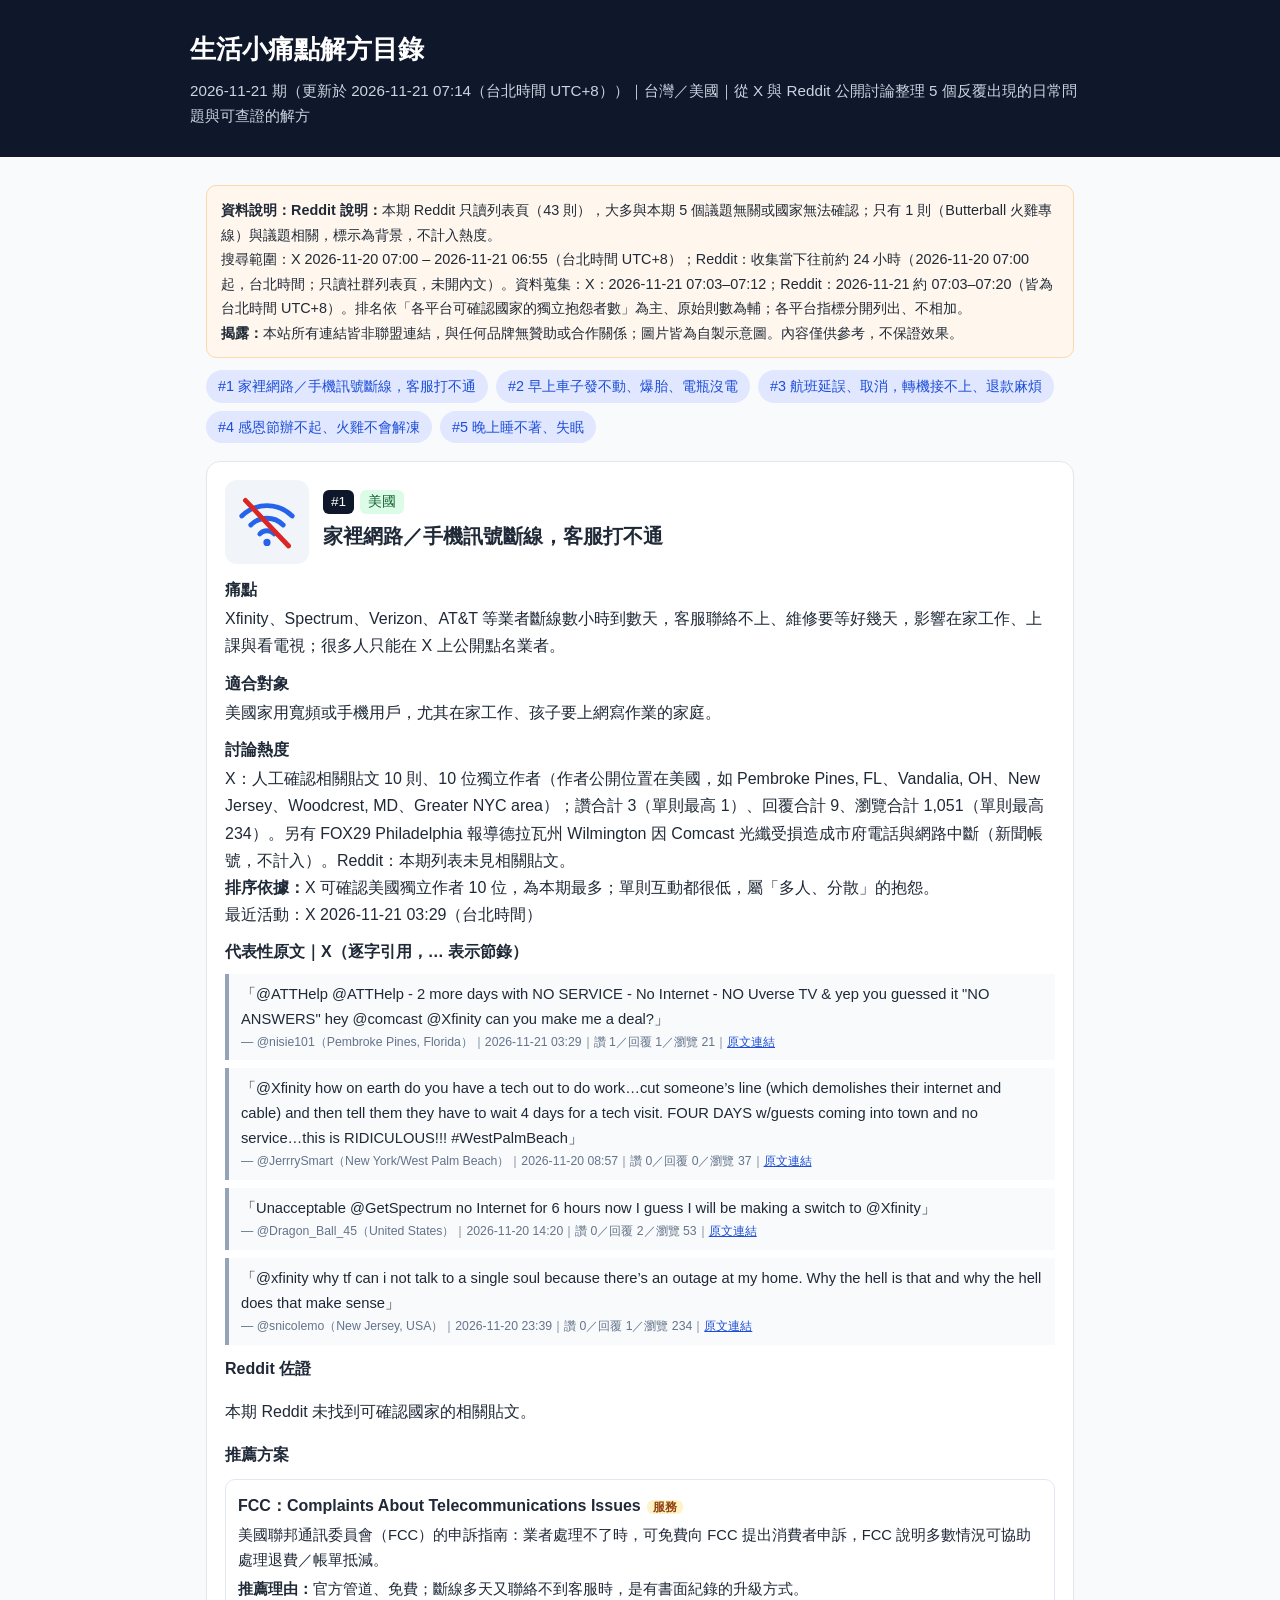
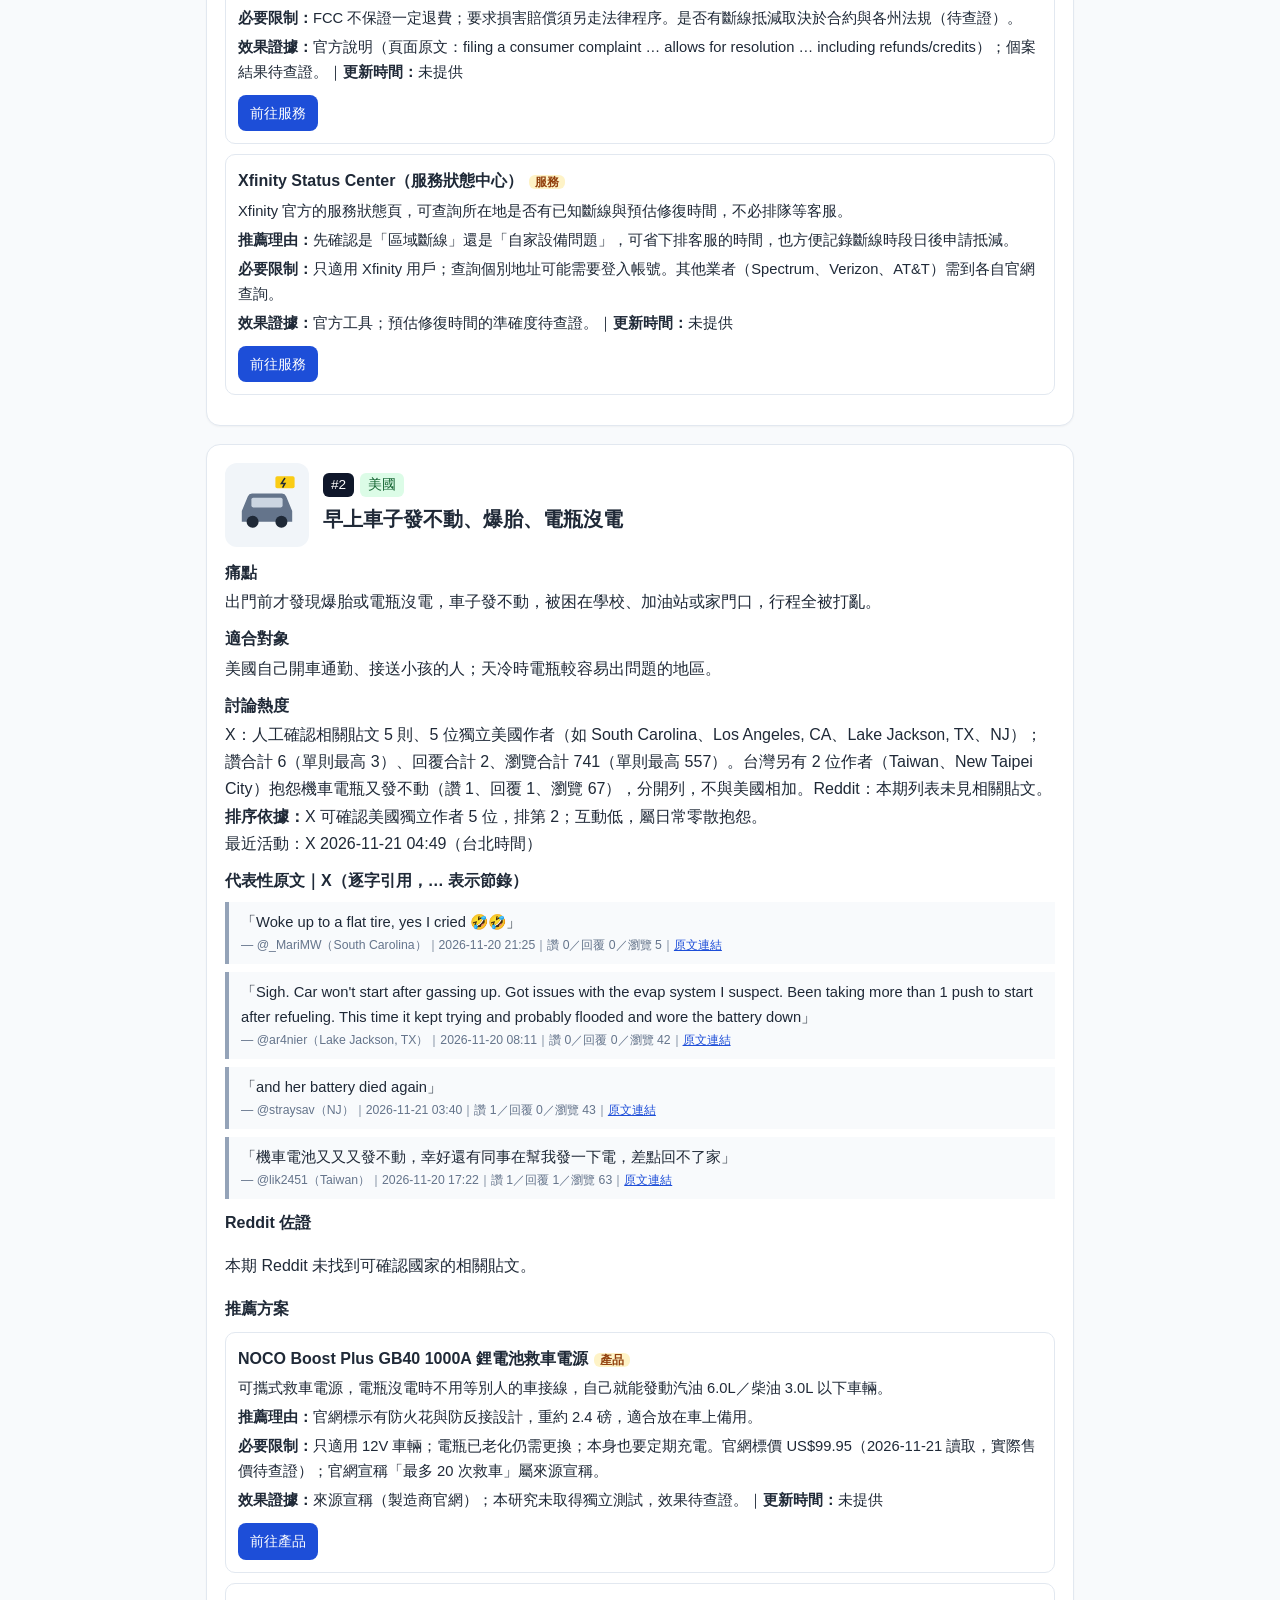
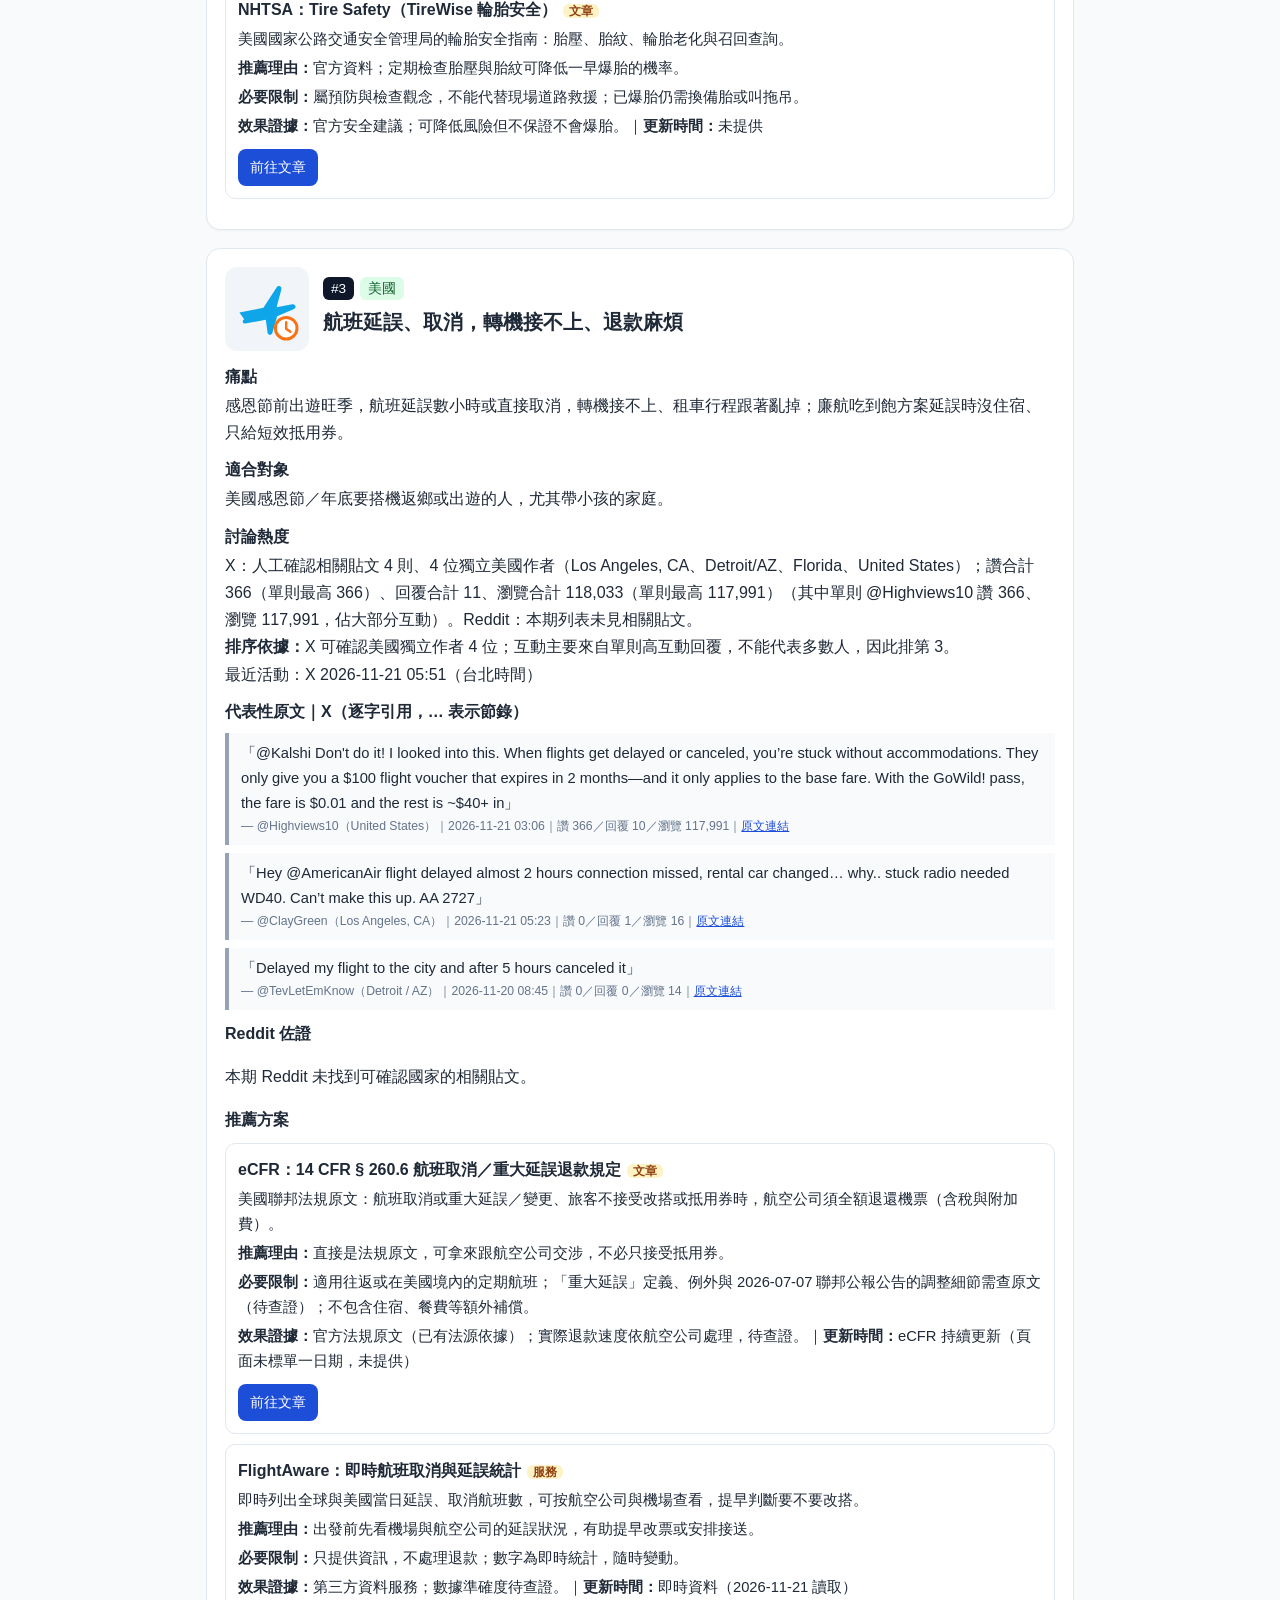
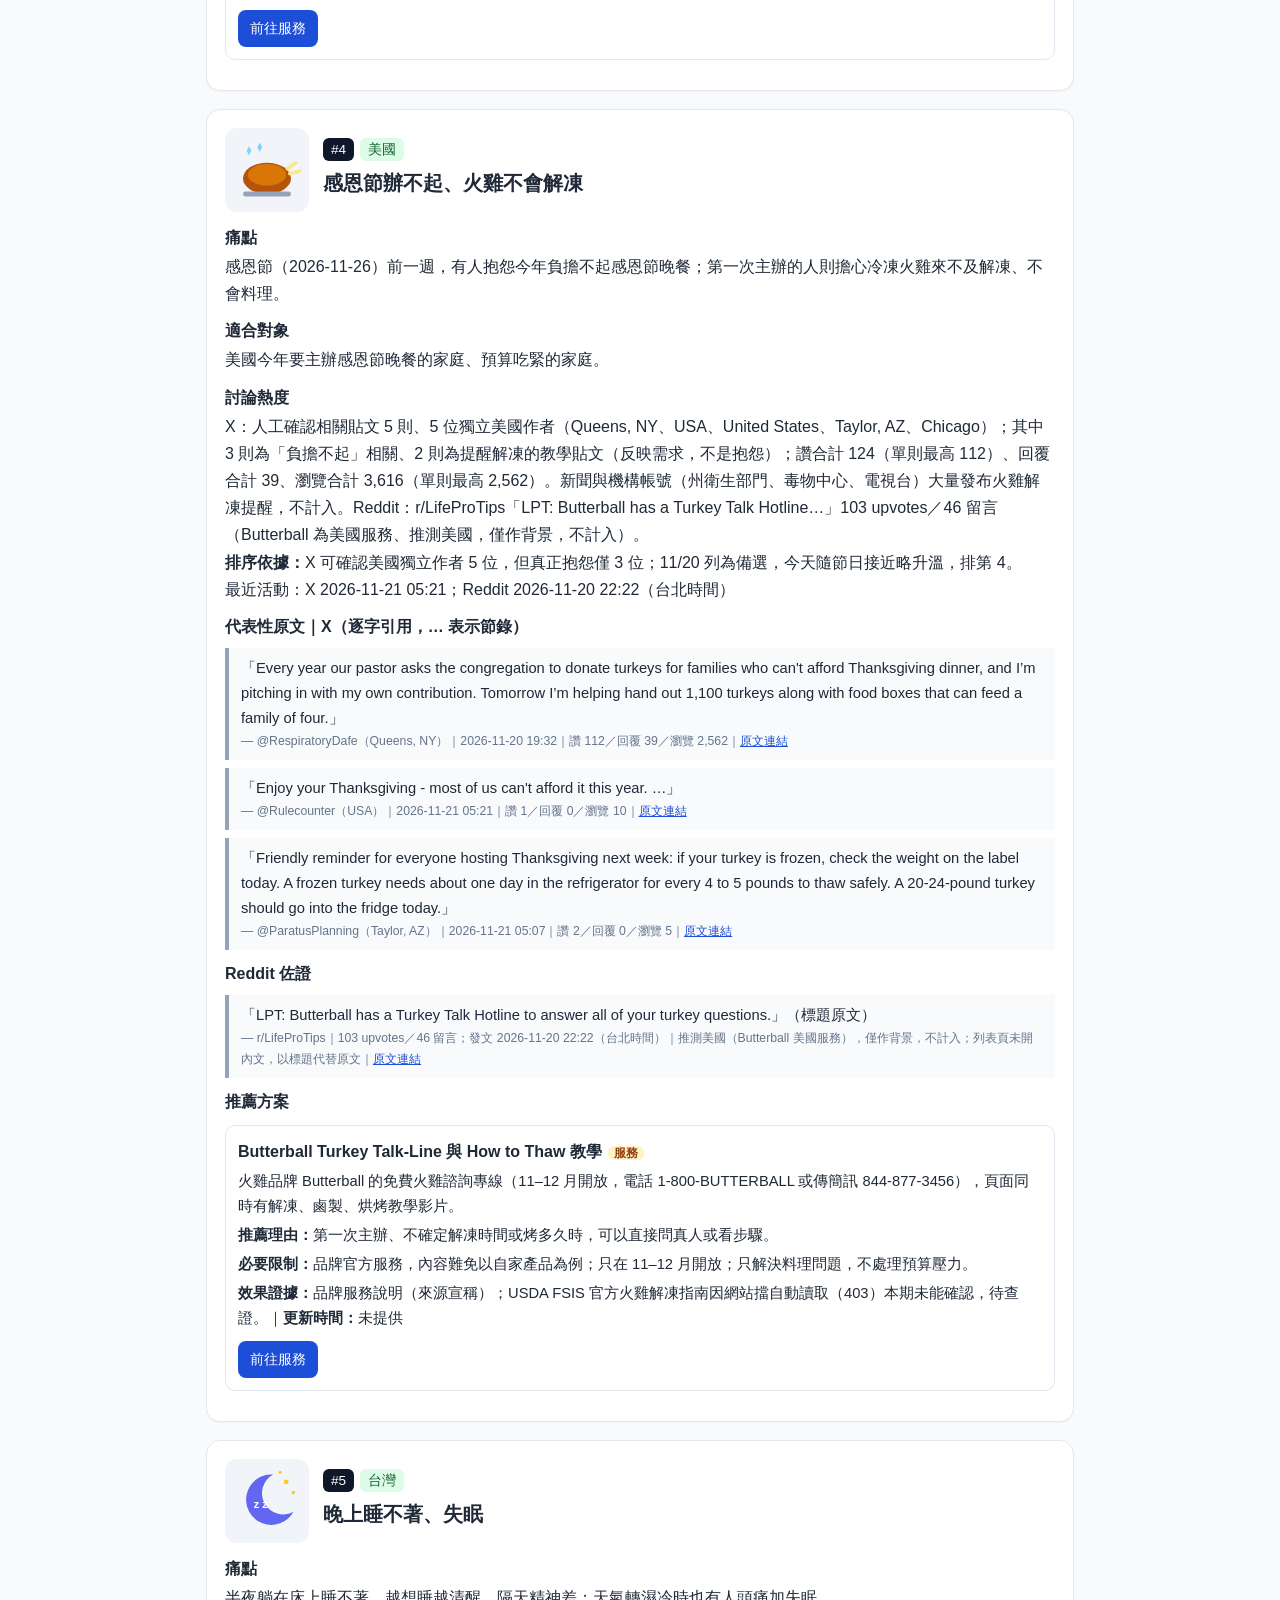
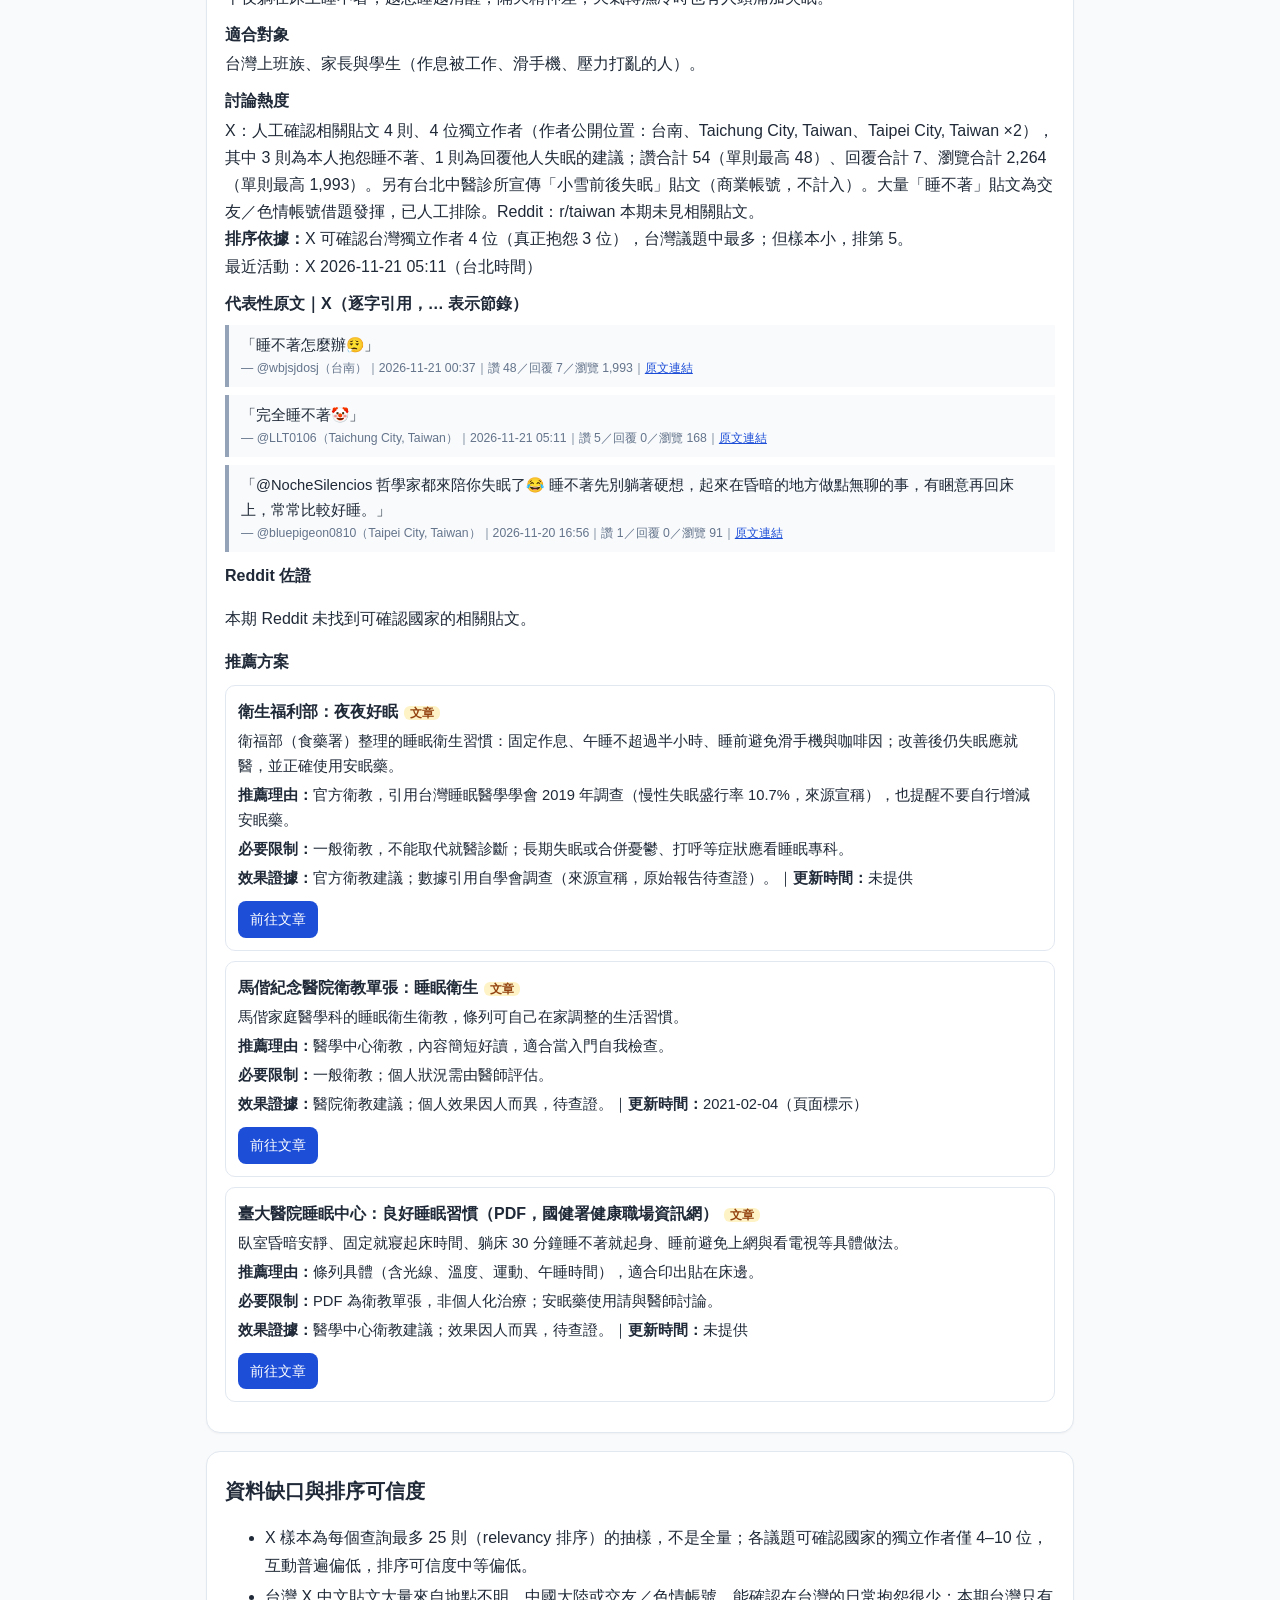
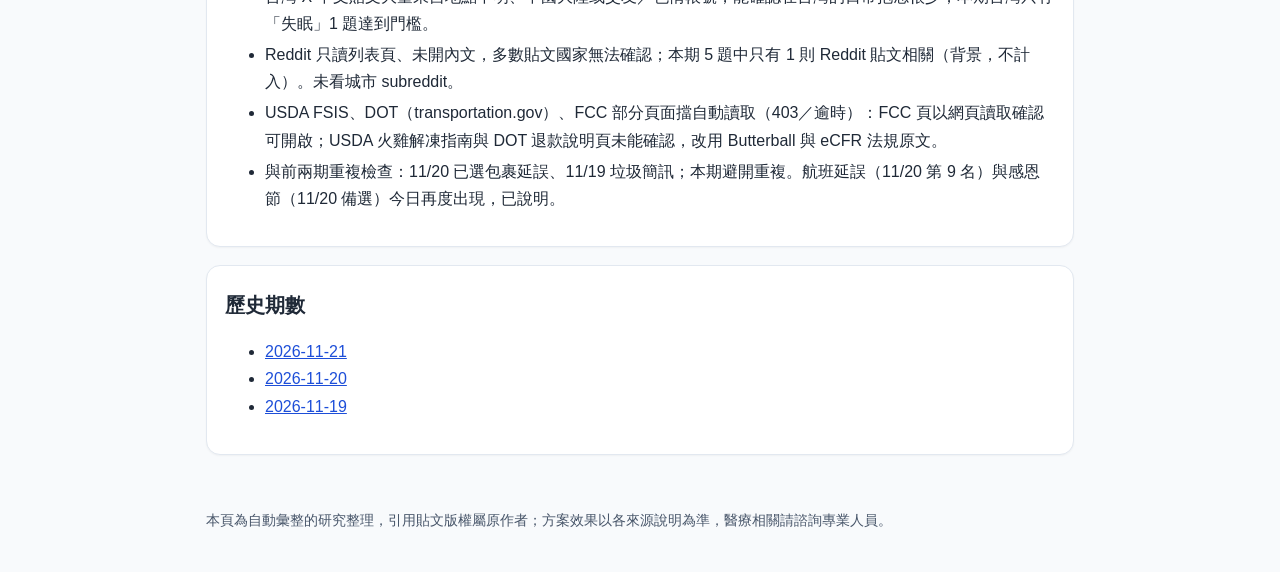
<file: index.html>
<!doctype html><html lang="zh-Hant-TW"><head><meta charset="utf-8"><meta name="viewport" content="width=device-width,initial-scale=1"><title>生活小痛點解方目錄｜2026-11-21</title><meta name="description" content="從 X 討論整理台灣、美國使用者反覆抱怨的生活問題與可查證的解決方案。"><link rel="stylesheet" href="assets/style.css"></head><body>
<header><div class="w"><h1>生活小痛點解方目錄</h1><p>2026-11-21 期（更新於 2026-11-21 07:14（台北時間 UTC+8））｜台灣／美國｜從 X 與 Reddit 公開討論整理 5 個反覆出現的日常問題與可查證的解方</p></div></header><main>
<div class="note"><b>資料說明：</b><b>Reddit 說明：</b>本期 Reddit 只讀列表頁（43 則），大多與本期 5 個議題無關或國家無法確認；只有 1 則（Butterball 火雞專線）與議題相關，標示為背景，不計入熱度。<br>搜尋範圍：X 2026-11-20 07:00 – 2026-11-21 06:55（台北時間 UTC+8）；Reddit：收集當下往前約 24 小時（2026-11-20 07:00 起，台北時間；只讀社群列表頁，未開內文）。資料蒐集：X：2026-11-21 07:03–07:12；Reddit：2026-11-21 約 07:03–07:20（皆為台北時間 UTC+8）。排名依「各平台可確認國家的獨立抱怨者數」為主、原始則數為輔；各平台指標分開列出、不相加。<br><b>揭露：</b>本站所有連結皆非聯盟連結，與任何品牌無贊助或合作關係；圖片皆為自製示意圖。內容僅供參考，不保證效果。</div>
<nav class="toc"><a href="#isp-outage">#1 家裡網路／手機訊號斷線，客服打不通</a><a href="#car-wont-start">#2 早上車子發不動、爆胎、電瓶沒電</a><a href="#flight-delay">#3 航班延誤、取消，轉機接不上、退款麻煩</a><a href="#thanksgiving-turkey">#4 感恩節辦不起、火雞不會解凍</a><a href="#insomnia-tw">#5 晚上睡不著、失眠</a></nav>
<section class="card" id="isp-outage"><div class="head"><svg viewBox="0 0 120 120" role="img" aria-label="網路斷線示意圖"><g fill="none" stroke="#2563eb" stroke-width="8" stroke-linecap="round"><path d="M18 50a60 60 0 0 1 84 0"/><path d="M33 65a38 38 0 0 1 54 0"/><path d="M48 80a16 16 0 0 1 24 0"/></g><circle cx="60" cy="94" r="6" fill="#2563eb"/><line x1="24" y1="24" x2="96" y2="100" stroke="#dc2626" stroke-width="8" stroke-linecap="round"/></svg><div><span class="rank">#1</span><span class="tag">美國</span><h2>家裡網路／手機訊號斷線，客服打不通</h2></div></div><dl>
<dt>痛點</dt><dd>Xfinity、Spectrum、Verizon、AT&amp;T 等業者斷線數小時到數天，客服聯絡不上、維修要等好幾天，影響在家工作、上課與看電視；很多人只能在 X 上公開點名業者。</dd><dt>適合對象</dt><dd>美國家用寬頻或手機用戶，尤其在家工作、孩子要上網寫作業的家庭。</dd><dt>討論熱度</dt><dd>X：人工確認相關貼文 10 則、10 位獨立作者（作者公開位置在美國，如 Pembroke Pines, FL、Vandalia, OH、New Jersey、Woodcrest, MD、Greater NYC area）；讚合計 3（單則最高 1）、回覆合計 9、瀏覽合計 1,051（單則最高 234）。另有 FOX29 Philadelphia 報導德拉瓦州 Wilmington 因 Comcast 光纖受損造成市府電話與網路中斷（新聞帳號，不計入）。Reddit：本期列表未見相關貼文。<br><b>排序依據：</b>X 可確認美國獨立作者 10 位，為本期最多；單則互動都很低，屬「多人、分散」的抱怨。<br>最近活動：X 2026-11-21 03:29（台北時間）</dd><dt>代表性原文｜X（逐字引用，… 表示節錄）</dt><dd>
<blockquote>「@ATTHelp @ATTHelp  - 2 more days with NO SERVICE - No Internet - NO Uverse TV &amp; yep you guessed it &quot;NO ANSWERS&quot; hey @comcast @Xfinity  can you make me a deal?」<small>— @nisie101（Pembroke Pines, Florida）｜2026-11-21 03:29｜讚 1／回覆 1／瀏覽 21｜<a href="https://x.com/nisie101/status/2123861427295305741" target="_blank" rel="noopener">原文連結</a></small></blockquote>
<blockquote>「@Xfinity how on earth do you have a tech out to do work…cut someone’s line (which demolishes their internet and cable) and then tell them they have to wait 4 days for a tech visit.  FOUR DAYS w/guests coming into town and no service…this is RIDICULOUS!!! #WestPalmBeach」<small>— @JerrrySmart（New York/West Palm Beach）｜2026-11-20 08:57｜讚 0／回覆 0／瀏覽 37｜<a href="https://x.com/JerrrySmart/status/2123581357246795895" target="_blank" rel="noopener">原文連結</a></small></blockquote>
<blockquote>「Unacceptable @GetSpectrum no Internet for 6 hours now I guess I will be making  a switch to @Xfinity」<small>— @Dragon_Ball_45（United States）｜2026-11-20 14:20｜讚 0／回覆 2／瀏覽 53｜<a href="https://x.com/Dragon_Ball_45/status/2123662632192241810" target="_blank" rel="noopener">原文連結</a></small></blockquote>
<blockquote>「@xfinity why tf can i not talk to a single soul because there’s an outage at my home. 

Why the hell is that and why the hell does that make sense」<small>— @snicolemo（New Jersey, USA）｜2026-11-20 23:39｜讚 0／回覆 1／瀏覽 234｜<a href="https://x.com/snicolemo/status/2123803445505196128" target="_blank" rel="noopener">原文連結</a></small></blockquote>
</dd><dt>Reddit 佐證</dt><dd>
<p>本期 Reddit 未找到可確認國家的相關貼文。</p>
</dd><dt>推薦方案</dt><dd>
<div class="sol"><h4>FCC：Complaints About Telecommunications Issues<span class="cat">服務</span></h4><p>美國聯邦通訊委員會（FCC）的申訴指南：業者處理不了時，可免費向 FCC 提出消費者申訴，FCC 說明多數情況可協助處理退費／帳單抵減。</p><p><b>推薦理由：</b>官方管道、免費；斷線多天又聯絡不到客服時，是有書面紀錄的升級方式。</p><p><b>必要限制：</b>FCC 不保證一定退費；要求損害賠償須另走法律程序。是否有斷線抵減取決於合約與各州法規（待查證）。</p><p><b>效果證據：</b>官方說明（頁面原文：filing a consumer complaint … allows for resolution … including refunds/credits）；個案結果待查證。｜<b>更新時間：</b>未提供</p><a class="btn" href="https://www.fcc.gov/reports-research/guides/complaints-about-telecommunications-issues" target="_blank" rel="noopener">前往服務</a></div>
<div class="sol"><h4>Xfinity Status Center（服務狀態中心）<span class="cat">服務</span></h4><p>Xfinity 官方的服務狀態頁，可查詢所在地是否有已知斷線與預估修復時間，不必排隊等客服。</p><p><b>推薦理由：</b>先確認是「區域斷線」還是「自家設備問題」，可省下排客服的時間，也方便記錄斷線時段日後申請抵減。</p><p><b>必要限制：</b>只適用 Xfinity 用戶；查詢個別地址可能需要登入帳號。其他業者（Spectrum、Verizon、AT&amp;T）需到各自官網查詢。</p><p><b>效果證據：</b>官方工具；預估修復時間的準確度待查證。｜<b>更新時間：</b>未提供</p><a class="btn" href="https://www.xfinity.com/support/status" target="_blank" rel="noopener">前往服務</a></div>
</dd></dl></section>
<section class="card" id="car-wont-start"><div class="head"><svg viewBox="0 0 120 120" role="img" aria-label="車子發不動示意圖"><path d="M18 70l10-24a8 8 0 0 1 7-5h50a8 8 0 0 1 7 5l10 24v18H18z" fill="#64748b"/><rect x="34" y="48" width="52" height="16" rx="3" fill="#cbd5e1"/><circle cx="36" cy="88" r="10" fill="#1f2937"/><circle cx="84" cy="88" r="10" fill="#1f2937"/><rect x="74" y="12" width="32" height="20" rx="3" fill="#facc15"/><path d="M90 15l-6 9h6l-4 7" fill="none" stroke="#1f2937" stroke-width="2.5"/></svg><div><span class="rank">#2</span><span class="tag">美國</span><h2>早上車子發不動、爆胎、電瓶沒電</h2></div></div><dl>
<dt>痛點</dt><dd>出門前才發現爆胎或電瓶沒電，車子發不動，被困在學校、加油站或家門口，行程全被打亂。</dd><dt>適合對象</dt><dd>美國自己開車通勤、接送小孩的人；天冷時電瓶較容易出問題的地區。</dd><dt>討論熱度</dt><dd>X：人工確認相關貼文 5 則、5 位獨立美國作者（如 South Carolina、Los Angeles, CA、Lake Jackson, TX、NJ）；讚合計 6（單則最高 3）、回覆合計 2、瀏覽合計 741（單則最高 557）。台灣另有 2 位作者（Taiwan、New Taipei City）抱怨機車電瓶又發不動（讚 1、回覆 1、瀏覽 67），分開列，不與美國相加。Reddit：本期列表未見相關貼文。<br><b>排序依據：</b>X 可確認美國獨立作者 5 位，排第 2；互動低，屬日常零散抱怨。<br>最近活動：X 2026-11-21 04:49（台北時間）</dd><dt>代表性原文｜X（逐字引用，… 表示節錄）</dt><dd>
<blockquote>「Woke up to a flat tire, yes I cried 🤣🤣」<small>— @_MariMW（South Carolina）｜2026-11-20 21:25｜讚 0／回覆 0／瀏覽 5｜<a href="https://x.com/_MariMW/status/2123769802720202763" target="_blank" rel="noopener">原文連結</a></small></blockquote>
<blockquote>「Sigh. Car won&#x27;t start after gassing up. Got issues with the evap system I suspect. Been taking more than 1 push to start after refueling. This time it kept trying and probably flooded and wore the battery down」<small>— @ar4nier（Lake Jackson, TX）｜2026-11-20 08:11｜讚 0／回覆 0／瀏覽 42｜<a href="https://x.com/ar4nier/status/2123569862991643129" target="_blank" rel="noopener">原文連結</a></small></blockquote>
<blockquote>「and her battery died again」<small>— @straysav（NJ）｜2026-11-21 03:40｜讚 1／回覆 0／瀏覽 43｜<a href="https://x.com/straysav/status/2123864156852113475" target="_blank" rel="noopener">原文連結</a></small></blockquote>
<blockquote>「機車電池又又又發不動，幸好還有同事在幫我發一下電，差點回不了家」<small>— @lik2451（Taiwan）｜2026-11-20 17:22｜讚 1／回覆 1／瀏覽 63｜<a href="https://x.com/lik2451/status/2123708458499449037" target="_blank" rel="noopener">原文連結</a></small></blockquote>
</dd><dt>Reddit 佐證</dt><dd>
<p>本期 Reddit 未找到可確認國家的相關貼文。</p>
</dd><dt>推薦方案</dt><dd>
<div class="sol"><h4>NOCO Boost Plus GB40 1000A 鋰電池救車電源<span class="cat">產品</span></h4><p>可攜式救車電源，電瓶沒電時不用等別人的車接線，自己就能發動汽油 6.0L／柴油 3.0L 以下車輛。</p><p><b>推薦理由：</b>官網標示有防火花與防反接設計，重約 2.4 磅，適合放在車上備用。</p><p><b>必要限制：</b>只適用 12V 車輛；電瓶已老化仍需更換；本身也要定期充電。官網標價 US$99.95（2026-11-21 讀取，實際售價待查證）；官網宣稱「最多 20 次救車」屬來源宣稱。</p><p><b>效果證據：</b>來源宣稱（製造商官網）；本研究未取得獨立測試，效果待查證。｜<b>更新時間：</b>未提供</p><a class="btn" href="https://no.co/gb40" target="_blank" rel="noopener">前往產品</a></div>
<div class="sol"><h4>NHTSA：Tire Safety（TireWise 輪胎安全）<span class="cat">文章</span></h4><p>美國國家公路交通安全管理局的輪胎安全指南：胎壓、胎紋、輪胎老化與召回查詢。</p><p><b>推薦理由：</b>官方資料；定期檢查胎壓與胎紋可降低一早爆胎的機率。</p><p><b>必要限制：</b>屬預防與檢查觀念，不能代替現場道路救援；已爆胎仍需換備胎或叫拖吊。</p><p><b>效果證據：</b>官方安全建議；可降低風險但不保證不會爆胎。｜<b>更新時間：</b>未提供</p><a class="btn" href="https://www.nhtsa.gov/equipment/tires" target="_blank" rel="noopener">前往文章</a></div>
</dd></dl></section>
<section class="card" id="flight-delay"><div class="head"><svg viewBox="0 0 120 120" role="img" aria-label="航班延誤示意圖"><path d="M14 66l40-8 22-34c3-4 9-2 8 3l-8 30 26-5c5-1 8 5 3 8l-28 12-8 28c-1 4-7 4-8 0l-3-22-34 6c-5 1-6-5-2-7z" fill="#0ea5e9"/><circle cx="92" cy="92" r="18" fill="#fff" stroke="#f97316" stroke-width="5"/><path d="M92 82v11l7 5" fill="none" stroke="#f97316" stroke-width="4" stroke-linecap="round"/></svg><div><span class="rank">#3</span><span class="tag">美國</span><h2>航班延誤、取消，轉機接不上、退款麻煩</h2></div></div><dl>
<dt>痛點</dt><dd>感恩節前出遊旺季，航班延誤數小時或直接取消，轉機接不上、租車行程跟著亂掉；廉航吃到飽方案延誤時沒住宿、只給短效抵用券。</dd><dt>適合對象</dt><dd>美國感恩節／年底要搭機返鄉或出遊的人，尤其帶小孩的家庭。</dd><dt>討論熱度</dt><dd>X：人工確認相關貼文 4 則、4 位獨立美國作者（Los Angeles, CA、Detroit/AZ、Florida、United States）；讚合計 366（單則最高 366）、回覆合計 11、瀏覽合計 118,033（單則最高 117,991）（其中單則 @Highviews10 讚 366、瀏覽 117,991，佔大部分互動）。Reddit：本期列表未見相關貼文。<br><b>排序依據：</b>X 可確認美國獨立作者 4 位；互動主要來自單則高互動回覆，不能代表多數人，因此排第 3。<br>最近活動：X 2026-11-21 05:51（台北時間）</dd><dt>代表性原文｜X（逐字引用，… 表示節錄）</dt><dd>
<blockquote>「@Kalshi Don&#x27;t do it! I looked into this. When flights get delayed or canceled, you’re stuck without accommodations. They only give you a $100 flight voucher that expires in 2 months—and it only applies to the base fare. With the GoWild! pass, the fare is $0.01 and the rest is ~$40+ in」<small>— @Highviews10（United States）｜2026-11-21 03:06｜讚 366／回覆 10／瀏覽 117,991｜<a href="https://x.com/Highviews10/status/2123855643366818243" target="_blank" rel="noopener">原文連結</a></small></blockquote>
<blockquote>「Hey @AmericanAir flight delayed almost 2 hours connection missed, rental car changed… why.. stuck radio needed WD40. Can’t make this up. AA 2727」<small>— @ClayGreen（Los Angeles, CA）｜2026-11-21 05:23｜讚 0／回覆 1／瀏覽 16｜<a href="https://x.com/ClayGreen/status/2123890077462102249" target="_blank" rel="noopener">原文連結</a></small></blockquote>
<blockquote>「Delayed my flight to the city and after 5 hours canceled it」<small>— @TevLetEmKnow（Detroit / AZ）｜2026-11-20 08:45｜讚 0／回覆 0／瀏覽 14｜<a href="https://x.com/TevLetEmKnow/status/2123578491866415604" target="_blank" rel="noopener">原文連結</a></small></blockquote>
</dd><dt>Reddit 佐證</dt><dd>
<p>本期 Reddit 未找到可確認國家的相關貼文。</p>
</dd><dt>推薦方案</dt><dd>
<div class="sol"><h4>eCFR：14 CFR § 260.6 航班取消／重大延誤退款規定<span class="cat">文章</span></h4><p>美國聯邦法規原文：航班取消或重大延誤／變更、旅客不接受改搭或抵用券時，航空公司須全額退還機票（含稅與附加費）。</p><p><b>推薦理由：</b>直接是法規原文，可拿來跟航空公司交涉，不必只接受抵用券。</p><p><b>必要限制：</b>適用往返或在美國境內的定期航班；「重大延誤」定義、例外與 2026-07-07 聯邦公報公告的調整細節需查原文（待查證）；不包含住宿、餐費等額外補償。</p><p><b>效果證據：</b>官方法規原文（已有法源依據）；實際退款速度依航空公司處理，待查證。｜<b>更新時間：</b>eCFR 持續更新（頁面未標單一日期，未提供）</p><a class="btn" href="https://www.ecfr.gov/current/title-14/chapter-II/subchapter-A/part-260/section-260.6" target="_blank" rel="noopener">前往文章</a></div>
<div class="sol"><h4>FlightAware：即時航班取消與延誤統計<span class="cat">服務</span></h4><p>即時列出全球與美國當日延誤、取消航班數，可按航空公司與機場查看，提早判斷要不要改搭。</p><p><b>推薦理由：</b>出發前先看機場與航空公司的延誤狀況，有助提早改票或安排接送。</p><p><b>必要限制：</b>只提供資訊，不處理退款；數字為即時統計，隨時變動。</p><p><b>效果證據：</b>第三方資料服務；數據準確度待查證。｜<b>更新時間：</b>即時資料（2026-11-21 讀取）</p><a class="btn" href="https://www.flightaware.com/live/cancelled" target="_blank" rel="noopener">前往服務</a></div>
</dd></dl></section>
<section class="card" id="thanksgiving-turkey"><div class="head"><svg viewBox="0 0 120 120" role="img" aria-label="感恩節火雞示意圖"><ellipse cx="60" cy="74" rx="40" ry="26" fill="#b45309"/><ellipse cx="60" cy="68" rx="32" ry="18" fill="#d97706"/><rect x="20" y="96" width="80" height="8" rx="4" fill="#94a3b8"/><path d="M94 58l14-10M98 66l16-4" stroke="#fde68a" stroke-width="6" stroke-linecap="round"/><g fill="#7dd3fc"><path d="M30 20l4 8-4 8-4-8z"/><path d="M48 14l4 8-4 8-4-8z"/></g></svg><div><span class="rank">#4</span><span class="tag">美國</span><h2>感恩節辦不起、火雞不會解凍</h2></div></div><dl>
<dt>痛點</dt><dd>感恩節（2026-11-26）前一週，有人抱怨今年負擔不起感恩節晚餐；第一次主辦的人則擔心冷凍火雞來不及解凍、不會料理。</dd><dt>適合對象</dt><dd>美國今年要主辦感恩節晚餐的家庭、預算吃緊的家庭。</dd><dt>討論熱度</dt><dd>X：人工確認相關貼文 5 則、5 位獨立美國作者（Queens, NY、USA、United States、Taylor, AZ、Chicago）；其中 3 則為「負擔不起」相關、2 則為提醒解凍的教學貼文（反映需求，不是抱怨）；讚合計 124（單則最高 112）、回覆合計 39、瀏覽合計 3,616（單則最高 2,562）。新聞與機構帳號（州衛生部門、毒物中心、電視台）大量發布火雞解凍提醒，不計入。Reddit：r/LifeProTips「LPT: Butterball has a Turkey Talk Hotline…」103 upvotes／46 留言（Butterball 為美國服務、推測美國，僅作背景，不計入）。<br><b>排序依據：</b>X 可確認美國獨立作者 5 位，但真正抱怨僅 3 位；11/20 列為備選，今天隨節日接近略升溫，排第 4。<br>最近活動：X 2026-11-21 05:21；Reddit 2026-11-20 22:22（台北時間）</dd><dt>代表性原文｜X（逐字引用，… 表示節錄）</dt><dd>
<blockquote>「Every year our pastor asks the congregation to donate turkeys for families who can&#x27;t afford Thanksgiving dinner, and I’m pitching in with my own contribution. Tomorrow I’m helping hand out 1,100 turkeys along with food boxes that can feed a family of four.」<small>— @RespiratoryDafe（Queens, NY）｜2026-11-20 19:32｜讚 112／回覆 39／瀏覽 2,562｜<a href="https://x.com/RespiratoryDafe/status/2123741252545900858" target="_blank" rel="noopener">原文連結</a></small></blockquote>
<blockquote>「Enjoy your Thanksgiving - most of us can&#x27;t afford it this year. …」<small>— @Rulecounter（USA）｜2026-11-21 05:21｜讚 1／回覆 0／瀏覽 10｜<a href="https://x.com/Rulecounter/status/2123889449721626772" target="_blank" rel="noopener">原文連結</a></small></blockquote>
<blockquote>「Friendly reminder for everyone hosting Thanksgiving next week: if your turkey is frozen, check the weight on the label today.

A frozen turkey needs about one day in the refrigerator for every 4 to 5 pounds to thaw safely. A 20-24-pound turkey should go into the fridge today.」<small>— @ParatusPlanning（Taylor, AZ）｜2026-11-21 05:07｜讚 2／回覆 0／瀏覽 5｜<a href="https://x.com/ParatusPlanning/status/2123885937788965010" target="_blank" rel="noopener">原文連結</a></small></blockquote>
</dd><dt>Reddit 佐證</dt><dd>
<blockquote>「LPT: Butterball has a Turkey Talk Hotline to answer all of your turkey questions.」（標題原文）<small>— r/LifeProTips｜103 upvotes／46 留言；發文 2026-11-20 22:22（台北時間）｜推測美國（Butterball 美國服務），僅作背景，不計入；列表頁未開內文，以標題代替原文｜<a href="https://www.reddit.com/r/LifeProTips/comments/1y14pq9/" target="_blank" rel="noopener">原文連結</a></small></blockquote>
</dd><dt>推薦方案</dt><dd>
<div class="sol"><h4>Butterball Turkey Talk-Line 與 How to Thaw 教學<span class="cat">服務</span></h4><p>火雞品牌 Butterball 的免費火雞諮詢專線（11–12 月開放，電話 1-800-BUTTERBALL 或傳簡訊 844-877-3456），頁面同時有解凍、鹵製、烘烤教學影片。</p><p><b>推薦理由：</b>第一次主辦、不確定解凍時間或烤多久時，可以直接問真人或看步驟。</p><p><b>必要限制：</b>品牌官方服務，內容難免以自家產品為例；只在 11–12 月開放；只解決料理問題，不處理預算壓力。</p><p><b>效果證據：</b>品牌服務說明（來源宣稱）；USDA FSIS 官方火雞解凍指南因網站擋自動讀取（403）本期未能確認，待查證。｜<b>更新時間：</b>未提供</p><a class="btn" href="https://www.butterball.com/turkey-talk-line" target="_blank" rel="noopener">前往服務</a></div>
</dd></dl></section>
<section class="card" id="insomnia-tw"><div class="head"><svg viewBox="0 0 120 120" role="img" aria-label="失眠睡不著示意圖"><path d="M70 16a42 42 0 1 0 34 62A34 34 0 0 1 70 16z" fill="#6366f1"/><g fill="#facc15"><circle cx="92" cy="28" r="4"/><circle cx="104" cy="46" r="3"/><circle cx="82" cy="12" r="2.5"/></g><text x="38" y="72" font-size="18" fill="#fff" font-family="sans-serif" font-weight="700">z z</text></svg><div><span class="rank">#5</span><span class="tag">台灣</span><h2>晚上睡不著、失眠</h2></div></div><dl>
<dt>痛點</dt><dd>半夜躺在床上睡不著，越想睡越清醒，隔天精神差；天氣轉濕冷時也有人頭痛加失眠。</dd><dt>適合對象</dt><dd>台灣上班族、家長與學生（作息被工作、滑手機、壓力打亂的人）。</dd><dt>討論熱度</dt><dd>X：人工確認相關貼文 4 則、4 位獨立作者（作者公開位置：台南、Taichung City, Taiwan、Taipei City, Taiwan ×2），其中 3 則為本人抱怨睡不著、1 則為回覆他人失眠的建議；讚合計 54（單則最高 48）、回覆合計 7、瀏覽合計 2,264（單則最高 1,993）。另有台北中醫診所宣傳「小雪前後失眠」貼文（商業帳號，不計入）。大量「睡不著」貼文為交友／色情帳號借題發揮，已人工排除。Reddit：r/taiwan 本期未見相關貼文。<br><b>排序依據：</b>X 可確認台灣獨立作者 4 位（真正抱怨 3 位），台灣議題中最多；但樣本小，排第 5。<br>最近活動：X 2026-11-21 05:11（台北時間）</dd><dt>代表性原文｜X（逐字引用，… 表示節錄）</dt><dd>
<blockquote>「睡不著怎麼辦😮‍💨」<small>— @wbjsjdosj（台南）｜2026-11-21 00:37｜讚 48／回覆 7／瀏覽 1,993｜<a href="https://x.com/wbjsjdosj/status/2123817907402703086" target="_blank" rel="noopener">原文連結</a></small></blockquote>
<blockquote>「完全睡不著🤡」<small>— @LLT0106（Taichung City, Taiwan）｜2026-11-21 05:11｜讚 5／回覆 0／瀏覽 168｜<a href="https://x.com/LLT0106/status/2123886942878339184" target="_blank" rel="noopener">原文連結</a></small></blockquote>
<blockquote>「@NocheSilencios 哲學家都來陪你失眠了😂 睡不著先別躺著硬想，起來在昏暗的地方做點無聊的事，有睏意再回床上，常常比較好睡。」<small>— @bluepigeon0810（Taipei City, Taiwan）｜2026-11-20 16:56｜讚 1／回覆 0／瀏覽 91｜<a href="https://x.com/bluepigeon0810/status/2123701933986996310" target="_blank" rel="noopener">原文連結</a></small></blockquote>
</dd><dt>Reddit 佐證</dt><dd>
<p>本期 Reddit 未找到可確認國家的相關貼文。</p>
</dd><dt>推薦方案</dt><dd>
<div class="sol"><h4>衛生福利部：夜夜好眠<span class="cat">文章</span></h4><p>衛福部（食藥署）整理的睡眠衛生習慣：固定作息、午睡不超過半小時、睡前避免滑手機與咖啡因；改善後仍失眠應就醫，並正確使用安眠藥。</p><p><b>推薦理由：</b>官方衛教，引用台灣睡眠醫學學會 2019 年調查（慢性失眠盛行率 10.7%，來源宣稱），也提醒不要自行增減安眠藥。</p><p><b>必要限制：</b>一般衛教，不能取代就醫診斷；長期失眠或合併憂鬱、打呼等症狀應看睡眠專科。</p><p><b>效果證據：</b>官方衛教建議；數據引用自學會調查（來源宣稱，原始報告待查證）。｜<b>更新時間：</b>未提供</p><a class="btn" href="https://www.mohw.gov.tw/cp-2704-55275-1.html" target="_blank" rel="noopener">前往文章</a></div>
<div class="sol"><h4>馬偕紀念醫院衛教單張：睡眠衛生<span class="cat">文章</span></h4><p>馬偕家庭醫學科的睡眠衛生衛教，條列可自己在家調整的生活習慣。</p><p><b>推薦理由：</b>醫學中心衛教，內容簡短好讀，適合當入門自我檢查。</p><p><b>必要限制：</b>一般衛教；個人狀況需由醫師評估。</p><p><b>效果證據：</b>醫院衛教建議；個人效果因人而異，待查證。｜<b>更新時間：</b>2021-02-04（頁面標示）</p><a class="btn" href="https://www.mmh.org.tw/know_health_view.php?docid=925" target="_blank" rel="noopener">前往文章</a></div>
<div class="sol"><h4>臺大醫院睡眠中心：良好睡眠習慣（PDF，國健署健康職場資訊網）<span class="cat">文章</span></h4><p>臥室昏暗安靜、固定就寢起床時間、躺床 30 分鐘睡不著就起身、睡前避免上網與看電視等具體做法。</p><p><b>推薦理由：</b>條列具體（含光線、溫度、運動、午睡時間），適合印出貼在床邊。</p><p><b>必要限制：</b>PDF 為衛教單張，非個人化治療；安眠藥使用請與醫師討論。</p><p><b>效果證據：</b>醫學中心衛教建議；效果因人而異，待查證。｜<b>更新時間：</b>未提供</p><a class="btn" href="https://health.hpa.gov.tw/common/Download.ashx?f=b3cc6a06-bd4c-4350-8a86-873b928d28ba.pdf&o=%E8%87%BA%E5%A4%A7%E9%86%AB%E9%99%A2+%E7%9D%A1%E7%9C%A0%E4%B8%AD%E5%BF%83_%E8%89%AF%E5%A5%BD%E7%9D%A1%E7%9C%A0%E7%BF%92%E6%85%A3.pdf" target="_blank" rel="noopener">前往文章</a></div>
</dd></dl></section>
<section class="card"><h2>資料缺口與排序可信度</h2><ul class="gaps"><li>X 樣本為每個查詢最多 25 則（relevancy 排序）的抽樣，不是全量；各議題可確認國家的獨立作者僅 4–10 位，互動普遍偏低，排序可信度中等偏低。</li><li>台灣 X 中文貼文大量來自地點不明、中國大陸或交友／色情帳號，能確認在台灣的日常抱怨很少；本期台灣只有「失眠」1 題達到門檻。</li><li>Reddit 只讀列表頁、未開內文，多數貼文國家無法確認；本期 5 題中只有 1 則 Reddit 貼文相關（背景，不計入）。未看城市 subreddit。</li><li>USDA FSIS、DOT（transportation.gov）、FCC 部分頁面擋自動讀取（403／逾時）：FCC 頁以網頁讀取確認可開啟；USDA 火雞解凍指南與 DOT 退款說明頁未能確認，改用 Butterball 與 eCFR 法規原文。</li><li>與前兩期重複檢查：11/20 已選包裹延誤、11/19 垃圾簡訊；本期避開重複。航班延誤（11/20 第 9 名）與感恩節（11/20 備選）今日再度出現，已說明。</li></ul></section>
<section class="card"><h2>歷史期數</h2><ul><li><a href="issues/2026-11-21.html">2026-11-21</a></li><li><a href="issues/2026-11-20.html">2026-11-20</a></li><li><a href="issues/2026-11-19.html">2026-11-19</a></li></ul></section>
</main><footer>本頁為自動彙整的研究整理，引用貼文版權屬原作者；方案效果以各來源說明為準，醫療相關請諮詢專業人員。</footer></body></html>
</file>
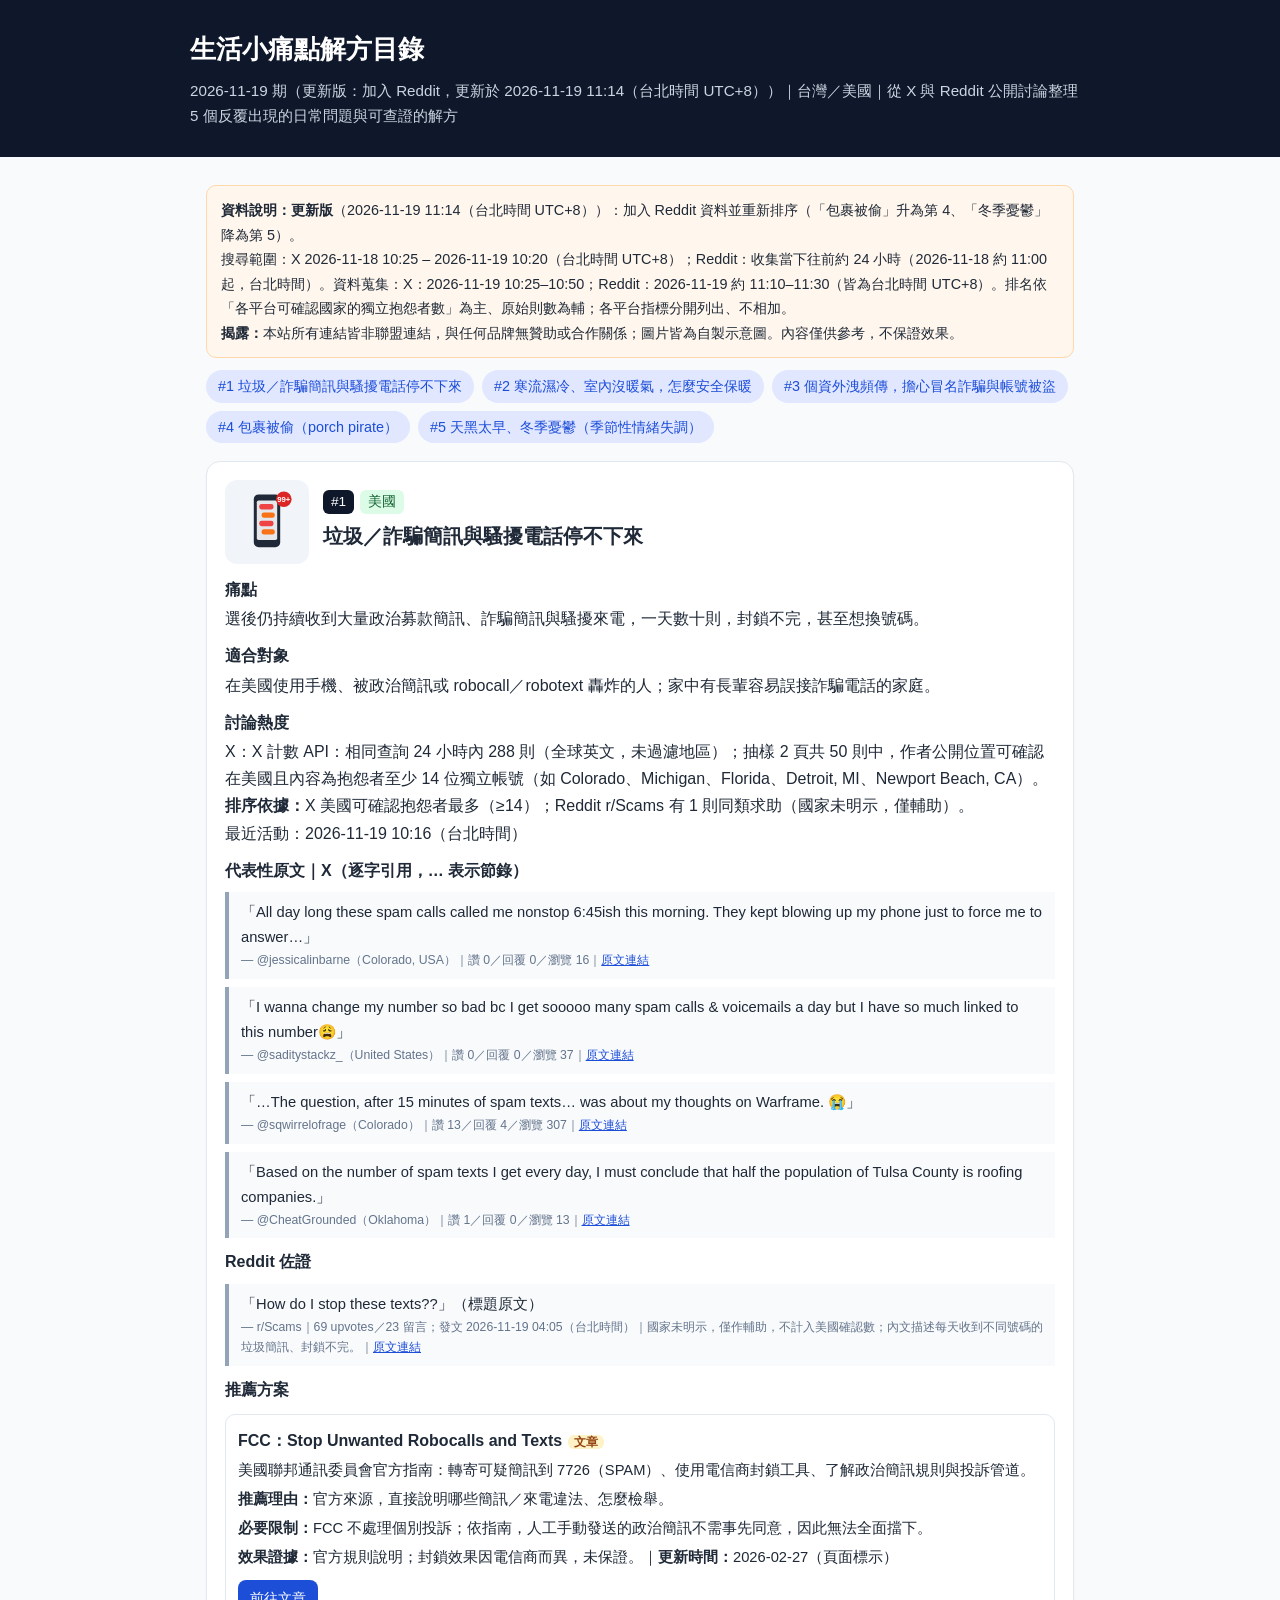
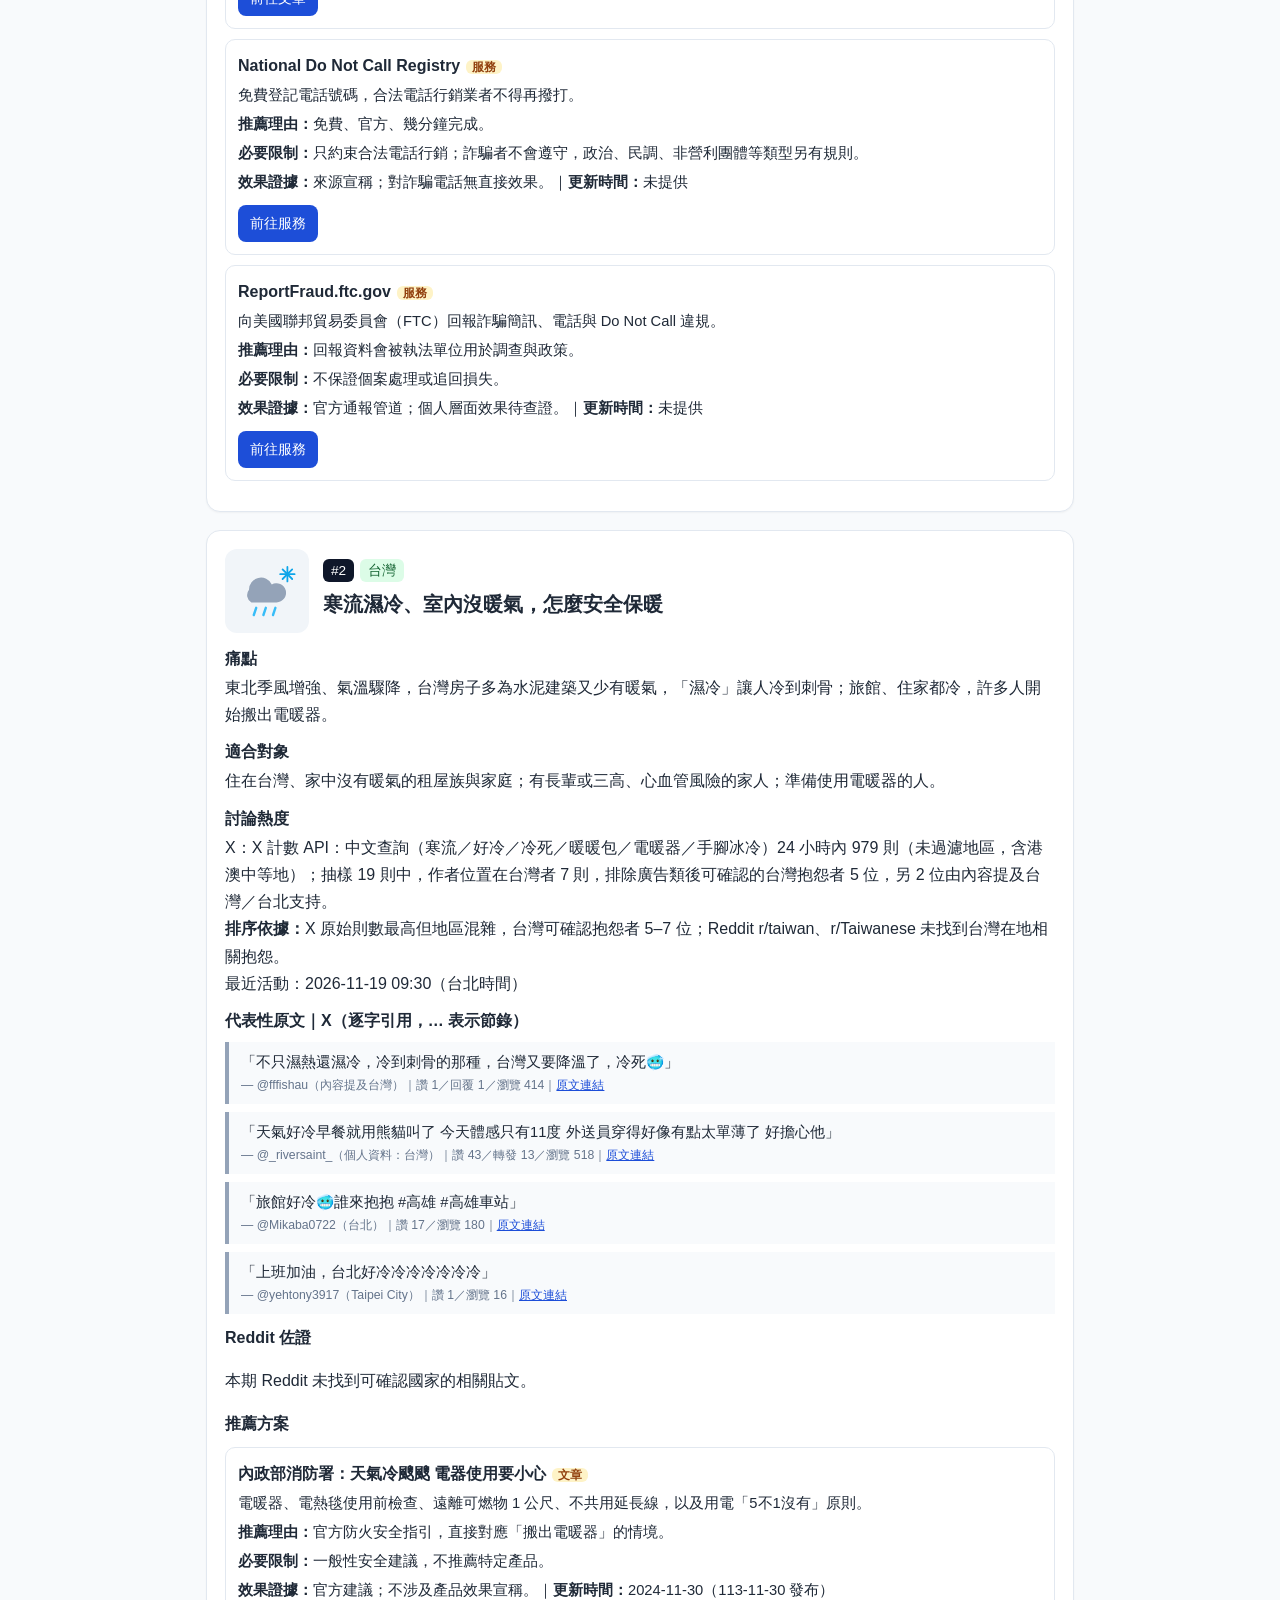
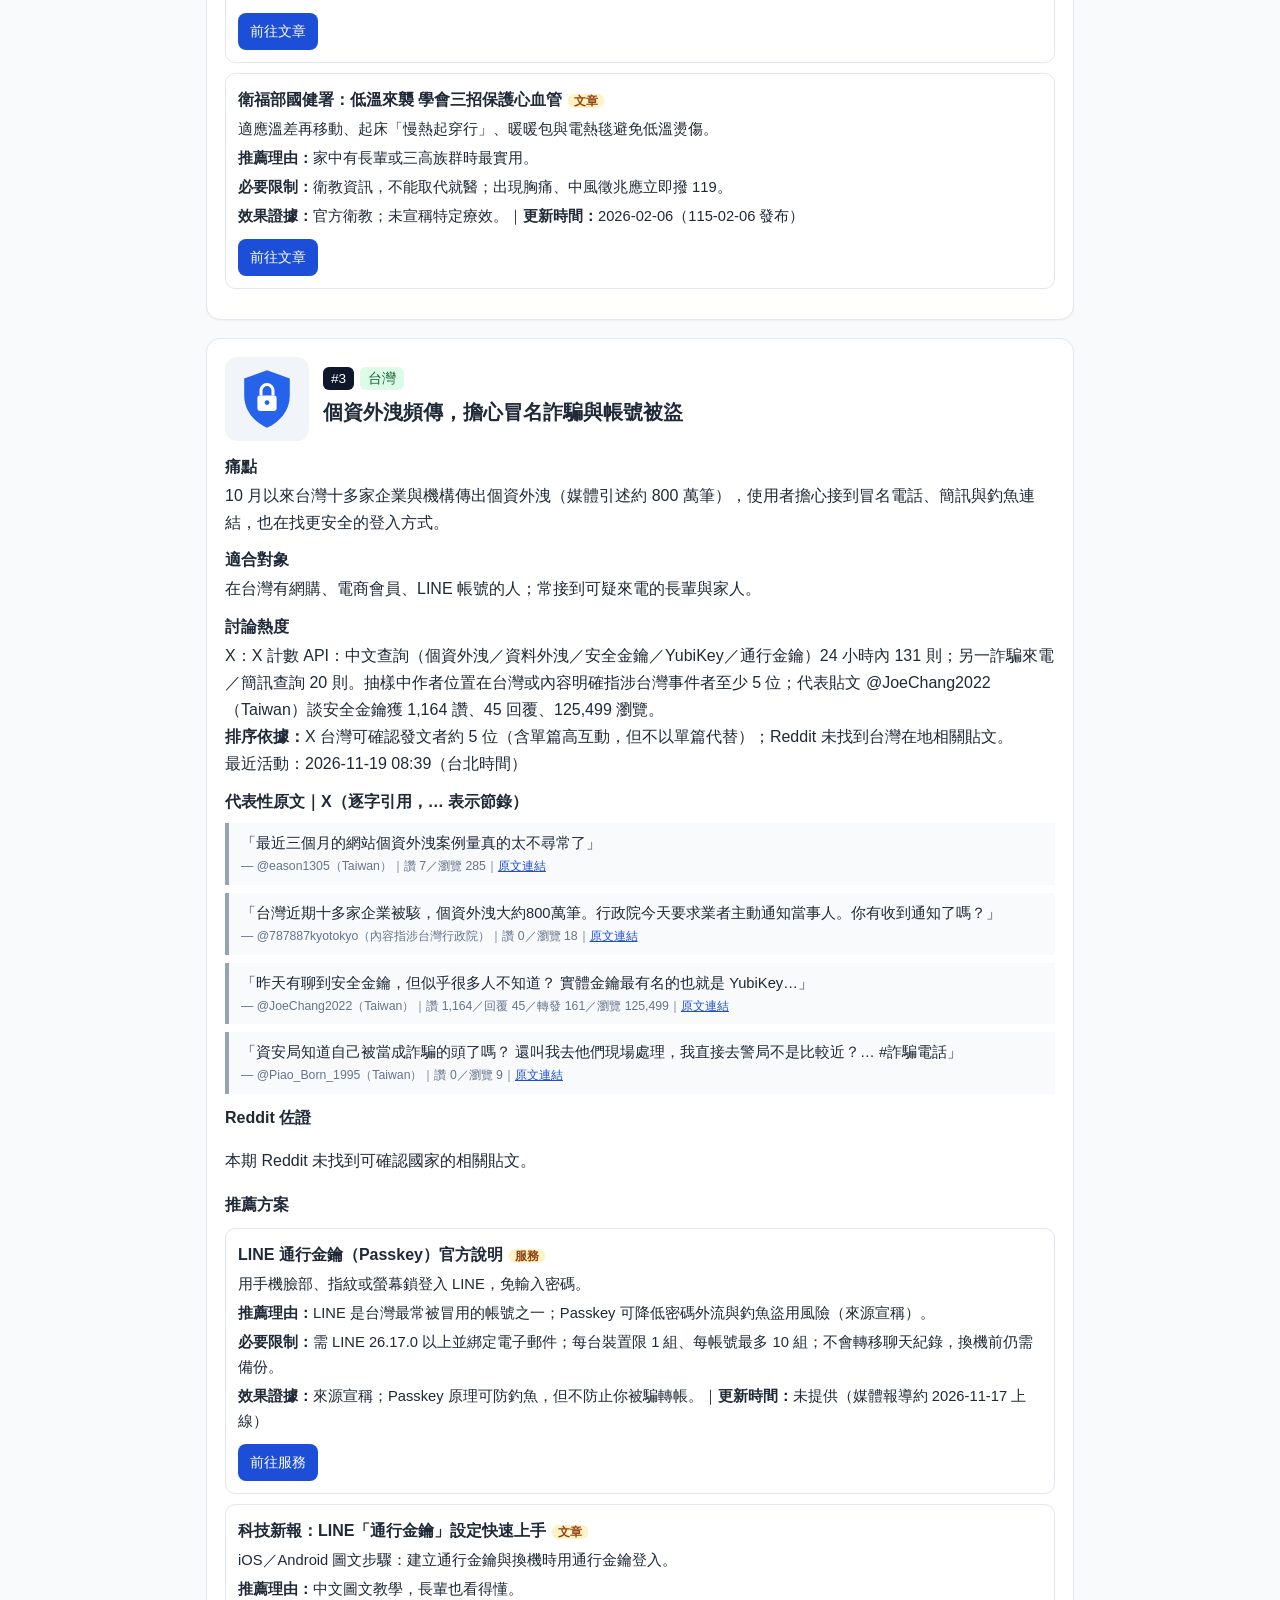
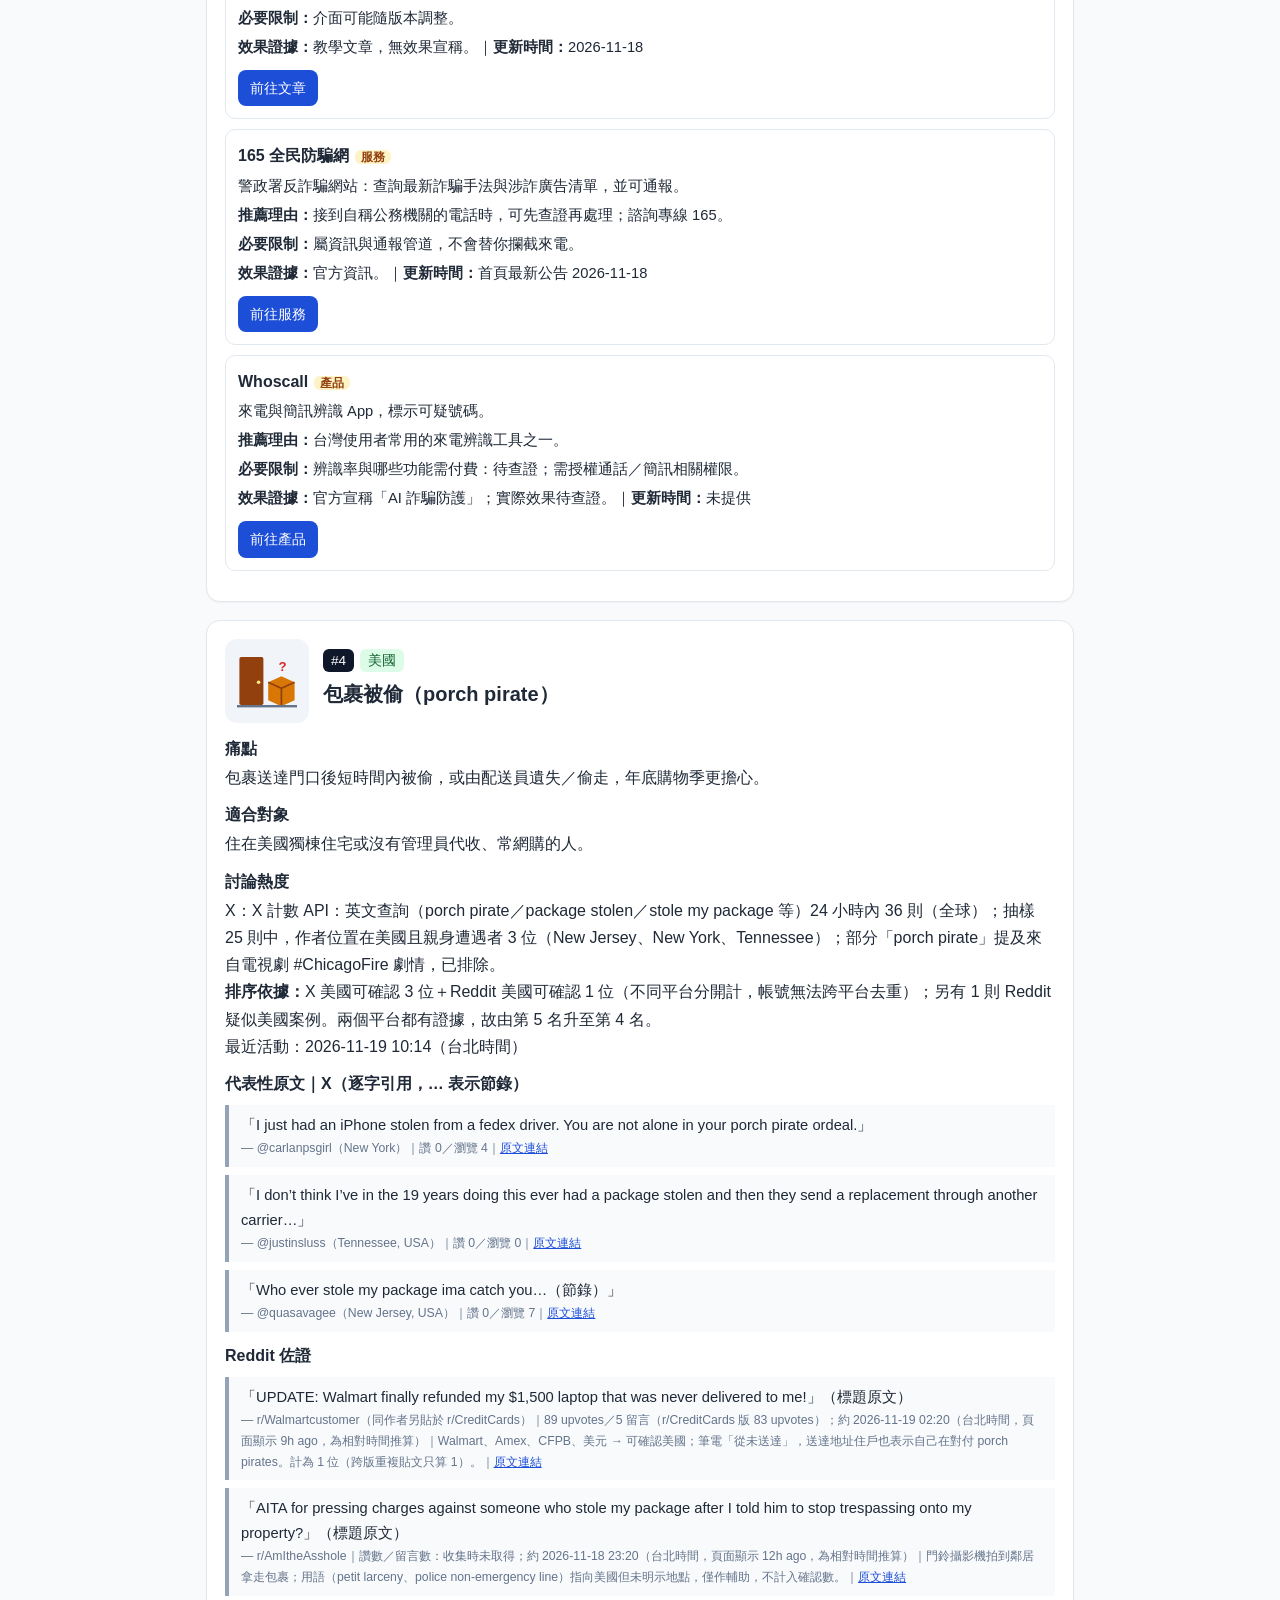
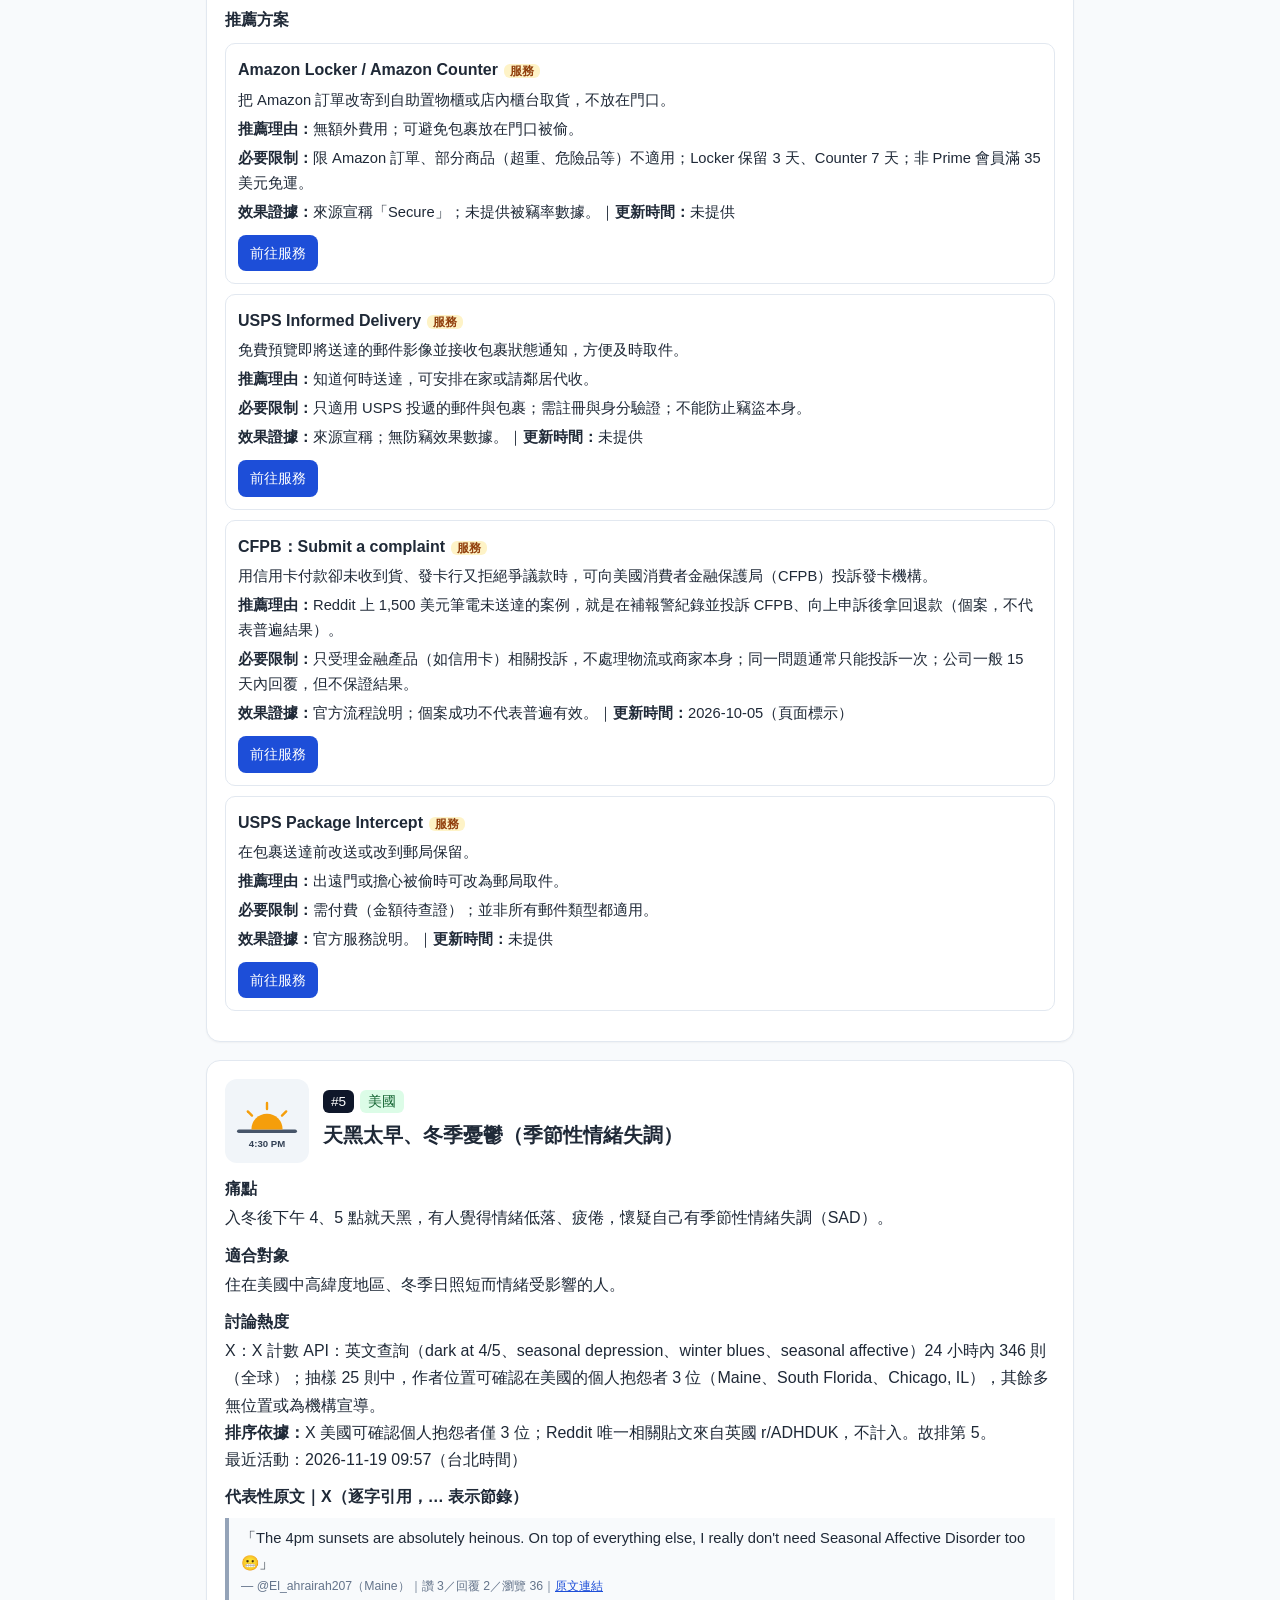
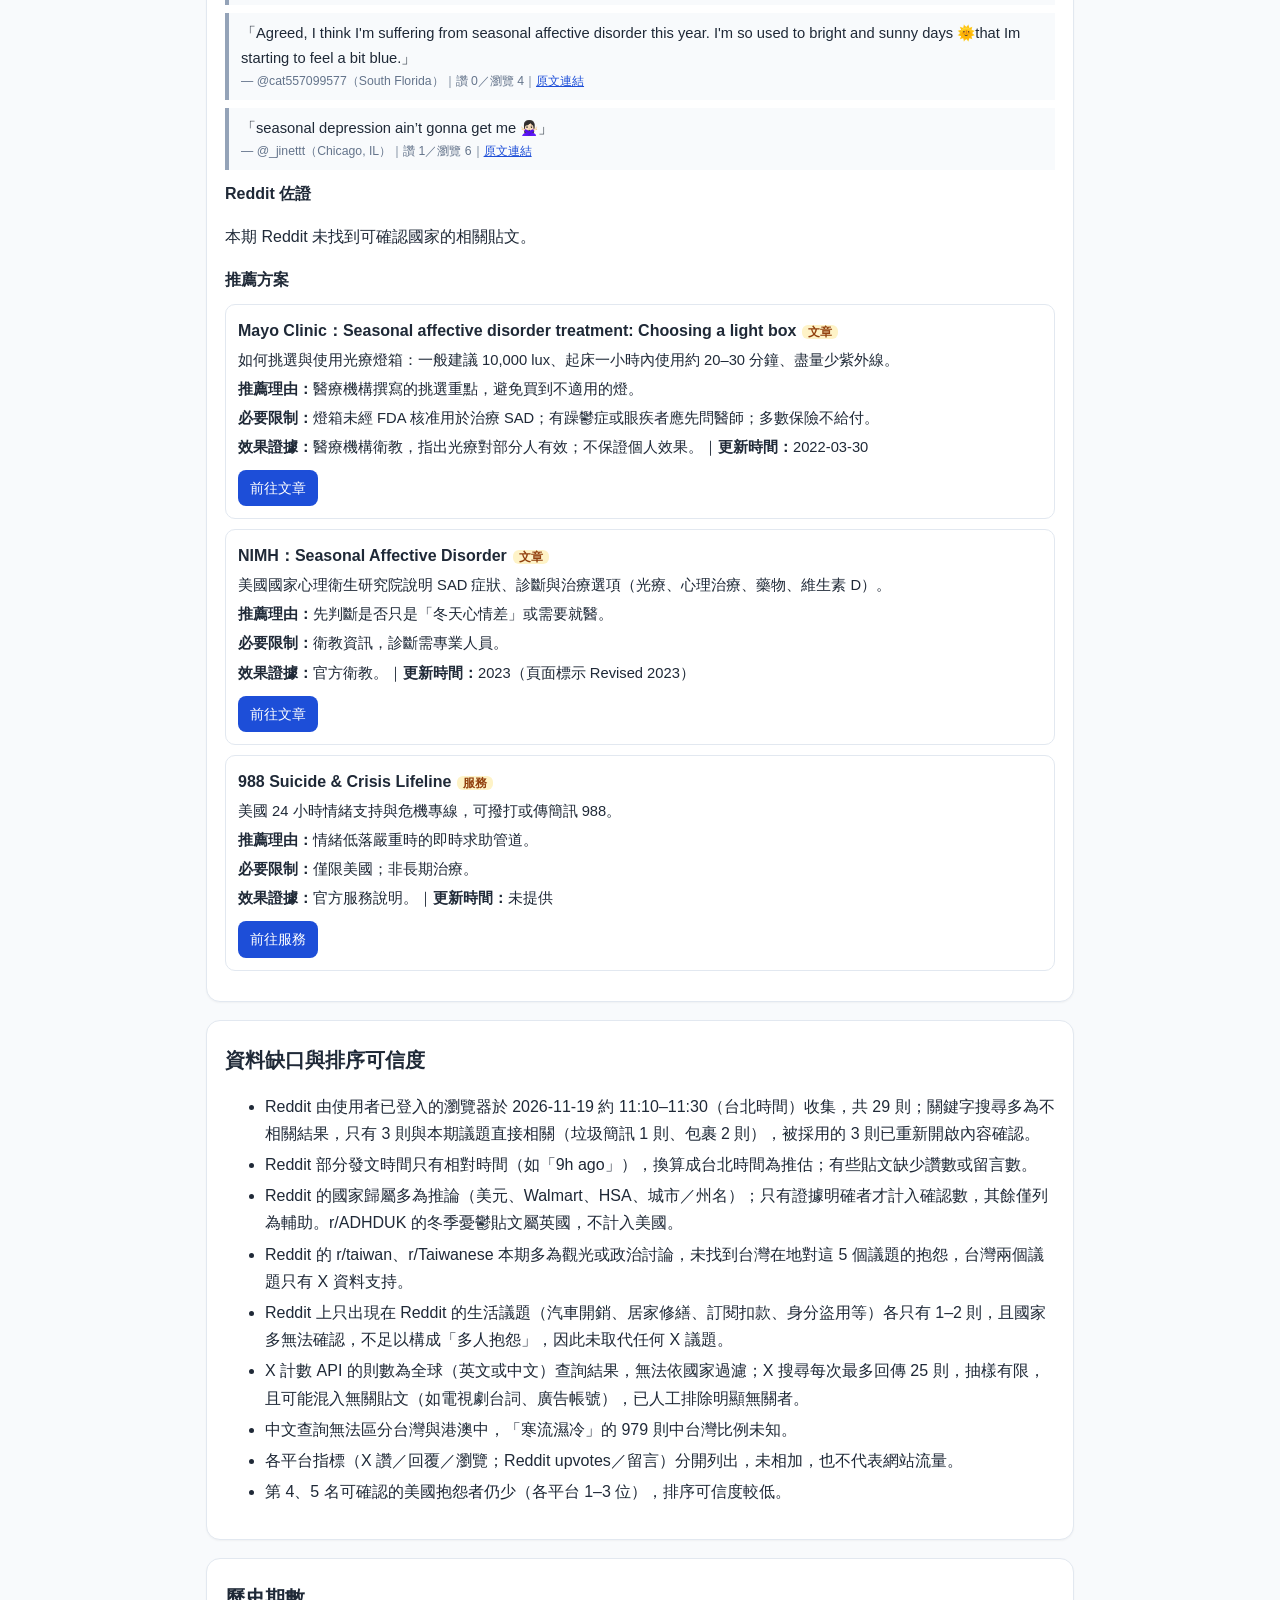
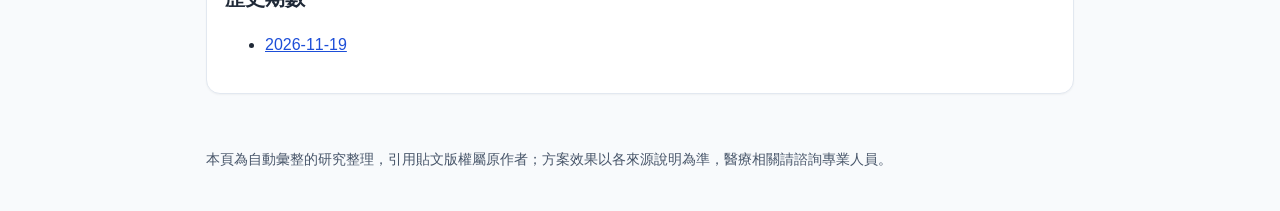
<file: issues/2026-11-19.html>
<!doctype html><html lang="zh-Hant-TW"><head><meta charset="utf-8"><meta name="viewport" content="width=device-width,initial-scale=1"><title>生活小痛點解方目錄｜2026-11-19</title><meta name="description" content="從 X 討論整理台灣、美國使用者反覆抱怨的生活問題與可查證的解決方案。"><link rel="stylesheet" href="../assets/style.css"></head><body>
<header><div class="w"><h1>生活小痛點解方目錄</h1><p>2026-11-19 期（更新版：加入 Reddit，更新於 2026-11-19 11:14（台北時間 UTC+8））｜台灣／美國｜從 X 與 Reddit 公開討論整理 5 個反覆出現的日常問題與可查證的解方</p></div></header><main>
<div class="note"><b>資料說明：</b><b>更新版</b>（2026-11-19 11:14（台北時間 UTC+8））：加入 Reddit 資料並重新排序（「包裹被偷」升為第 4、「冬季憂鬱」降為第 5）。<br>搜尋範圍：X 2026-11-18 10:25 – 2026-11-19 10:20（台北時間 UTC+8）；Reddit：收集當下往前約 24 小時（2026-11-18 約 11:00 起，台北時間）。資料蒐集：X：2026-11-19 10:25–10:50；Reddit：2026-11-19 約 11:10–11:30（皆為台北時間 UTC+8）。排名依「各平台可確認國家的獨立抱怨者數」為主、原始則數為輔；各平台指標分開列出、不相加。<br><b>揭露：</b>本站所有連結皆非聯盟連結，與任何品牌無贊助或合作關係；圖片皆為自製示意圖。內容僅供參考，不保證效果。</div>
<nav class="toc"><a href="#spam">#1 垃圾／詐騙簡訊與騷擾電話停不下來</a><a href="#cold">#2 寒流濕冷、室內沒暖氣，怎麼安全保暖</a><a href="#privacy">#3 個資外洩頻傳，擔心冒名詐騙與帳號被盜</a><a href="#package">#4 包裹被偷（porch pirate）</a><a href="#sad">#5 天黑太早、冬季憂鬱（季節性情緒失調）</a></nav>
<section class="card" id="spam"><div class="head"><svg viewBox="0 0 120 120" role="img" aria-label="手機收到大量簡訊示意圖"><rect x="38" y="14" width="44" height="88" rx="8" fill="#1f2937"/><rect x="43" y="24" width="34" height="66" rx="3" fill="#e5e7eb"/><rect x="47" y="30" width="24" height="9" rx="4" fill="#ef4444"/><rect x="51" y="44" width="22" height="9" rx="4" fill="#f97316"/><rect x="47" y="58" width="24" height="9" rx="4" fill="#ef4444"/><rect x="51" y="72" width="22" height="9" rx="4" fill="#f97316"/><circle cx="88" cy="22" r="13" fill="#dc2626"/><text x="88" y="27" font-size="13" text-anchor="middle" fill="#fff" font-family="sans-serif" font-weight="700">99+</text></svg><div><span class="rank">#1</span><span class="tag">美國</span><h2>垃圾／詐騙簡訊與騷擾電話停不下來</h2></div></div><dl>
<dt>痛點</dt><dd>選後仍持續收到大量政治募款簡訊、詐騙簡訊與騷擾來電，一天數十則，封鎖不完，甚至想換號碼。</dd><dt>適合對象</dt><dd>在美國使用手機、被政治簡訊或 robocall／robotext 轟炸的人；家中有長輩容易誤接詐騙電話的家庭。</dd><dt>討論熱度</dt><dd>X：X 計數 API：相同查詢 24 小時內 288 則（全球英文，未過濾地區）；抽樣 2 頁共 50 則中，作者公開位置可確認在美國且內容為抱怨者至少 14 位獨立帳號（如 Colorado、Michigan、Florida、Detroit, MI、Newport Beach, CA）。<br><b>排序依據：</b>X 美國可確認抱怨者最多（≥14）；Reddit r/Scams 有 1 則同類求助（國家未明示，僅輔助）。<br>最近活動：2026-11-19 10:16（台北時間）</dd><dt>代表性原文｜X（逐字引用，… 表示節錄）</dt><dd>
<blockquote>「All day long these spam calls called me nonstop 6:45ish this morning. They kept blowing up my phone just to force me to answer…」<small>— @jessicalinbarne（Colorado, USA）｜讚 0／回覆 0／瀏覽 16｜<a href="https://x.com/jessicalinbarne/status/2123214141590749269" target="_blank" rel="noopener">原文連結</a></small></blockquote>
<blockquote>「I wanna change my number so bad bc I get sooooo many spam calls &amp; voicemails a day but I have so much linked to this number😩」<small>— @saditystackz_（United States）｜讚 0／回覆 0／瀏覽 37｜<a href="https://x.com/saditystackz_/status/2123210190380253307" target="_blank" rel="noopener">原文連結</a></small></blockquote>
<blockquote>「…The question, after 15 minutes of spam texts… was about my thoughts on Warframe. 😭」<small>— @sqwirrelofrage（Colorado）｜讚 13／回覆 4／瀏覽 307｜<a href="https://x.com/sqwirrelofrage/status/2123141064047632665" target="_blank" rel="noopener">原文連結</a></small></blockquote>
<blockquote>「Based on the number of spam texts I get every day, I must conclude that half the population of Tulsa County is roofing companies.」<small>— @CheatGrounded（Oklahoma）｜讚 1／回覆 0／瀏覽 13｜<a href="https://x.com/CheatGrounded/status/2123092868168335576" target="_blank" rel="noopener">原文連結</a></small></blockquote>
</dd><dt>Reddit 佐證</dt><dd>
<blockquote>「How do I stop these texts??」（標題原文）<small>— r/Scams｜69 upvotes／23 留言；發文 2026-11-19 04:05（台北時間）｜國家未明示，僅作輔助，不計入美國確認數；內文描述每天收到不同號碼的垃圾簡訊、封鎖不完。｜<a href="https://www.reddit.com/r/Scams/comments/1xzpbbs/how_do_i_stop_these_texts/" target="_blank" rel="noopener">原文連結</a></small></blockquote>
</dd><dt>推薦方案</dt><dd>
<div class="sol"><h4>FCC：Stop Unwanted Robocalls and Texts<span class="cat">文章</span></h4><p>美國聯邦通訊委員會官方指南：轉寄可疑簡訊到 7726（SPAM）、使用電信商封鎖工具、了解政治簡訊規則與投訴管道。</p><p><b>推薦理由：</b>官方來源，直接說明哪些簡訊／來電違法、怎麼檢舉。</p><p><b>必要限制：</b>FCC 不處理個別投訴；依指南，人工手動發送的政治簡訊不需事先同意，因此無法全面擋下。</p><p><b>效果證據：</b>官方規則說明；封鎖效果因電信商而異，未保證。｜<b>更新時間：</b>2026-02-27（頁面標示）</p><a class="btn" href="https://www.fcc.gov/consumers/guides/stop-unwanted-robocalls-and-texts" target="_blank" rel="noopener">前往文章</a></div>
<div class="sol"><h4>National Do Not Call Registry<span class="cat">服務</span></h4><p>免費登記電話號碼，合法電話行銷業者不得再撥打。</p><p><b>推薦理由：</b>免費、官方、幾分鐘完成。</p><p><b>必要限制：</b>只約束合法電話行銷；詐騙者不會遵守，政治、民調、非營利團體等類型另有規則。</p><p><b>效果證據：</b>來源宣稱；對詐騙電話無直接效果。｜<b>更新時間：</b>未提供</p><a class="btn" href="https://www.donotcall.gov/" target="_blank" rel="noopener">前往服務</a></div>
<div class="sol"><h4>ReportFraud.ftc.gov<span class="cat">服務</span></h4><p>向美國聯邦貿易委員會（FTC）回報詐騙簡訊、電話與 Do Not Call 違規。</p><p><b>推薦理由：</b>回報資料會被執法單位用於調查與政策。</p><p><b>必要限制：</b>不保證個案處理或追回損失。</p><p><b>效果證據：</b>官方通報管道；個人層面效果待查證。｜<b>更新時間：</b>未提供</p><a class="btn" href="https://reportfraud.ftc.gov/" target="_blank" rel="noopener">前往服務</a></div>
</dd></dl></section>
<section class="card" id="cold"><div class="head"><svg viewBox="0 0 120 120" role="img" aria-label="濕冷天氣示意圖"><path d="M30 58a20 20 0 0 1 38-9 16 16 0 1 1 8 30H34a14 14 0 0 1-4-21z" fill="#94a3b8"/><g stroke="#38bdf8" stroke-width="4" stroke-linecap="round"><line x1="42" y1="88" x2="38" y2="100"/><line x1="58" y1="88" x2="54" y2="100"/><line x1="74" y1="88" x2="70" y2="100"/></g><g stroke="#0ea5e9" stroke-width="3" stroke-linecap="round"><line x1="94" y1="20" x2="94" y2="44"/><line x1="82" y1="32" x2="106" y2="32"/><line x1="86" y1="24" x2="102" y2="40"/><line x1="102" y1="24" x2="86" y2="40"/></g></svg><div><span class="rank">#2</span><span class="tag">台灣</span><h2>寒流濕冷、室內沒暖氣，怎麼安全保暖</h2></div></div><dl>
<dt>痛點</dt><dd>東北季風增強、氣溫驟降，台灣房子多為水泥建築又少有暖氣，「濕冷」讓人冷到刺骨；旅館、住家都冷，許多人開始搬出電暖器。</dd><dt>適合對象</dt><dd>住在台灣、家中沒有暖氣的租屋族與家庭；有長輩或三高、心血管風險的家人；準備使用電暖器的人。</dd><dt>討論熱度</dt><dd>X：X 計數 API：中文查詢（寒流／好冷／冷死／暖暖包／電暖器／手腳冰冷）24 小時內 979 則（未過濾地區，含港澳中等地）；抽樣 19 則中，作者位置在台灣者 7 則，排除廣告類後可確認的台灣抱怨者 5 位，另 2 位由內容提及台灣／台北支持。<br><b>排序依據：</b>X 原始則數最高但地區混雜，台灣可確認抱怨者 5–7 位；Reddit r/taiwan、r/Taiwanese 未找到台灣在地相關抱怨。<br>最近活動：2026-11-19 09:30（台北時間）</dd><dt>代表性原文｜X（逐字引用，… 表示節錄）</dt><dd>
<blockquote>「不只濕熱還濕冷，冷到刺骨的那種，台灣又要降溫了，冷死🥶」<small>— @fffishau（內容提及台灣）｜讚 1／回覆 1／瀏覽 414｜<a href="https://x.com/fffishau/status/2122987041529160060" target="_blank" rel="noopener">原文連結</a></small></blockquote>
<blockquote>「天氣好冷早餐就用熊貓叫了 今天體感只有11度 外送員穿得好像有點太單薄了 好擔心他」<small>— @_riversaint_（個人資料：台灣）｜讚 43／轉發 13／瀏覽 518｜<a href="https://x.com/_riversaint_/status/2123227304361177098" target="_blank" rel="noopener">原文連結</a></small></blockquote>
<blockquote>「旅館好冷🥶誰來抱抱 #高雄 #高雄車站」<small>— @Mikaba0722（台北）｜讚 17／瀏覽 180｜<a href="https://x.com/Mikaba0722/status/2123029471771148718" target="_blank" rel="noopener">原文連結</a></small></blockquote>
<blockquote>「上班加油，台北好冷冷冷冷冷冷冷」<small>— @yehtony3917（Taipei City）｜讚 1／瀏覽 16｜<a href="https://x.com/yehtony3917/status/2123225672529346776" target="_blank" rel="noopener">原文連結</a></small></blockquote>
</dd><dt>Reddit 佐證</dt><dd>
<p>本期 Reddit 未找到可確認國家的相關貼文。</p>
</dd><dt>推薦方案</dt><dd>
<div class="sol"><h4>內政部消防署：天氣冷颼颼 電器使用要小心<span class="cat">文章</span></h4><p>電暖器、電熱毯使用前檢查、遠離可燃物 1 公尺、不共用延長線，以及用電「5不1沒有」原則。</p><p><b>推薦理由：</b>官方防火安全指引，直接對應「搬出電暖器」的情境。</p><p><b>必要限制：</b>一般性安全建議，不推薦特定產品。</p><p><b>效果證據：</b>官方建議；不涉及產品效果宣稱。｜<b>更新時間：</b>2024-11-30（113-11-30 發布）</p><a class="btn" href="https://www.moi.gov.tw/News_Content.aspx?n=2&s=323523" target="_blank" rel="noopener">前往文章</a></div>
<div class="sol"><h4>衛福部國健署：低溫來襲 學會三招保護心血管<span class="cat">文章</span></h4><p>適應溫差再移動、起床「慢熱起穿行」、暖暖包與電熱毯避免低溫燙傷。</p><p><b>推薦理由：</b>家中有長輩或三高族群時最實用。</p><p><b>必要限制：</b>衛教資訊，不能取代就醫；出現胸痛、中風徵兆應立即撥 119。</p><p><b>效果證據：</b>官方衛教；未宣稱特定療效。｜<b>更新時間：</b>2026-02-06（115-02-06 發布）</p><a class="btn" href="https://www.mohw.gov.tw/cp-7396-85368-1.html" target="_blank" rel="noopener">前往文章</a></div>
</dd></dl></section>
<section class="card" id="privacy"><div class="head"><svg viewBox="0 0 120 120" role="img" aria-label="帳號安全示意圖"><path d="M60 12l38 14v28c0 26-17 44-38 54C39 98 22 80 22 54V26z" fill="#2563eb"/><rect x="44" y="54" width="32" height="26" rx="4" fill="#fff"/><path d="M50 54v-8a10 10 0 0 1 20 0v8" fill="none" stroke="#fff" stroke-width="5"/><circle cx="60" cy="66" r="4" fill="#2563eb"/></svg><div><span class="rank">#3</span><span class="tag">台灣</span><h2>個資外洩頻傳，擔心冒名詐騙與帳號被盜</h2></div></div><dl>
<dt>痛點</dt><dd>10 月以來台灣十多家企業與機構傳出個資外洩（媒體引述約 800 萬筆），使用者擔心接到冒名電話、簡訊與釣魚連結，也在找更安全的登入方式。</dd><dt>適合對象</dt><dd>在台灣有網購、電商會員、LINE 帳號的人；常接到可疑來電的長輩與家人。</dd><dt>討論熱度</dt><dd>X：X 計數 API：中文查詢（個資外洩／資料外洩／安全金鑰／YubiKey／通行金鑰）24 小時內 131 則；另一詐騙來電／簡訊查詢 20 則。抽樣中作者位置在台灣或內容明確指涉台灣事件者至少 5 位；代表貼文 @JoeChang2022（Taiwan）談安全金鑰獲 1,164 讚、45 回覆、125,499 瀏覽。<br><b>排序依據：</b>X 台灣可確認發文者約 5 位（含單篇高互動，但不以單篇代替）；Reddit 未找到台灣在地相關貼文。<br>最近活動：2026-11-19 08:39（台北時間）</dd><dt>代表性原文｜X（逐字引用，… 表示節錄）</dt><dd>
<blockquote>「最近三個月的網站個資外洩案例量真的太不尋常了」<small>— @eason1305（Taiwan）｜讚 7／瀏覽 285｜<a href="https://x.com/eason1305/status/2123008826328985823" target="_blank" rel="noopener">原文連結</a></small></blockquote>
<blockquote>「台灣近期十多家企業被駭，個資外洩大約800萬筆。行政院今天要求業者主動通知當事人。你有收到通知了嗎？」<small>— @787887kyotokyo（內容指涉台灣行政院）｜讚 0／瀏覽 18｜<a href="https://x.com/787887kyotokyo/status/2123123494473064543" target="_blank" rel="noopener">原文連結</a></small></blockquote>
<blockquote>「昨天有聊到安全金鑰，但似乎很多人不知道？ 實體金鑰最有名的也就是 YubiKey…」<small>— @JoeChang2022（Taiwan）｜讚 1,164／回覆 45／轉發 161／瀏覽 125,499｜<a href="https://x.com/JoeChang2022/status/2122949650072129883" target="_blank" rel="noopener">原文連結</a></small></blockquote>
<blockquote>「資安局知道自己被當成詐騙的頭了嗎？ 還叫我去他們現場處理，我直接去警局不是比較近？… #詐騙電話」<small>— @Piao_Born_1995（Taiwan）｜讚 0／瀏覽 9｜<a href="https://x.com/Piao_Born_1995/status/2122882151716909269" target="_blank" rel="noopener">原文連結</a></small></blockquote>
</dd><dt>Reddit 佐證</dt><dd>
<p>本期 Reddit 未找到可確認國家的相關貼文。</p>
</dd><dt>推薦方案</dt><dd>
<div class="sol"><h4>LINE 通行金鑰（Passkey）官方說明<span class="cat">服務</span></h4><p>用手機臉部、指紋或螢幕鎖登入 LINE，免輸入密碼。</p><p><b>推薦理由：</b>LINE 是台灣最常被冒用的帳號之一；Passkey 可降低密碼外流與釣魚盜用風險（來源宣稱）。</p><p><b>必要限制：</b>需 LINE 26.17.0 以上並綁定電子郵件；每台裝置限 1 組、每帳號最多 10 組；不會轉移聊天紀錄，換機前仍需備份。</p><p><b>效果證據：</b>來源宣稱；Passkey 原理可防釣魚，但不防止你被騙轉帳。｜<b>更新時間：</b>未提供（媒體報導約 2026-11-17 上線）</p><a class="btn" href="https://help.line.me/line/smartphone/sp?contentId=200002149&lang=zh-Hant" target="_blank" rel="noopener">前往服務</a></div>
<div class="sol"><h4>科技新報：LINE「通行金鑰」設定快速上手<span class="cat">文章</span></h4><p>iOS／Android 圖文步驟：建立通行金鑰與換機時用通行金鑰登入。</p><p><b>推薦理由：</b>中文圖文教學，長輩也看得懂。</p><p><b>必要限制：</b>介面可能隨版本調整。</p><p><b>效果證據：</b>教學文章，無效果宣稱。｜<b>更新時間：</b>2026-11-18</p><a class="btn" href="https://infosecu.technews.tw/2026/11/18/how-to-register-a-passkey-in-the-line-app/" target="_blank" rel="noopener">前往文章</a></div>
<div class="sol"><h4>165 全民防騙網<span class="cat">服務</span></h4><p>警政署反詐騙網站：查詢最新詐騙手法與涉詐廣告清單，並可通報。</p><p><b>推薦理由：</b>接到自稱公務機關的電話時，可先查證再處理；諮詢專線 165。</p><p><b>必要限制：</b>屬資訊與通報管道，不會替你攔截來電。</p><p><b>效果證據：</b>官方資訊。｜<b>更新時間：</b>首頁最新公告 2026-11-18</p><a class="btn" href="https://165.npa.gov.tw/" target="_blank" rel="noopener">前往服務</a></div>
<div class="sol"><h4>Whoscall<span class="cat">產品</span></h4><p>來電與簡訊辨識 App，標示可疑號碼。</p><p><b>推薦理由：</b>台灣使用者常用的來電辨識工具之一。</p><p><b>必要限制：</b>辨識率與哪些功能需付費：待查證；需授權通話／簡訊相關權限。</p><p><b>效果證據：</b>官方宣稱「AI 詐騙防護」；實際效果待查證。｜<b>更新時間：</b>未提供</p><a class="btn" href="https://whoscall.com/zh-hant" target="_blank" rel="noopener">前往產品</a></div>
</dd></dl></section>
<section class="card" id="package"><div class="head"><svg viewBox="0 0 120 120" role="img" aria-label="門口包裹示意圖"><rect x="14" y="20" width="40" height="80" rx="3" fill="#92400e"/><circle cx="46" cy="62" r="3" fill="#fde68a"/><path d="M62 62l22-10 22 10v30l-22 10-22-10z" fill="#d97706"/><path d="M62 62l22 10 22-10M84 72v30" fill="none" stroke="#92400e" stroke-width="3"/><text x="86" y="44" font-size="22" text-anchor="middle" fill="#dc2626" font-family="sans-serif" font-weight="700">?</text><rect x="10" y="100" width="100" height="4" fill="#64748b"/></svg><div><span class="rank">#4</span><span class="tag">美國</span><h2>包裹被偷（porch pirate）</h2></div></div><dl>
<dt>痛點</dt><dd>包裹送達門口後短時間內被偷，或由配送員遺失／偷走，年底購物季更擔心。</dd><dt>適合對象</dt><dd>住在美國獨棟住宅或沒有管理員代收、常網購的人。</dd><dt>討論熱度</dt><dd>X：X 計數 API：英文查詢（porch pirate／package stolen／stole my package 等）24 小時內 36 則（全球）；抽樣 25 則中，作者位置在美國且親身遭遇者 3 位（New Jersey、New York、Tennessee）；部分「porch pirate」提及來自電視劇 #ChicagoFire 劇情，已排除。<br><b>排序依據：</b>X 美國可確認 3 位＋Reddit 美國可確認 1 位（不同平台分開計，帳號無法跨平台去重）；另有 1 則 Reddit 疑似美國案例。兩個平台都有證據，故由第 5 名升至第 4 名。<br>最近活動：2026-11-19 10:14（台北時間）</dd><dt>代表性原文｜X（逐字引用，… 表示節錄）</dt><dd>
<blockquote>「I just had an iPhone stolen from a fedex driver. You are not alone in your porch pirate ordeal.」<small>— @carlanpsgirl（New York）｜讚 0／瀏覽 4｜<a href="https://x.com/carlanpsgirl/status/2123236913557405898" target="_blank" rel="noopener">原文連結</a></small></blockquote>
<blockquote>「I don’t think I’ve in the 19 years doing this ever had a package stolen and then they send a replacement through another carrier…」<small>— @justinsluss（Tennessee, USA）｜讚 0／瀏覽 0｜<a href="https://x.com/justinsluss/status/2123238490125033931" target="_blank" rel="noopener">原文連結</a></small></blockquote>
<blockquote>「Who ever stole my package ima catch you…（節錄）」<small>— @quasavagee（New Jersey, USA）｜讚 0／瀏覽 7｜<a href="https://x.com/quasavagee/status/2123199547321246158" target="_blank" rel="noopener">原文連結</a></small></blockquote>
</dd><dt>Reddit 佐證</dt><dd>
<blockquote>「UPDATE: Walmart finally refunded my $1,500 laptop that was never delivered to me!」（標題原文）<small>— r/Walmartcustomer（同作者另貼於 r/CreditCards）｜89 upvotes／5 留言（r/CreditCards 版 83 upvotes）；約 2026-11-19 02:20（台北時間，頁面顯示 9h ago，為相對時間推算）｜Walmart、Amex、CFPB、美元 → 可確認美國；筆電「從未送達」，送達地址住戶也表示自己在對付 porch pirates。計為 1 位（跨版重複貼文只算 1）。｜<a href="https://www.reddit.com/r/Walmartcustomer/comments/1xzlvs6/update_walmart_finally_refunded_my_1500_laptop/" target="_blank" rel="noopener">原文連結</a></small></blockquote>
<blockquote>「AITA for pressing charges against someone who stole my package after I told him to stop trespassing onto my property?」（標題原文）<small>— r/AmItheAsshole｜讚數／留言數：收集時未取得；約 2026-11-18 23:20（台北時間，頁面顯示 12h ago，為相對時間推算）｜門鈴攝影機拍到鄰居拿走包裹；用語（petit larceny、police non-emergency line）指向美國但未明示地點，僅作輔助，不計入確認數。｜<a href="https://www.reddit.com/r/AmItheAsshole/comments/1xzhrj9/aita_for_pressing_charges_against_someone_who/" target="_blank" rel="noopener">原文連結</a></small></blockquote>
</dd><dt>推薦方案</dt><dd>
<div class="sol"><h4>Amazon Locker / Amazon Counter<span class="cat">服務</span></h4><p>把 Amazon 訂單改寄到自助置物櫃或店內櫃台取貨，不放在門口。</p><p><b>推薦理由：</b>無額外費用；可避免包裹放在門口被偷。</p><p><b>必要限制：</b>限 Amazon 訂單、部分商品（超重、危險品等）不適用；Locker 保留 3 天、Counter 7 天；非 Prime 會員滿 35 美元免運。</p><p><b>效果證據：</b>來源宣稱「Secure」；未提供被竊率數據。｜<b>更新時間：</b>未提供</p><a class="btn" href="https://www.amazon.com/b?node=6442600011" target="_blank" rel="noopener">前往服務</a></div>
<div class="sol"><h4>USPS Informed Delivery<span class="cat">服務</span></h4><p>免費預覽即將送達的郵件影像並接收包裹狀態通知，方便及時取件。</p><p><b>推薦理由：</b>知道何時送達，可安排在家或請鄰居代收。</p><p><b>必要限制：</b>只適用 USPS 投遞的郵件與包裹；需註冊與身分驗證；不能防止竊盜本身。</p><p><b>效果證據：</b>來源宣稱；無防竊效果數據。｜<b>更新時間：</b>未提供</p><a class="btn" href="https://www.usps.com/manage/informed-delivery.htm" target="_blank" rel="noopener">前往服務</a></div>
<div class="sol"><h4>CFPB：Submit a complaint<span class="cat">服務</span></h4><p>用信用卡付款卻未收到貨、發卡行又拒絕爭議款時，可向美國消費者金融保護局（CFPB）投訴發卡機構。</p><p><b>推薦理由：</b>Reddit 上 1,500 美元筆電未送達的案例，就是在補報警紀錄並投訴 CFPB、向上申訴後拿回退款（個案，不代表普遍結果）。</p><p><b>必要限制：</b>只受理金融產品（如信用卡）相關投訴，不處理物流或商家本身；同一問題通常只能投訴一次；公司一般 15 天內回覆，但不保證結果。</p><p><b>效果證據：</b>官方流程說明；個案成功不代表普遍有效。｜<b>更新時間：</b>2026-10-05（頁面標示）</p><a class="btn" href="https://www.consumerfinance.gov/complaint/" target="_blank" rel="noopener">前往服務</a></div>
<div class="sol"><h4>USPS Package Intercept<span class="cat">服務</span></h4><p>在包裹送達前改送或改到郵局保留。</p><p><b>推薦理由：</b>出遠門或擔心被偷時可改為郵局取件。</p><p><b>必要限制：</b>需付費（金額待查證）；並非所有郵件類型都適用。</p><p><b>效果證據：</b>官方服務說明。｜<b>更新時間：</b>未提供</p><a class="btn" href="https://www.usps.com/manage/package-intercept.htm" target="_blank" rel="noopener">前往服務</a></div>
</dd></dl></section>
<section class="card" id="sad"><div class="head"><svg viewBox="0 0 120 120" role="img" aria-label="冬季提早日落示意圖"><rect x="10" y="74" width="100" height="6" rx="3" fill="#475569"/><path d="M34 74a26 26 0 0 1 52 0z" fill="#f59e0b"/><g stroke="#f59e0b" stroke-width="4" stroke-linecap="round"><line x1="60" y1="30" x2="60" y2="40"/><line x1="28" y1="44" x2="35" y2="51"/><line x1="92" y1="44" x2="85" y2="51"/></g><text x="60" y="104" font-size="16" text-anchor="middle" fill="#334155" font-family="sans-serif" font-weight="700">4:30 PM</text></svg><div><span class="rank">#5</span><span class="tag">美國</span><h2>天黑太早、冬季憂鬱（季節性情緒失調）</h2></div></div><dl>
<dt>痛點</dt><dd>入冬後下午 4、5 點就天黑，有人覺得情緒低落、疲倦，懷疑自己有季節性情緒失調（SAD）。</dd><dt>適合對象</dt><dd>住在美國中高緯度地區、冬季日照短而情緒受影響的人。</dd><dt>討論熱度</dt><dd>X：X 計數 API：英文查詢（dark at 4/5、seasonal depression、winter blues、seasonal affective）24 小時內 346 則（全球）；抽樣 25 則中，作者位置可確認在美國的個人抱怨者 3 位（Maine、South Florida、Chicago, IL），其餘多無位置或為機構宣導。<br><b>排序依據：</b>X 美國可確認個人抱怨者僅 3 位；Reddit 唯一相關貼文來自英國 r/ADHDUK，不計入。故排第 5。<br>最近活動：2026-11-19 09:57（台北時間）</dd><dt>代表性原文｜X（逐字引用，… 表示節錄）</dt><dd>
<blockquote>「The 4pm sunsets are absolutely heinous. On top of everything else, I really don&#x27;t need Seasonal Affective Disorder too 😬」<small>— @El_ahrairah207（Maine）｜讚 3／回覆 2／瀏覽 36｜<a href="https://x.com/El_ahrairah207/status/2123092920446173206" target="_blank" rel="noopener">原文連結</a></small></blockquote>
<blockquote>「Agreed, I think I&#x27;m suffering from seasonal affective disorder this year. I&#x27;m so used to bright and sunny days 🌞that Im starting to feel a bit blue.」<small>— @cat557099577（South Florida）｜讚 0／瀏覽 4｜<a href="https://x.com/cat557099577/status/2123182772403462326" target="_blank" rel="noopener">原文連結</a></small></blockquote>
<blockquote>「seasonal depression ain’t gonna get me 🙅🏻‍♀️」<small>— @_jinettt（Chicago, IL）｜讚 1／瀏覽 6｜<a href="https://x.com/_jinettt/status/2123234280365035751" target="_blank" rel="noopener">原文連結</a></small></blockquote>
</dd><dt>Reddit 佐證</dt><dd>
<p>本期 Reddit 未找到可確認國家的相關貼文。</p>
</dd><dt>推薦方案</dt><dd>
<div class="sol"><h4>Mayo Clinic：Seasonal affective disorder treatment: Choosing a light box<span class="cat">文章</span></h4><p>如何挑選與使用光療燈箱：一般建議 10,000 lux、起床一小時內使用約 20–30 分鐘、盡量少紫外線。</p><p><b>推薦理由：</b>醫療機構撰寫的挑選重點，避免買到不適用的燈。</p><p><b>必要限制：</b>燈箱未經 FDA 核准用於治療 SAD；有躁鬱症或眼疾者應先問醫師；多數保險不給付。</p><p><b>效果證據：</b>醫療機構衛教，指出光療對部分人有效；不保證個人效果。｜<b>更新時間：</b>2022-03-30</p><a class="btn" href="https://www.mayoclinic.org/diseases-conditions/seasonal-affective-disorder/in-depth/seasonal-affective-disorder-treatment/art-20048298" target="_blank" rel="noopener">前往文章</a></div>
<div class="sol"><h4>NIMH：Seasonal Affective Disorder<span class="cat">文章</span></h4><p>美國國家心理衛生研究院說明 SAD 症狀、診斷與治療選項（光療、心理治療、藥物、維生素 D）。</p><p><b>推薦理由：</b>先判斷是否只是「冬天心情差」或需要就醫。</p><p><b>必要限制：</b>衛教資訊，診斷需專業人員。</p><p><b>效果證據：</b>官方衛教。｜<b>更新時間：</b>2023（頁面標示 Revised 2023）</p><a class="btn" href="https://www.nimh.nih.gov/health/publications/seasonal-affective-disorder" target="_blank" rel="noopener">前往文章</a></div>
<div class="sol"><h4>988 Suicide &amp; Crisis Lifeline<span class="cat">服務</span></h4><p>美國 24 小時情緒支持與危機專線，可撥打或傳簡訊 988。</p><p><b>推薦理由：</b>情緒低落嚴重時的即時求助管道。</p><p><b>必要限制：</b>僅限美國；非長期治療。</p><p><b>效果證據：</b>官方服務說明。｜<b>更新時間：</b>未提供</p><a class="btn" href="https://988lifeline.org/" target="_blank" rel="noopener">前往服務</a></div>
</dd></dl></section>
<section class="card"><h2>資料缺口與排序可信度</h2><ul class="gaps"><li>Reddit 由使用者已登入的瀏覽器於 2026-11-19 約 11:10–11:30（台北時間）收集，共 29 則；關鍵字搜尋多為不相關結果，只有 3 則與本期議題直接相關（垃圾簡訊 1 則、包裹 2 則），被採用的 3 則已重新開啟內容確認。</li><li>Reddit 部分發文時間只有相對時間（如「9h ago」），換算成台北時間為推估；有些貼文缺少讚數或留言數。</li><li>Reddit 的國家歸屬多為推論（美元、Walmart、HSA、城市／州名）；只有證據明確者才計入確認數，其餘僅列為輔助。r/ADHDUK 的冬季憂鬱貼文屬英國，不計入美國。</li><li>Reddit 的 r/taiwan、r/Taiwanese 本期多為觀光或政治討論，未找到台灣在地對這 5 個議題的抱怨，台灣兩個議題只有 X 資料支持。</li><li>Reddit 上只出現在 Reddit 的生活議題（汽車開銷、居家修繕、訂閱扣款、身分盜用等）各只有 1–2 則，且國家多無法確認，不足以構成「多人抱怨」，因此未取代任何 X 議題。</li><li>X 計數 API 的則數為全球（英文或中文）查詢結果，無法依國家過濾；X 搜尋每次最多回傳 25 則，抽樣有限，且可能混入無關貼文（如電視劇台詞、廣告帳號），已人工排除明顯無關者。</li><li>中文查詢無法區分台灣與港澳中，「寒流濕冷」的 979 則中台灣比例未知。</li><li>各平台指標（X 讚／回覆／瀏覽；Reddit upvotes／留言）分開列出，未相加，也不代表網站流量。</li><li>第 4、5 名可確認的美國抱怨者仍少（各平台 1–3 位），排序可信度較低。</li></ul></section>
<section class="card"><h2>歷史期數</h2><ul><li><a href="../issues/2026-11-19.html">2026-11-19</a></li></ul></section>
</main><footer>本頁為自動彙整的研究整理，引用貼文版權屬原作者；方案效果以各來源說明為準，醫療相關請諮詢專業人員。</footer></body></html>
</file>
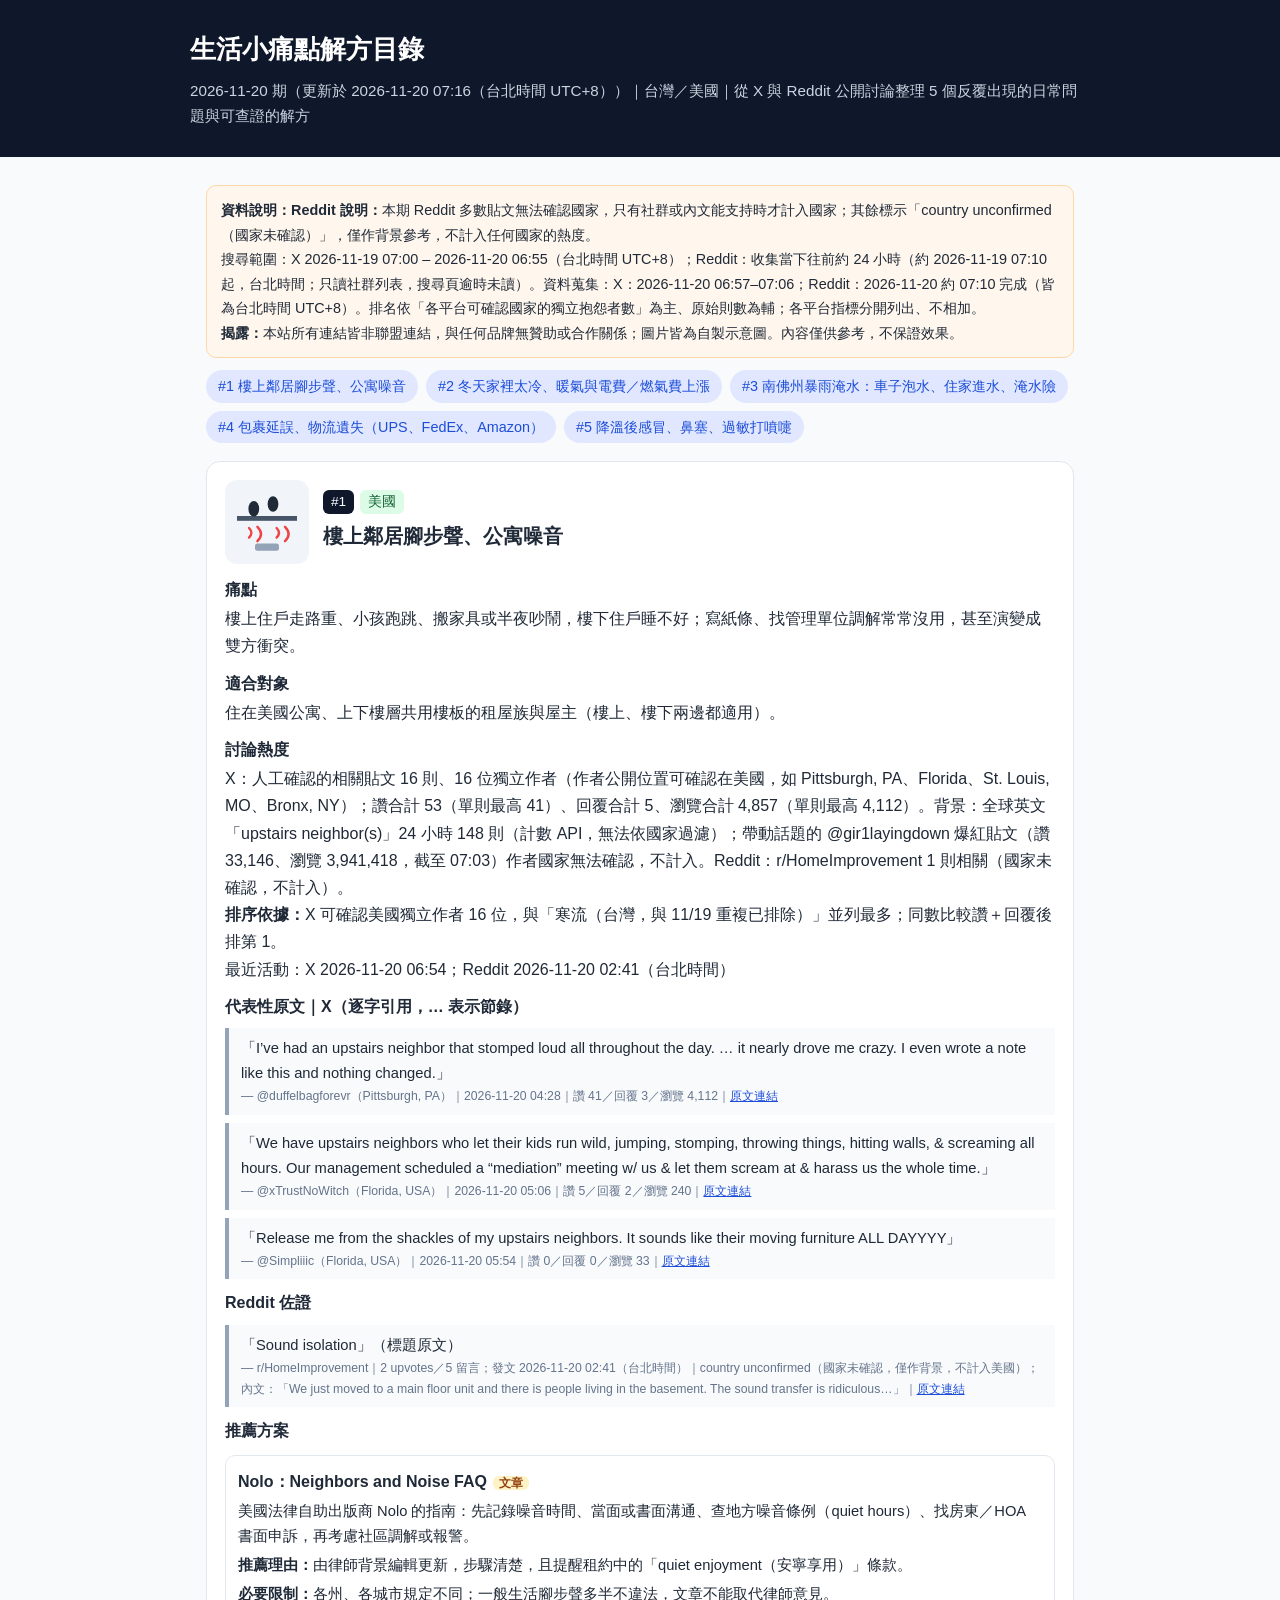
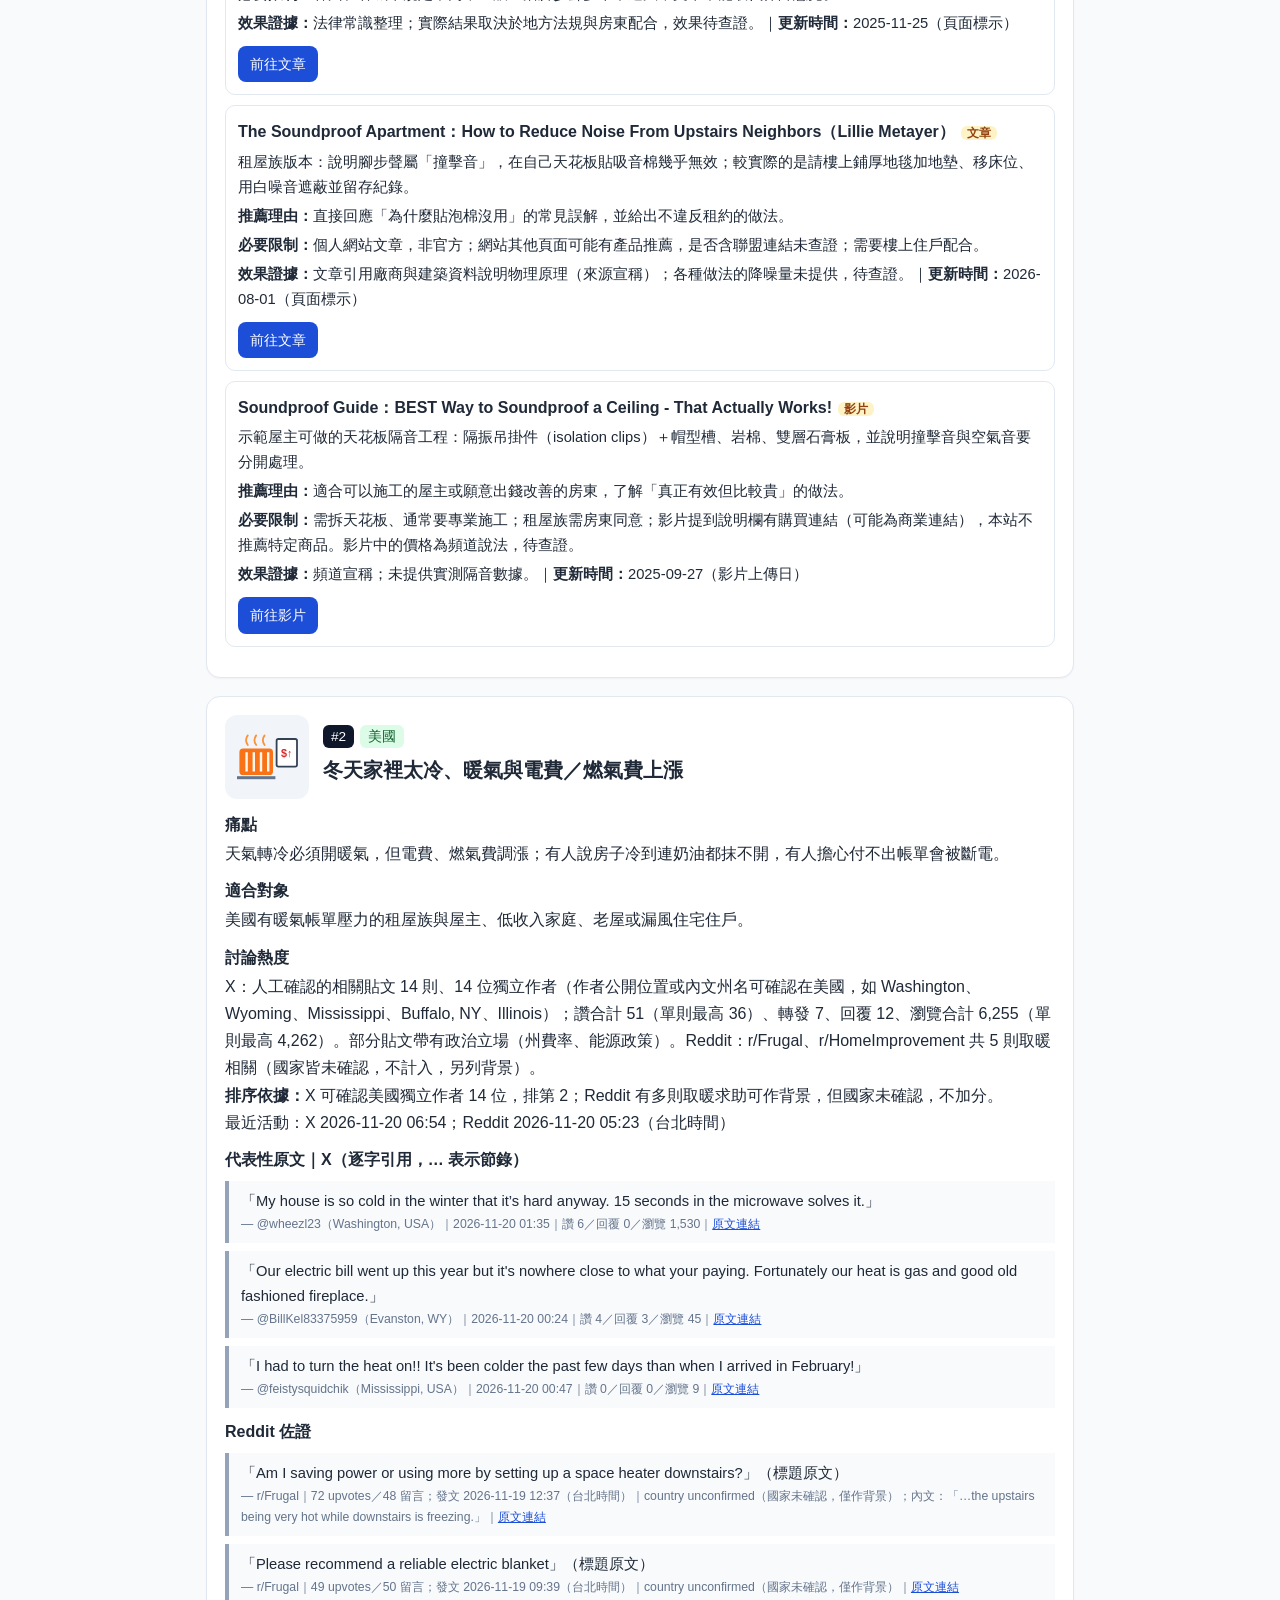
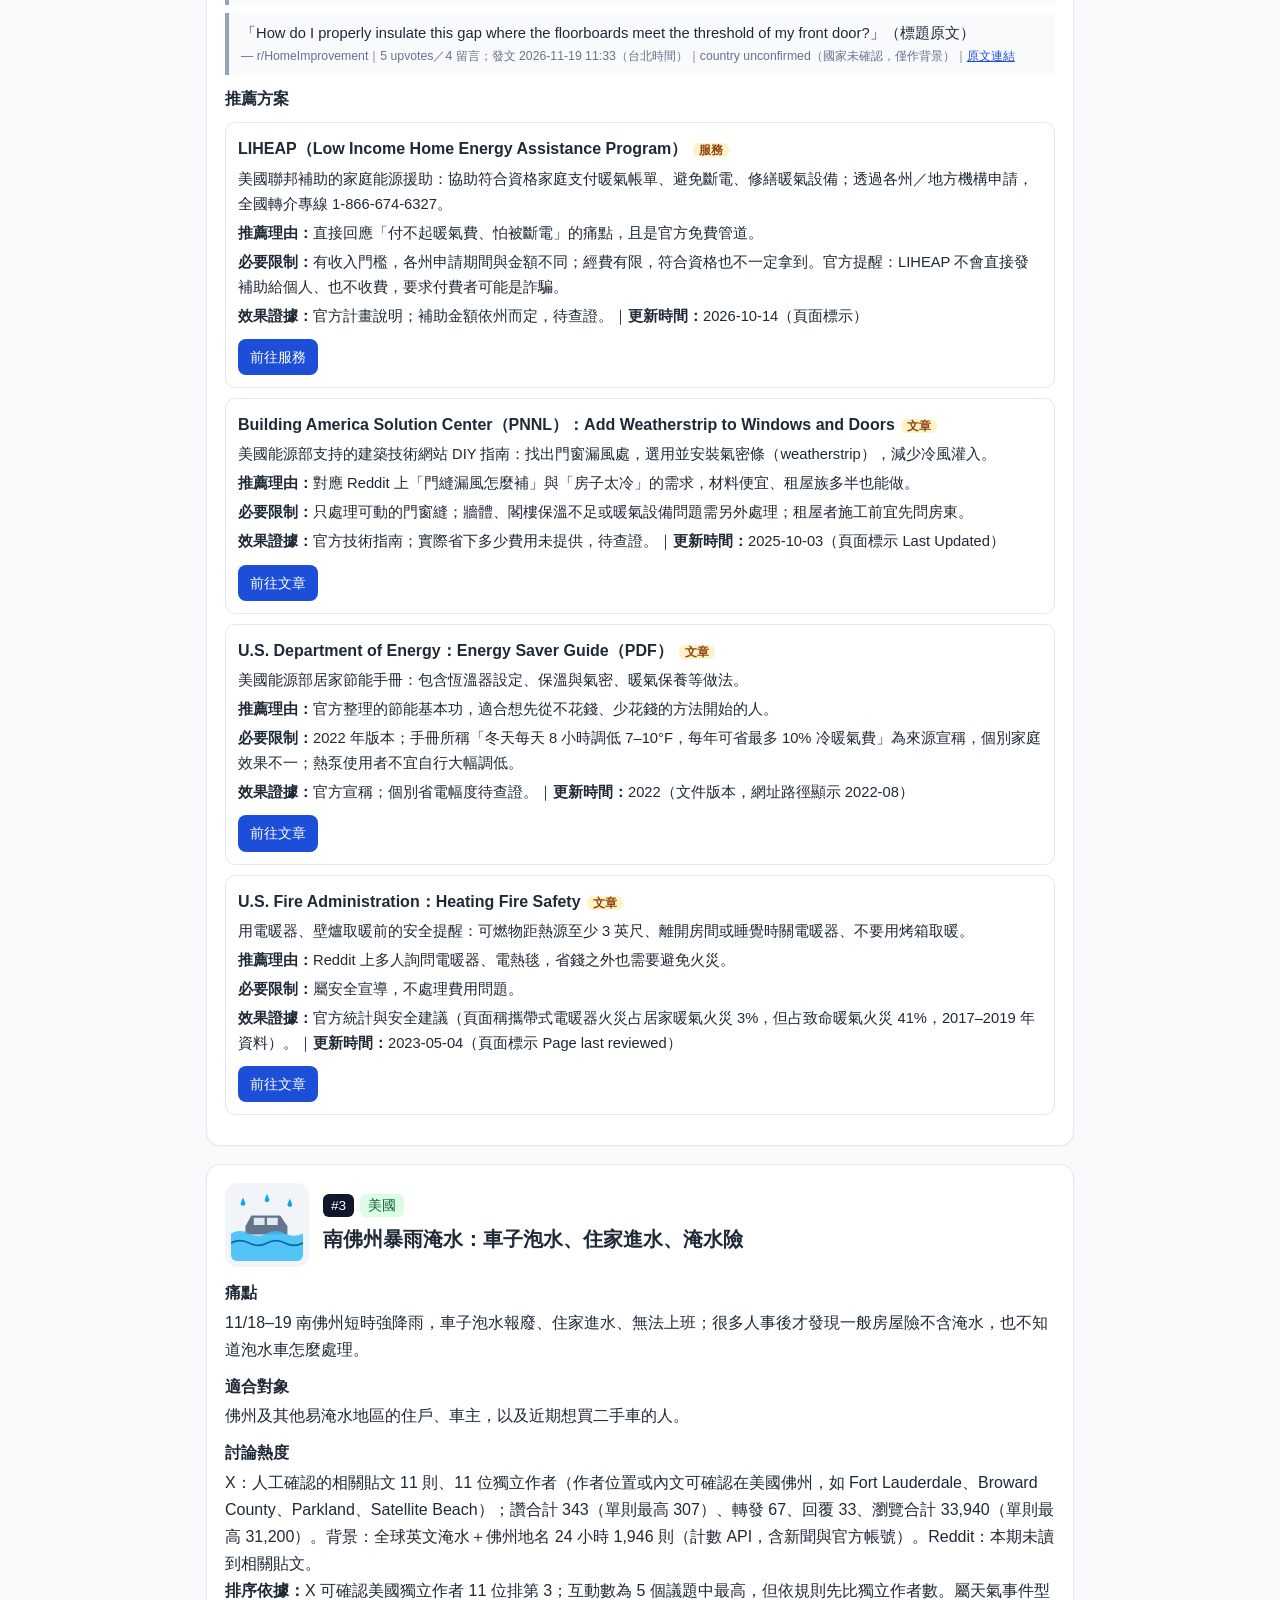
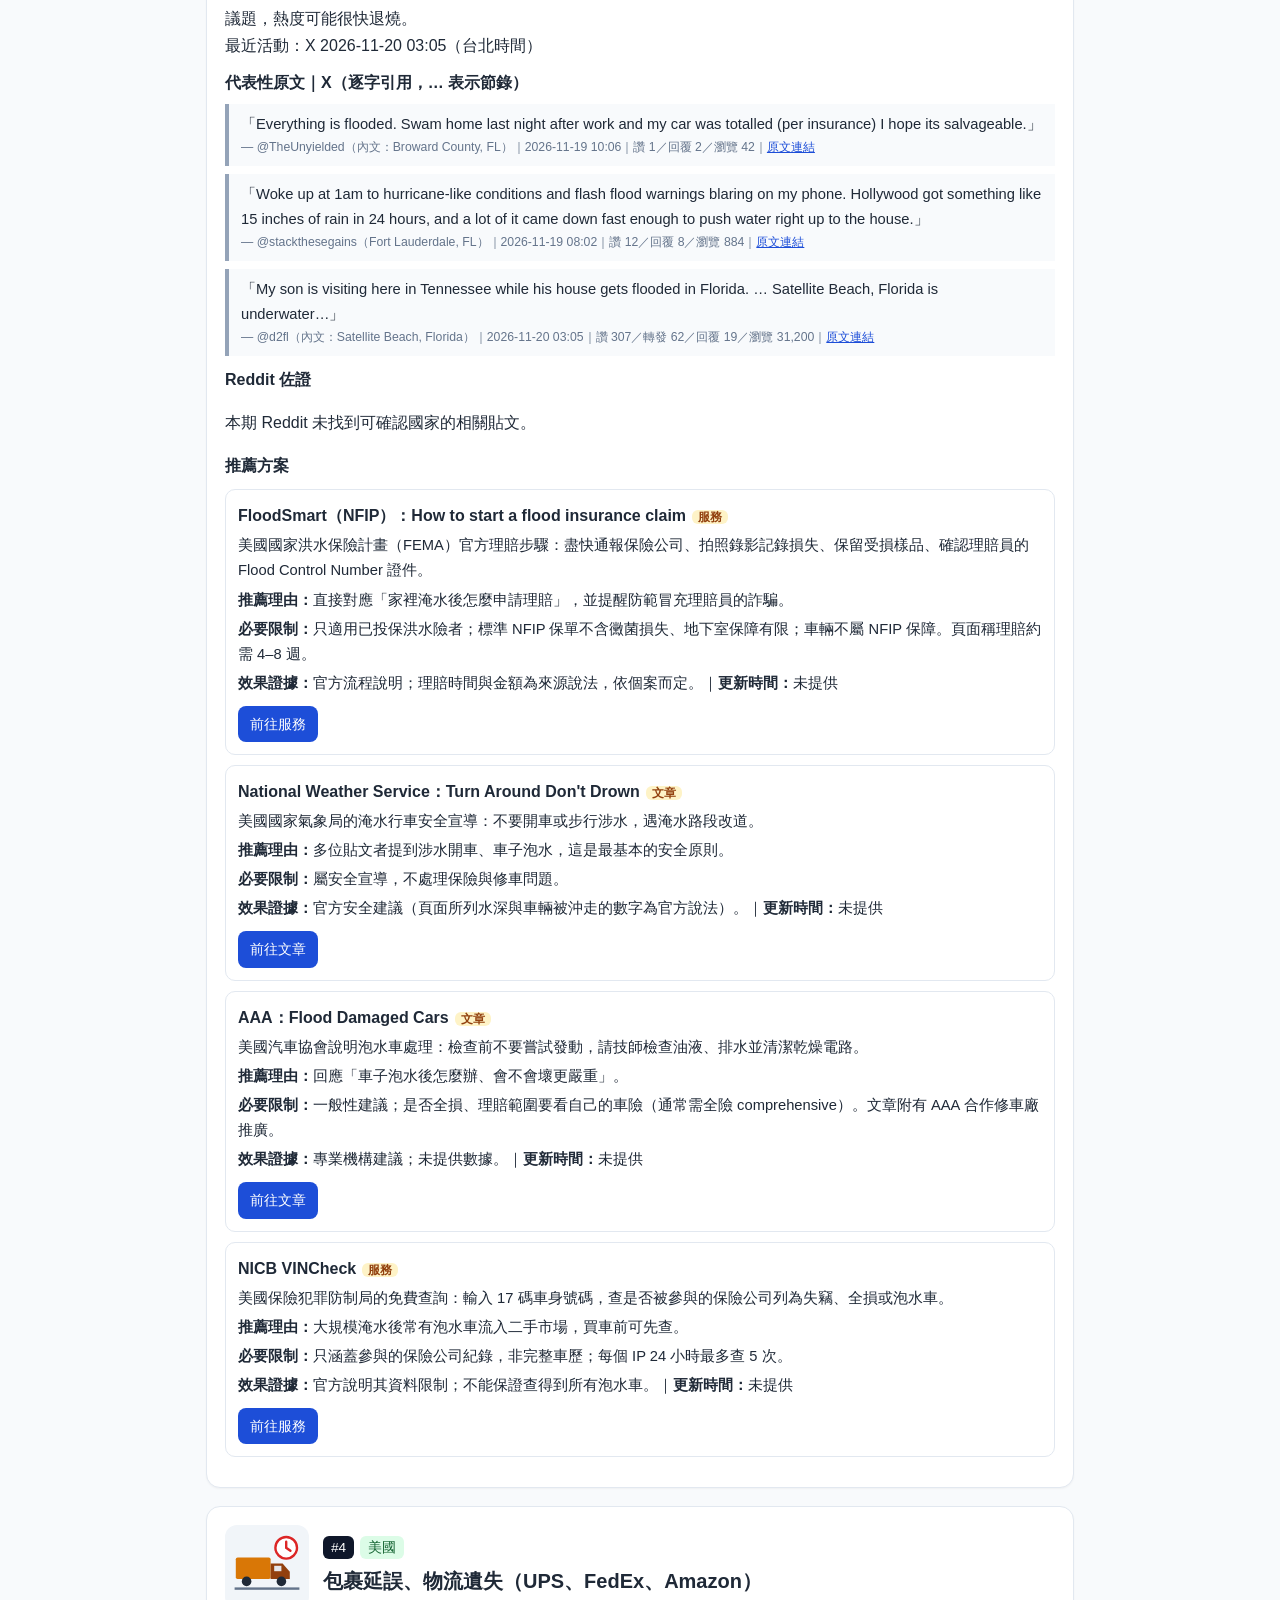
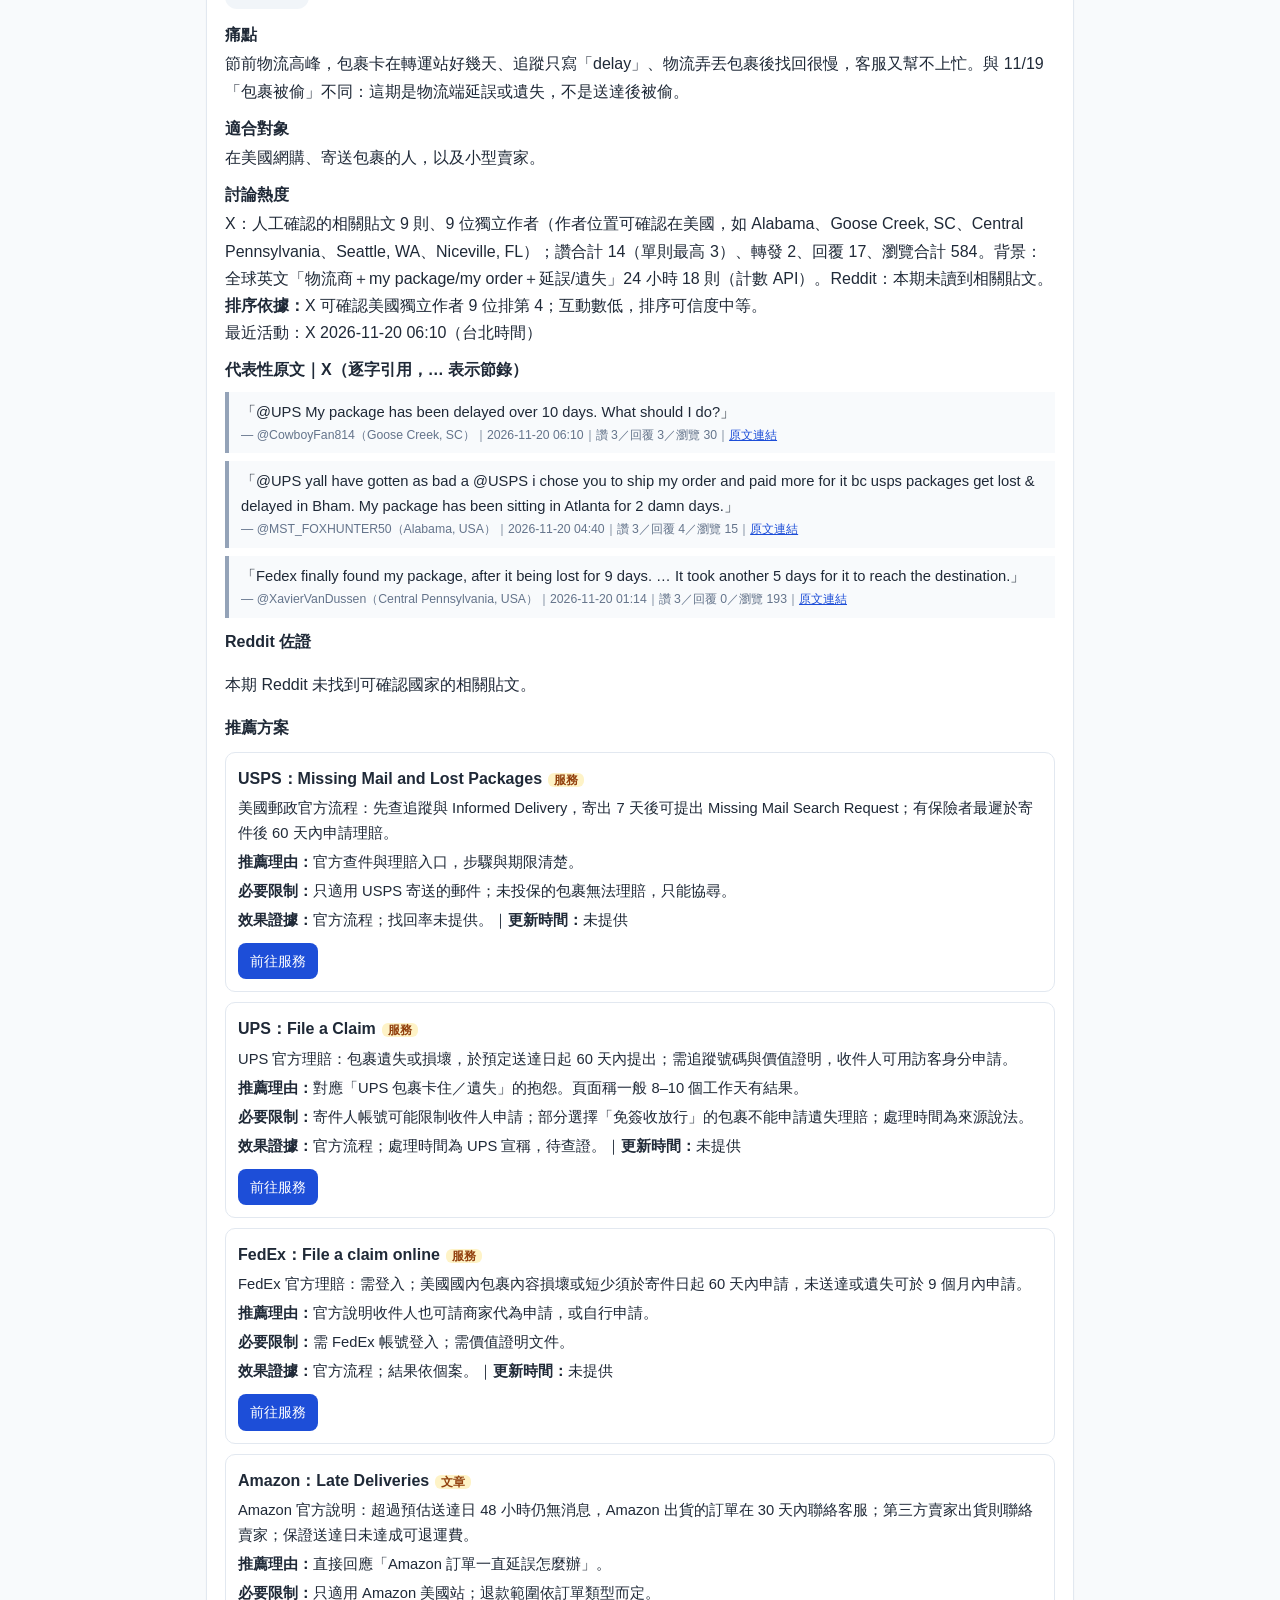
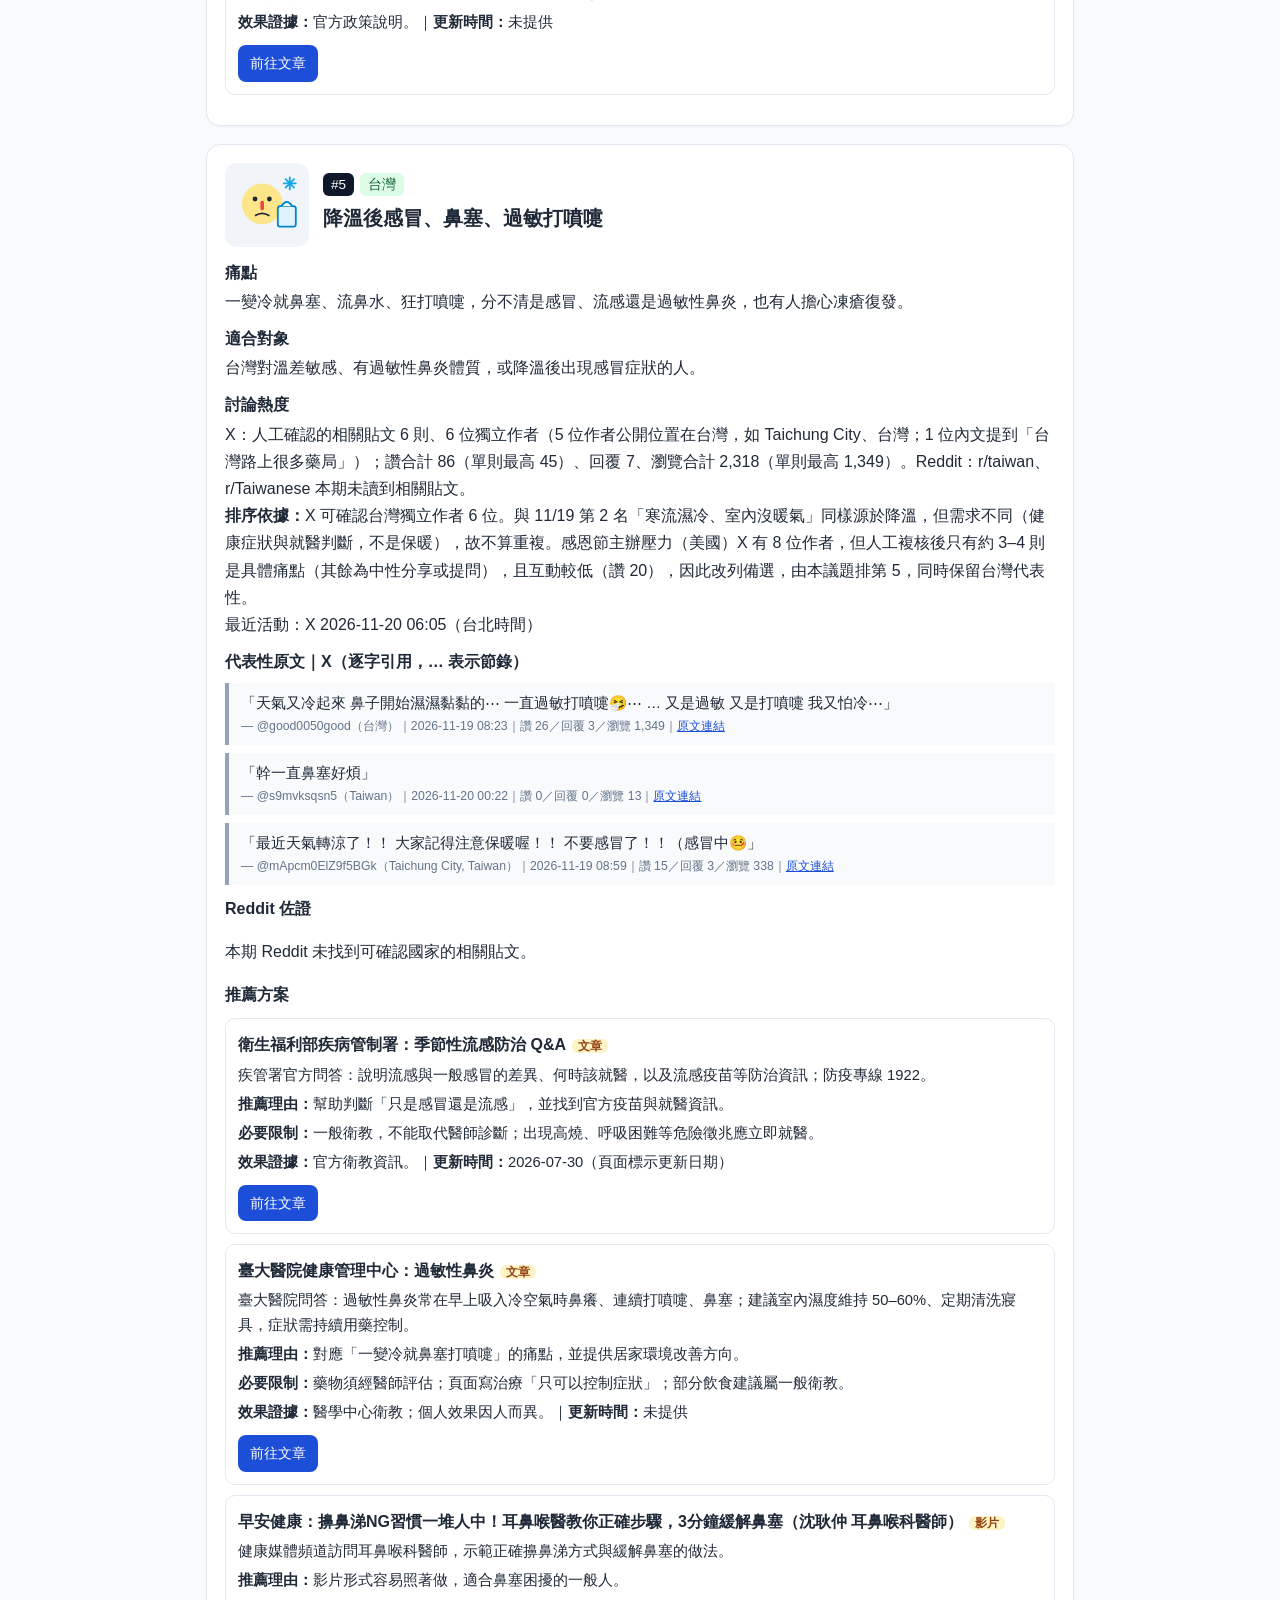
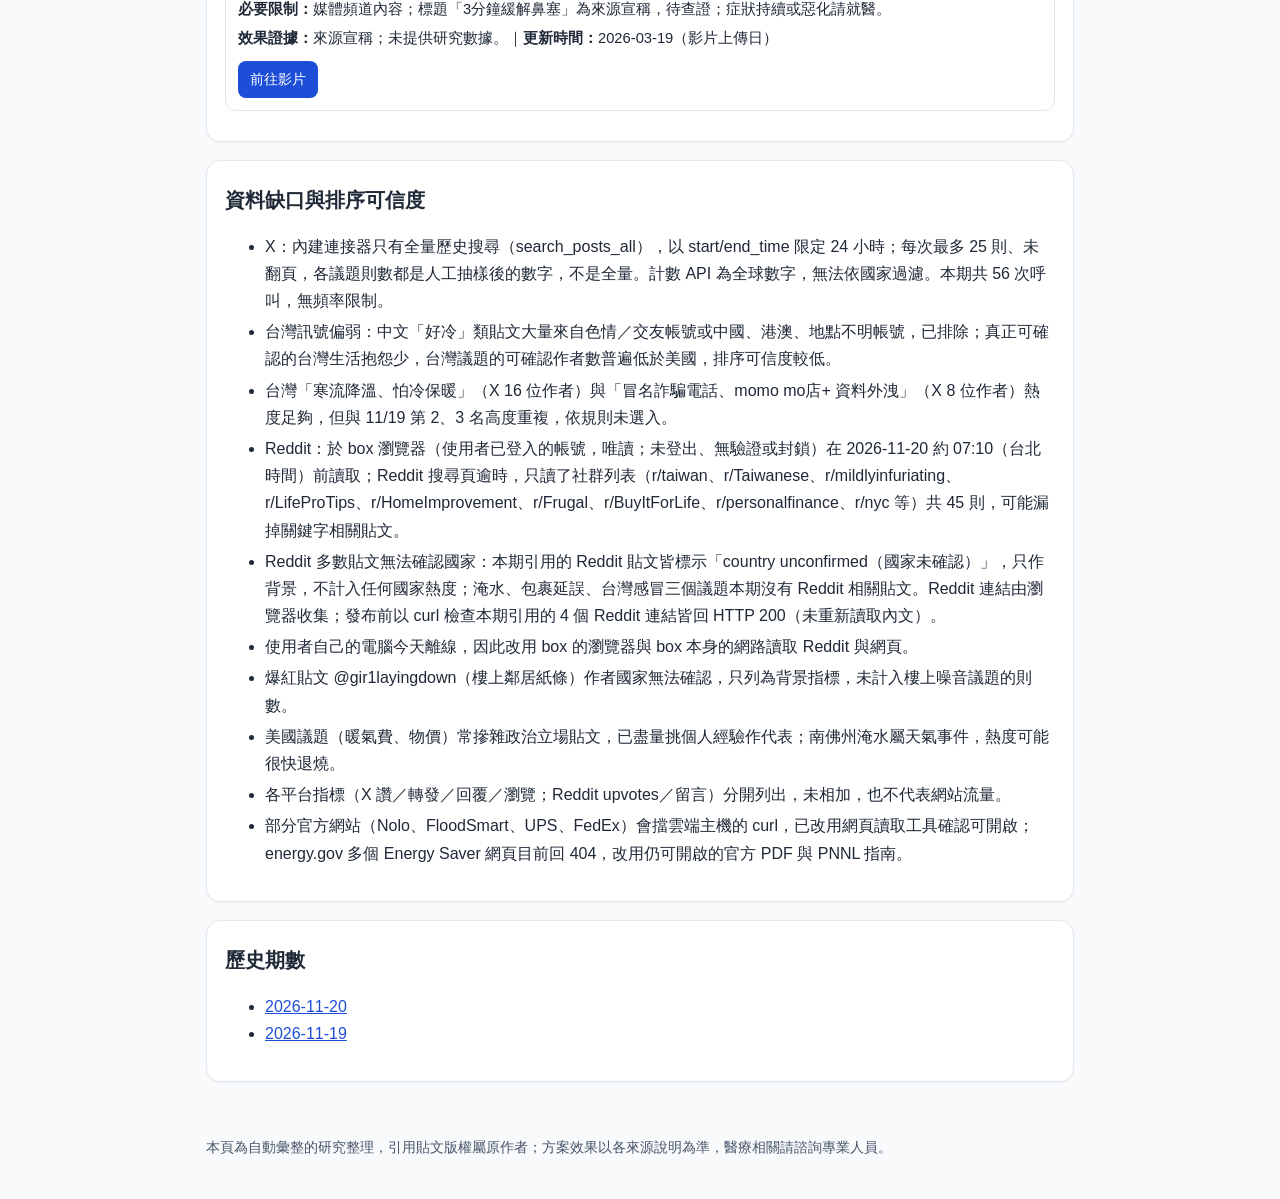
<file: issues/2026-11-20.html>
<!doctype html><html lang="zh-Hant-TW"><head><meta charset="utf-8"><meta name="viewport" content="width=device-width,initial-scale=1"><title>生活小痛點解方目錄｜2026-11-20</title><meta name="description" content="從 X 討論整理台灣、美國使用者反覆抱怨的生活問題與可查證的解決方案。"><link rel="stylesheet" href="../assets/style.css"></head><body>
<header><div class="w"><h1>生活小痛點解方目錄</h1><p>2026-11-20 期（更新於 2026-11-20 07:16（台北時間 UTC+8））｜台灣／美國｜從 X 與 Reddit 公開討論整理 5 個反覆出現的日常問題與可查證的解方</p></div></header><main>
<div class="note"><b>資料說明：</b><b>Reddit 說明：</b>本期 Reddit 多數貼文無法確認國家，只有社群或內文能支持時才計入國家；其餘標示「country unconfirmed（國家未確認）」，僅作背景參考，不計入任何國家的熱度。<br>搜尋範圍：X 2026-11-19 07:00 – 2026-11-20 06:55（台北時間 UTC+8）；Reddit：收集當下往前約 24 小時（約 2026-11-19 07:10 起，台北時間；只讀社群列表，搜尋頁逾時未讀）。資料蒐集：X：2026-11-20 06:57–07:06；Reddit：2026-11-20 約 07:10 完成（皆為台北時間 UTC+8）。排名依「各平台可確認國家的獨立抱怨者數」為主、原始則數為輔；各平台指標分開列出、不相加。<br><b>揭露：</b>本站所有連結皆非聯盟連結，與任何品牌無贊助或合作關係；圖片皆為自製示意圖。內容僅供參考，不保證效果。</div>
<nav class="toc"><a href="#upstairs-noise">#1 樓上鄰居腳步聲、公寓噪音</a><a href="#winter-heating">#2 冬天家裡太冷、暖氣與電費／燃氣費上漲</a><a href="#south-florida-flood">#3 南佛州暴雨淹水：車子泡水、住家進水、淹水險</a><a href="#package-delayed-lost">#4 包裹延誤、物流遺失（UPS、FedEx、Amazon）</a><a href="#tw-cold-nasal-allergy">#5 降溫後感冒、鼻塞、過敏打噴嚏</a></nav>
<section class="card" id="upstairs-noise"><div class="head"><svg viewBox="0 0 120 120" role="img" aria-label="樓上腳步聲示意圖"><rect x="10" y="50" width="100" height="8" fill="#475569"/><ellipse cx="38" cy="38" rx="9" ry="13" fill="#1f2937"/><ellipse cx="70" cy="30" rx="9" ry="13" fill="#1f2937"/><g stroke="#ef4444" stroke-width="4" stroke-linecap="round" fill="none"><path d="M30 70q8 8 0 16"/><path d="M44 68q12 12 0 24"/><path d="M76 70q8 8 0 16"/><path d="M90 68q12 12 0 24"/></g><rect x="40" y="96" width="40" height="12" rx="4" fill="#94a3b8"/></svg><div><span class="rank">#1</span><span class="tag">美國</span><h2>樓上鄰居腳步聲、公寓噪音</h2></div></div><dl>
<dt>痛點</dt><dd>樓上住戶走路重、小孩跑跳、搬家具或半夜吵鬧，樓下住戶睡不好；寫紙條、找管理單位調解常常沒用，甚至演變成雙方衝突。</dd><dt>適合對象</dt><dd>住在美國公寓、上下樓層共用樓板的租屋族與屋主（樓上、樓下兩邊都適用）。</dd><dt>討論熱度</dt><dd>X：人工確認的相關貼文 16 則、16 位獨立作者（作者公開位置可確認在美國，如 Pittsburgh, PA、Florida、St. Louis, MO、Bronx, NY）；讚合計 53（單則最高 41）、回覆合計 5、瀏覽合計 4,857（單則最高 4,112）。背景：全球英文「upstairs neighbor(s)」24 小時 148 則（計數 API，無法依國家過濾）；帶動話題的 @gir1layingdown 爆紅貼文（讚 33,146、瀏覽 3,941,418，截至 07:03）作者國家無法確認，不計入。Reddit：r/HomeImprovement 1 則相關（國家未確認，不計入）。<br><b>排序依據：</b>X 可確認美國獨立作者 16 位，與「寒流（台灣，與 11/19 重複已排除）」並列最多；同數比較讚＋回覆後排第 1。<br>最近活動：X 2026-11-20 06:54；Reddit 2026-11-20 02:41（台北時間）</dd><dt>代表性原文｜X（逐字引用，… 表示節錄）</dt><dd>
<blockquote>「I’ve had an upstairs neighbor that stomped loud all throughout the day. … it nearly drove me crazy. I even wrote a note like this and nothing changed.」<small>— @duffelbagforevr（Pittsburgh, PA）｜2026-11-20 04:28｜讚 41／回覆 3／瀏覽 4,112｜<a href="https://x.com/duffelbagforevr/status/2123513866785071129" target="_blank" rel="noopener">原文連結</a></small></blockquote>
<blockquote>「We have upstairs neighbors who let their kids run wild, jumping, stomping, throwing things, hitting walls, &amp; screaming all hours. Our management scheduled a “mediation” meeting w/ us &amp; let them scream at &amp; harass us the whole time.」<small>— @xTrustNoWitch（Florida, USA）｜2026-11-20 05:06｜讚 5／回覆 2／瀏覽 240｜<a href="https://x.com/xTrustNoWitch/status/2123523212592226375" target="_blank" rel="noopener">原文連結</a></small></blockquote>
<blockquote>「Release me from the shackles of my upstairs neighbors. It sounds like their moving furniture ALL DAYYYY」<small>— @Simpliiic（Florida, USA）｜2026-11-20 05:54｜讚 0／回覆 0／瀏覽 33｜<a href="https://x.com/Simpliiic/status/2123535433451925576" target="_blank" rel="noopener">原文連結</a></small></blockquote>
</dd><dt>Reddit 佐證</dt><dd>
<blockquote>「Sound isolation」（標題原文）<small>— r/HomeImprovement｜2 upvotes／5 留言；發文 2026-11-20 02:41（台北時間）｜country unconfirmed（國家未確認，僅作背景，不計入美國）；內文：「We just moved to a main floor unit and there is people living in the basement. The sound transfer is ridiculous…」｜<a href="https://www.reddit.com/r/HomeImprovement/comments/1y0h818/" target="_blank" rel="noopener">原文連結</a></small></blockquote>
</dd><dt>推薦方案</dt><dd>
<div class="sol"><h4>Nolo：Neighbors and Noise FAQ<span class="cat">文章</span></h4><p>美國法律自助出版商 Nolo 的指南：先記錄噪音時間、當面或書面溝通、查地方噪音條例（quiet hours）、找房東／HOA 書面申訴，再考慮社區調解或報警。</p><p><b>推薦理由：</b>由律師背景編輯更新，步驟清楚，且提醒租約中的「quiet enjoyment（安寧享用）」條款。</p><p><b>必要限制：</b>各州、各城市規定不同；一般生活腳步聲多半不違法，文章不能取代律師意見。</p><p><b>效果證據：</b>法律常識整理；實際結果取決於地方法規與房東配合，效果待查證。｜<b>更新時間：</b>2025-11-25（頁面標示）</p><a class="btn" href="https://www.nolo.com/legal-encyclopedia/neighbors-noise-faq.html" target="_blank" rel="noopener">前往文章</a></div>
<div class="sol"><h4>The Soundproof Apartment：How to Reduce Noise From Upstairs Neighbors（Lillie Metayer）<span class="cat">文章</span></h4><p>租屋族版本：說明腳步聲屬「撞擊音」，在自己天花板貼吸音棉幾乎無效；較實際的是請樓上鋪厚地毯加地墊、移床位、用白噪音遮蔽並留存紀錄。</p><p><b>推薦理由：</b>直接回應「為什麼貼泡棉沒用」的常見誤解，並給出不違反租約的做法。</p><p><b>必要限制：</b>個人網站文章，非官方；網站其他頁面可能有產品推薦，是否含聯盟連結未查證；需要樓上住戶配合。</p><p><b>效果證據：</b>文章引用廠商與建築資料說明物理原理（來源宣稱）；各種做法的降噪量未提供，待查證。｜<b>更新時間：</b>2026-08-01（頁面標示）</p><a class="btn" href="https://thesoundproofapartment.com/posts/how-to-reduce-noise-from-upstairs-neighbors" target="_blank" rel="noopener">前往文章</a></div>
<div class="sol"><h4>Soundproof Guide：BEST Way to Soundproof a Ceiling - That Actually Works!<span class="cat">影片</span></h4><p>示範屋主可做的天花板隔音工程：隔振吊掛件（isolation clips）＋帽型槽、岩棉、雙層石膏板，並說明撞擊音與空氣音要分開處理。</p><p><b>推薦理由：</b>適合可以施工的屋主或願意出錢改善的房東，了解「真正有效但比較貴」的做法。</p><p><b>必要限制：</b>需拆天花板、通常要專業施工；租屋族需房東同意；影片提到說明欄有購買連結（可能為商業連結），本站不推薦特定商品。影片中的價格為頻道說法，待查證。</p><p><b>效果證據：</b>頻道宣稱；未提供實測隔音數據。｜<b>更新時間：</b>2025-09-27（影片上傳日）</p><a class="btn" href="https://www.youtube.com/watch?v=Ebv-Vudmye4" target="_blank" rel="noopener">前往影片</a></div>
</dd></dl></section>
<section class="card" id="winter-heating"><div class="head"><svg viewBox="0 0 120 120" role="img" aria-label="暖氣與帳單示意圖"><rect x="14" y="46" width="56" height="44" rx="6" fill="#f97316"/><g stroke="#fff7ed" stroke-width="4"><line x1="26" y1="52" x2="26" y2="84"/><line x1="38" y1="52" x2="38" y2="84"/><line x1="50" y1="52" x2="50" y2="84"/><line x1="62" y1="52" x2="62" y2="84"/></g><g stroke="#fb923c" stroke-width="3" fill="none" stroke-linecap="round"><path d="M28 40q-6-8 0-16"/><path d="M42 40q-6-8 0-16"/><path d="M56 40q-6-8 0-16"/></g><rect x="76" y="30" width="34" height="46" rx="3" fill="#fff" stroke="#334155" stroke-width="3"/><text x="93" y="60" font-size="18" text-anchor="middle" fill="#dc2626" font-family="sans-serif" font-weight="700">$↑</text><rect x="10" y="92" width="64" height="5" fill="#64748b"/></svg><div><span class="rank">#2</span><span class="tag">美國</span><h2>冬天家裡太冷、暖氣與電費／燃氣費上漲</h2></div></div><dl>
<dt>痛點</dt><dd>天氣轉冷必須開暖氣，但電費、燃氣費調漲；有人說房子冷到連奶油都抹不開，有人擔心付不出帳單會被斷電。</dd><dt>適合對象</dt><dd>美國有暖氣帳單壓力的租屋族與屋主、低收入家庭、老屋或漏風住宅住戶。</dd><dt>討論熱度</dt><dd>X：人工確認的相關貼文 14 則、14 位獨立作者（作者公開位置或內文州名可確認在美國，如 Washington、Wyoming、Mississippi、Buffalo, NY、Illinois）；讚合計 51（單則最高 36）、轉發 7、回覆 12、瀏覽合計 6,255（單則最高 4,262）。部分貼文帶有政治立場（州費率、能源政策）。Reddit：r/Frugal、r/HomeImprovement 共 5 則取暖相關（國家皆未確認，不計入，另列背景）。<br><b>排序依據：</b>X 可確認美國獨立作者 14 位，排第 2；Reddit 有多則取暖求助可作背景，但國家未確認，不加分。<br>最近活動：X 2026-11-20 06:54；Reddit 2026-11-20 05:23（台北時間）</dd><dt>代表性原文｜X（逐字引用，… 表示節錄）</dt><dd>
<blockquote>「My house is so cold in the winter that it’s hard anyway. 15 seconds in the microwave solves it.」<small>— @wheezl23（Washington, USA）｜2026-11-20 01:35｜讚 6／回覆 0／瀏覽 1,530｜<a href="https://x.com/wheezl23/status/2123470325803561199" target="_blank" rel="noopener">原文連結</a></small></blockquote>
<blockquote>「Our electric bill went up this year but it&#x27;s nowhere close to what your paying. Fortunately our heat is gas and good old fashioned fireplace.」<small>— @BillKel83375959（Evanston, WY）｜2026-11-20 00:24｜讚 4／回覆 3／瀏覽 45｜<a href="https://x.com/BillKel83375959/status/2123452430021280117" target="_blank" rel="noopener">原文連結</a></small></blockquote>
<blockquote>「I had to turn the heat on!! It&#x27;s been colder the past few days than when I arrived in February!」<small>— @feistysquidchik（Mississippi, USA）｜2026-11-20 00:47｜讚 0／回覆 0／瀏覽 9｜<a href="https://x.com/feistysquidchik/status/2123458159708721646" target="_blank" rel="noopener">原文連結</a></small></blockquote>
</dd><dt>Reddit 佐證</dt><dd>
<blockquote>「Am I saving power or using more by setting up a space heater downstairs?」（標題原文）<small>— r/Frugal｜72 upvotes／48 留言；發文 2026-11-19 12:37（台北時間）｜country unconfirmed（國家未確認，僅作背景）；內文：「…the upstairs being very hot while downstairs is freezing.」｜<a href="https://www.reddit.com/r/Frugal/comments/1y00k7f/" target="_blank" rel="noopener">原文連結</a></small></blockquote>
<blockquote>「Please recommend a reliable electric blanket」（標題原文）<small>— r/Frugal｜49 upvotes／50 留言；發文 2026-11-19 09:39（台北時間）｜country unconfirmed（國家未確認，僅作背景）｜<a href="https://www.reddit.com/r/Frugal/comments/1xzx1o7/" target="_blank" rel="noopener">原文連結</a></small></blockquote>
<blockquote>「How do I properly insulate this gap where the floorboards meet the threshold of my front door?」（標題原文）<small>— r/HomeImprovement｜5 upvotes／4 留言；發文 2026-11-19 11:33（台北時間）｜country unconfirmed（國家未確認，僅作背景）｜<a href="https://www.reddit.com/r/HomeImprovement/comments/1xzzcmi/" target="_blank" rel="noopener">原文連結</a></small></blockquote>
</dd><dt>推薦方案</dt><dd>
<div class="sol"><h4>LIHEAP（Low Income Home Energy Assistance Program）<span class="cat">服務</span></h4><p>美國聯邦補助的家庭能源援助：協助符合資格家庭支付暖氣帳單、避免斷電、修繕暖氣設備；透過各州／地方機構申請，全國轉介專線 1-866-674-6327。</p><p><b>推薦理由：</b>直接回應「付不起暖氣費、怕被斷電」的痛點，且是官方免費管道。</p><p><b>必要限制：</b>有收入門檻，各州申請期間與金額不同；經費有限，符合資格也不一定拿到。官方提醒：LIHEAP 不會直接發補助給個人、也不收費，要求付費者可能是詐騙。</p><p><b>效果證據：</b>官方計畫說明；補助金額依州而定，待查證。｜<b>更新時間：</b>2026-10-14（頁面標示）</p><a class="btn" href="https://acf.gov/ocs/programs-services/liheap" target="_blank" rel="noopener">前往服務</a></div>
<div class="sol"><h4>Building America Solution Center（PNNL）：Add Weatherstrip to Windows and Doors<span class="cat">文章</span></h4><p>美國能源部支持的建築技術網站 DIY 指南：找出門窗漏風處，選用並安裝氣密條（weatherstrip），減少冷風灌入。</p><p><b>推薦理由：</b>對應 Reddit 上「門縫漏風怎麼補」與「房子太冷」的需求，材料便宜、租屋族多半也能做。</p><p><b>必要限制：</b>只處理可動的門窗縫；牆體、閣樓保溫不足或暖氣設備問題需另外處理；租屋者施工前宜先問房東。</p><p><b>效果證據：</b>官方技術指南；實際省下多少費用未提供，待查證。｜<b>更新時間：</b>2025-10-03（頁面標示 Last Updated）</p><a class="btn" href="https://basc.pnnl.gov/diy-guides/add-weatherstrip-windows-and-doors" target="_blank" rel="noopener">前往文章</a></div>
<div class="sol"><h4>U.S. Department of Energy：Energy Saver Guide（PDF）<span class="cat">文章</span></h4><p>美國能源部居家節能手冊：包含恆溫器設定、保溫與氣密、暖氣保養等做法。</p><p><b>推薦理由：</b>官方整理的節能基本功，適合想先從不花錢、少花錢的方法開始的人。</p><p><b>必要限制：</b>2022 年版本；手冊所稱「冬天每天 8 小時調低 7–10°F，每年可省最多 10% 冷暖氣費」為來源宣稱，個別家庭效果不一；熱泵使用者不宜自行大幅調低。</p><p><b>效果證據：</b>官方宣稱；個別省電幅度待查證。｜<b>更新時間：</b>2022（文件版本，網址路徑顯示 2022-08）</p><a class="btn" href="https://www.energy.gov/sites/default/files/2022-08/energy-saver-guide-2022.pdf" target="_blank" rel="noopener">前往文章</a></div>
<div class="sol"><h4>U.S. Fire Administration：Heating Fire Safety<span class="cat">文章</span></h4><p>用電暖器、壁爐取暖前的安全提醒：可燃物距熱源至少 3 英尺、離開房間或睡覺時關電暖器、不要用烤箱取暖。</p><p><b>推薦理由：</b>Reddit 上多人詢問電暖器、電熱毯，省錢之外也需要避免火災。</p><p><b>必要限制：</b>屬安全宣導，不處理費用問題。</p><p><b>效果證據：</b>官方統計與安全建議（頁面稱攜帶式電暖器火災占居家暖氣火災 3%，但占致命暖氣火災 41%，2017–2019 年資料）。｜<b>更新時間：</b>2023-05-04（頁面標示 Page last reviewed）</p><a class="btn" href="https://www.usfa.fema.gov/prevention/home-fires/prevent-fires/heating/" target="_blank" rel="noopener">前往文章</a></div>
</dd></dl></section>
<section class="card" id="south-florida-flood"><div class="head"><svg viewBox="0 0 120 120" role="img" aria-label="車輛泡水示意圖"><path d="M24 62l10-18h48l12 18v14H24z" fill="#64748b"/><rect x="38" y="48" width="18" height="12" fill="#e2e8f0"/><rect x="60" y="48" width="18" height="12" fill="#e2e8f0"/><path d="M0 74q15-8 30 0t30 0 30 0 30 0v46H0z" fill="#38bdf8" opacity=".85"/><path d="M0 90q15-8 30 0t30 0 30 0 30 0" fill="none" stroke="#0369a1" stroke-width="3"/><g fill="#0ea5e9"><path d="M20 14l4 10a4 4 0 1 1-8 0z"/><path d="M60 8l4 10a4 4 0 1 1-8 0z"/><path d="M98 16l4 10a4 4 0 1 1-8 0z"/></g></svg><div><span class="rank">#3</span><span class="tag">美國</span><h2>南佛州暴雨淹水：車子泡水、住家進水、淹水險</h2></div></div><dl>
<dt>痛點</dt><dd>11/18–19 南佛州短時強降雨，車子泡水報廢、住家進水、無法上班；很多人事後才發現一般房屋險不含淹水，也不知道泡水車怎麼處理。</dd><dt>適合對象</dt><dd>佛州及其他易淹水地區的住戶、車主，以及近期想買二手車的人。</dd><dt>討論熱度</dt><dd>X：人工確認的相關貼文 11 則、11 位獨立作者（作者位置或內文可確認在美國佛州，如 Fort Lauderdale、Broward County、Parkland、Satellite Beach）；讚合計 343（單則最高 307）、轉發 67、回覆 33、瀏覽合計 33,940（單則最高 31,200）。背景：全球英文淹水＋佛州地名 24 小時 1,946 則（計數 API，含新聞與官方帳號）。Reddit：本期未讀到相關貼文。<br><b>排序依據：</b>X 可確認美國獨立作者 11 位排第 3；互動數為 5 個議題中最高，但依規則先比獨立作者數。屬天氣事件型議題，熱度可能很快退燒。<br>最近活動：X 2026-11-20 03:05（台北時間）</dd><dt>代表性原文｜X（逐字引用，… 表示節錄）</dt><dd>
<blockquote>「Everything is flooded. Swam home last night after work and my car was totalled (per insurance) I hope its salvageable.」<small>— @TheUnyielded（內文：Broward County, FL）｜2026-11-19 10:06｜讚 1／回覆 2／瀏覽 42｜<a href="https://x.com/TheUnyielded/status/2123236509717233928" target="_blank" rel="noopener">原文連結</a></small></blockquote>
<blockquote>「Woke up at 1am to hurricane-like conditions and flash flood warnings blaring on my phone. Hollywood got something like 15 inches of rain in 24 hours, and a lot of it came down fast enough to push water right up to the house.」<small>— @stackthesegains（Fort Lauderdale, FL）｜2026-11-19 08:02｜讚 12／回覆 8／瀏覽 884｜<a href="https://x.com/stackthesegains/status/2123205135979495468" target="_blank" rel="noopener">原文連結</a></small></blockquote>
<blockquote>「My son is visiting here in Tennessee while his house gets flooded in Florida. … Satellite Beach, Florida is underwater…」<small>— @d2fl（內文：Satellite Beach, Florida）｜2026-11-20 03:05｜讚 307／轉發 62／回覆 19／瀏覽 31,200｜<a href="https://x.com/d2fl/status/2123492756165214530" target="_blank" rel="noopener">原文連結</a></small></blockquote>
</dd><dt>Reddit 佐證</dt><dd>
<p>本期 Reddit 未找到可確認國家的相關貼文。</p>
</dd><dt>推薦方案</dt><dd>
<div class="sol"><h4>FloodSmart（NFIP）：How to start a flood insurance claim<span class="cat">服務</span></h4><p>美國國家洪水保險計畫（FEMA）官方理賠步驟：盡快通報保險公司、拍照錄影記錄損失、保留受損樣品、確認理賠員的 Flood Control Number 證件。</p><p><b>推薦理由：</b>直接對應「家裡淹水後怎麼申請理賠」，並提醒防範冒充理賠員的詐騙。</p><p><b>必要限制：</b>只適用已投保洪水險者；標準 NFIP 保單不含黴菌損失、地下室保障有限；車輛不屬 NFIP 保障。頁面稱理賠約需 4–8 週。</p><p><b>效果證據：</b>官方流程說明；理賠時間與金額為來源說法，依個案而定。｜<b>更新時間：</b>未提供</p><a class="btn" href="https://www.floodsmart.gov/recover/start-a-claim" target="_blank" rel="noopener">前往服務</a></div>
<div class="sol"><h4>National Weather Service：Turn Around Don&#x27;t Drown<span class="cat">文章</span></h4><p>美國國家氣象局的淹水行車安全宣導：不要開車或步行涉水，遇淹水路段改道。</p><p><b>推薦理由：</b>多位貼文者提到涉水開車、車子泡水，這是最基本的安全原則。</p><p><b>必要限制：</b>屬安全宣導，不處理保險與修車問題。</p><p><b>效果證據：</b>官方安全建議（頁面所列水深與車輛被沖走的數字為官方說法）。｜<b>更新時間：</b>未提供</p><a class="btn" href="https://www.weather.gov/safety/flood-turn-around-dont-drown" target="_blank" rel="noopener">前往文章</a></div>
<div class="sol"><h4>AAA：Flood Damaged Cars<span class="cat">文章</span></h4><p>美國汽車協會說明泡水車處理：檢查前不要嘗試發動，請技師檢查油液、排水並清潔乾燥電路。</p><p><b>推薦理由：</b>回應「車子泡水後怎麼辦、會不會壞更嚴重」。</p><p><b>必要限制：</b>一般性建議；是否全損、理賠範圍要看自己的車險（通常需全險 comprehensive）。文章附有 AAA 合作修車廠推廣。</p><p><b>效果證據：</b>專業機構建議；未提供數據。｜<b>更新時間：</b>未提供</p><a class="btn" href="https://www.aaa.com/autorepair/articles/flood-damaged-cars" target="_blank" rel="noopener">前往文章</a></div>
<div class="sol"><h4>NICB VINCheck<span class="cat">服務</span></h4><p>美國保險犯罪防制局的免費查詢：輸入 17 碼車身號碼，查是否被參與的保險公司列為失竊、全損或泡水車。</p><p><b>推薦理由：</b>大規模淹水後常有泡水車流入二手市場，買車前可先查。</p><p><b>必要限制：</b>只涵蓋參與的保險公司紀錄，非完整車歷；每個 IP 24 小時最多查 5 次。</p><p><b>效果證據：</b>官方說明其資料限制；不能保證查得到所有泡水車。｜<b>更新時間：</b>未提供</p><a class="btn" href="https://www.nicb.org/vincheck" target="_blank" rel="noopener">前往服務</a></div>
</dd></dl></section>
<section class="card" id="package-delayed-lost"><div class="head"><svg viewBox="0 0 120 120" role="img" aria-label="包裹運送延誤示意圖"><rect x="8" y="44" width="58" height="36" rx="3" fill="#d97706"/><path d="M66 54h20l12 14v12H66z" fill="#92400e"/><rect x="72" y="58" width="12" height="9" fill="#e5e7eb"/><circle cx="26" cy="84" r="8" fill="#1f2937"/><circle cx="84" cy="84" r="8" fill="#1f2937"/><circle cx="92" cy="28" r="18" fill="#fff" stroke="#dc2626" stroke-width="4"/><path d="M92 18v10l7 5" stroke="#dc2626" stroke-width="4" fill="none" stroke-linecap="round"/><rect x="6" y="94" width="108" height="4" fill="#64748b"/></svg><div><span class="rank">#4</span><span class="tag">美國</span><h2>包裹延誤、物流遺失（UPS、FedEx、Amazon）</h2></div></div><dl>
<dt>痛點</dt><dd>節前物流高峰，包裹卡在轉運站好幾天、追蹤只寫「delay」、物流弄丟包裹後找回很慢，客服又幫不上忙。與 11/19「包裹被偷」不同：這期是物流端延誤或遺失，不是送達後被偷。</dd><dt>適合對象</dt><dd>在美國網購、寄送包裹的人，以及小型賣家。</dd><dt>討論熱度</dt><dd>X：人工確認的相關貼文 9 則、9 位獨立作者（作者位置可確認在美國，如 Alabama、Goose Creek, SC、Central Pennsylvania、Seattle, WA、Niceville, FL）；讚合計 14（單則最高 3）、轉發 2、回覆 17、瀏覽合計 584。背景：全球英文「物流商＋my package/my order＋延誤/遺失」24 小時 18 則（計數 API）。Reddit：本期未讀到相關貼文。<br><b>排序依據：</b>X 可確認美國獨立作者 9 位排第 4；互動數低，排序可信度中等。<br>最近活動：X 2026-11-20 06:10（台北時間）</dd><dt>代表性原文｜X（逐字引用，… 表示節錄）</dt><dd>
<blockquote>「@UPS My package has been delayed over 10 days. What should I do?」<small>— @CowboyFan814（Goose Creek, SC）｜2026-11-20 06:10｜讚 3／回覆 3／瀏覽 30｜<a href="https://x.com/CowboyFan814/status/2123539459006451734" target="_blank" rel="noopener">原文連結</a></small></blockquote>
<blockquote>「@UPS yall have gotten as bad a @USPS i chose you to ship my order and paid more for it bc usps packages get lost &amp; delayed in Bham. My package has been sitting in Atlanta for 2 damn days.」<small>— @MST_FOXHUNTER50（Alabama, USA）｜2026-11-20 04:40｜讚 3／回覆 4／瀏覽 15｜<a href="https://x.com/MST_FOXHUNTER50/status/2123516834800611785" target="_blank" rel="noopener">原文連結</a></small></blockquote>
<blockquote>「Fedex finally found my package, after it being lost for 9 days. … It took another 5 days for it to reach the destination.」<small>— @XavierVanDussen（Central Pennsylvania, USA）｜2026-11-20 01:14｜讚 3／回覆 0／瀏覽 193｜<a href="https://x.com/XavierVanDussen/status/2123465059196178776" target="_blank" rel="noopener">原文連結</a></small></blockquote>
</dd><dt>Reddit 佐證</dt><dd>
<p>本期 Reddit 未找到可確認國家的相關貼文。</p>
</dd><dt>推薦方案</dt><dd>
<div class="sol"><h4>USPS：Missing Mail and Lost Packages<span class="cat">服務</span></h4><p>美國郵政官方流程：先查追蹤與 Informed Delivery，寄出 7 天後可提出 Missing Mail Search Request；有保險者最遲於寄件後 60 天內申請理賠。</p><p><b>推薦理由：</b>官方查件與理賠入口，步驟與期限清楚。</p><p><b>必要限制：</b>只適用 USPS 寄送的郵件；未投保的包裹無法理賠，只能協尋。</p><p><b>效果證據：</b>官方流程；找回率未提供。｜<b>更新時間：</b>未提供</p><a class="btn" href="https://www.usps.com/help/missing-mail.htm" target="_blank" rel="noopener">前往服務</a></div>
<div class="sol"><h4>UPS：File a Claim<span class="cat">服務</span></h4><p>UPS 官方理賠：包裹遺失或損壞，於預定送達日起 60 天內提出；需追蹤號碼與價值證明，收件人可用訪客身分申請。</p><p><b>推薦理由：</b>對應「UPS 包裹卡住／遺失」的抱怨。頁面稱一般 8–10 個工作天有結果。</p><p><b>必要限制：</b>寄件人帳號可能限制收件人申請；部分選擇「免簽收放行」的包裹不能申請遺失理賠；處理時間為來源說法。</p><p><b>效果證據：</b>官方流程；處理時間為 UPS 宣稱，待查證。｜<b>更新時間：</b>未提供</p><a class="btn" href="https://www.ups.com/us/en/support/file-a-claim" target="_blank" rel="noopener">前往服務</a></div>
<div class="sol"><h4>FedEx：File a claim online<span class="cat">服務</span></h4><p>FedEx 官方理賠：需登入；美國國內包裹內容損壞或短少須於寄件日起 60 天內申請，未送達或遺失可於 9 個月內申請。</p><p><b>推薦理由：</b>官方說明收件人也可請商家代為申請，或自行申請。</p><p><b>必要限制：</b>需 FedEx 帳號登入；需價值證明文件。</p><p><b>效果證據：</b>官方流程；結果依個案。｜<b>更新時間：</b>未提供</p><a class="btn" href="https://www.fedex.com/en-us/customer-support/claims.html" target="_blank" rel="noopener">前往服務</a></div>
<div class="sol"><h4>Amazon：Late Deliveries<span class="cat">文章</span></h4><p>Amazon 官方說明：超過預估送達日 48 小時仍無消息，Amazon 出貨的訂單在 30 天內聯絡客服；第三方賣家出貨則聯絡賣家；保證送達日未達成可退運費。</p><p><b>推薦理由：</b>直接回應「Amazon 訂單一直延誤怎麼辦」。</p><p><b>必要限制：</b>只適用 Amazon 美國站；退款範圍依訂單類型而定。</p><p><b>效果證據：</b>官方政策說明。｜<b>更新時間：</b>未提供</p><a class="btn" href="https://www.amazon.com/gp/help/customer/display.html?nodeId=GL669SSDXFCJ2ZA6" target="_blank" rel="noopener">前往文章</a></div>
</dd></dl></section>
<section class="card" id="tw-cold-nasal-allergy"><div class="head"><svg viewBox="0 0 120 120" role="img" aria-label="鼻塞與感冒示意圖"><circle cx="52" cy="58" r="34" fill="#fde68a"/><circle cx="40" cy="50" r="4" fill="#1f2937"/><circle cx="64" cy="50" r="4" fill="#1f2937"/><path d="M52 56v10" stroke="#ef4444" stroke-width="6" stroke-linecap="round"/><path d="M40 78q12-8 24 0" stroke="#1f2937" stroke-width="3" fill="none"/><rect x="78" y="62" width="30" height="34" rx="4" fill="#e0f2fe" stroke="#0284c7" stroke-width="3"/><path d="M84 62q9-14 18 0" fill="#fff" stroke="#0284c7" stroke-width="3"/><g stroke="#0ea5e9" stroke-width="3" stroke-linecap="round"><line x1="98" y1="14" x2="98" y2="34"/><line x1="88" y1="24" x2="108" y2="24"/><line x1="91" y1="17" x2="105" y2="31"/><line x1="105" y1="17" x2="91" y2="31"/></g></svg><div><span class="rank">#5</span><span class="tag">台灣</span><h2>降溫後感冒、鼻塞、過敏打噴嚏</h2></div></div><dl>
<dt>痛點</dt><dd>一變冷就鼻塞、流鼻水、狂打噴嚏，分不清是感冒、流感還是過敏性鼻炎，也有人擔心凍瘡復發。</dd><dt>適合對象</dt><dd>台灣對溫差敏感、有過敏性鼻炎體質，或降溫後出現感冒症狀的人。</dd><dt>討論熱度</dt><dd>X：人工確認的相關貼文 6 則、6 位獨立作者（5 位作者公開位置在台灣，如 Taichung City、台灣；1 位內文提到「台灣路上很多藥局」）；讚合計 86（單則最高 45）、回覆 7、瀏覽合計 2,318（單則最高 1,349）。Reddit：r/taiwan、r/Taiwanese 本期未讀到相關貼文。<br><b>排序依據：</b>X 可確認台灣獨立作者 6 位。與 11/19 第 2 名「寒流濕冷、室內沒暖氣」同樣源於降溫，但需求不同（健康症狀與就醫判斷，不是保暖），故不算重複。感恩節主辦壓力（美國）X 有 8 位作者，但人工複核後只有約 3–4 則是具體痛點（其餘為中性分享或提問），且互動較低（讚 20），因此改列備選，由本議題排第 5，同時保留台灣代表性。<br>最近活動：X 2026-11-20 06:05（台北時間）</dd><dt>代表性原文｜X（逐字引用，… 表示節錄）</dt><dd>
<blockquote>「天氣又冷起來 鼻子開始濕濕黏黏的⋯ 一直過敏打噴嚏🤧⋯ … 又是過敏 又是打噴嚏 我又怕冷⋯」<small>— @good0050good（台灣）｜2026-11-19 08:23｜讚 26／回覆 3／瀏覽 1,349｜<a href="https://x.com/good0050good/status/2123210501148856762" target="_blank" rel="noopener">原文連結</a></small></blockquote>
<blockquote>「幹一直鼻塞好煩」<small>— @s9mvksqsn5（Taiwan）｜2026-11-20 00:22｜讚 0／回覆 0／瀏覽 13｜<a href="https://x.com/s9mvksqsn5/status/2123451767367307447" target="_blank" rel="noopener">原文連結</a></small></blockquote>
<blockquote>「最近天氣轉涼了！！ 大家記得注意保暖喔！！ 不要感冒了！！（感冒中🤒」<small>— @mApcm0ElZ9f5BGk（Taichung City, Taiwan）｜2026-11-19 08:59｜讚 15／回覆 3／瀏覽 338｜<a href="https://x.com/mApcm0ElZ9f5BGk/status/2123219593145839942" target="_blank" rel="noopener">原文連結</a></small></blockquote>
</dd><dt>Reddit 佐證</dt><dd>
<p>本期 Reddit 未找到可確認國家的相關貼文。</p>
</dd><dt>推薦方案</dt><dd>
<div class="sol"><h4>衛生福利部疾病管制署：季節性流感防治 Q&amp;A<span class="cat">文章</span></h4><p>疾管署官方問答：說明流感與一般感冒的差異、何時該就醫，以及流感疫苗等防治資訊；防疫專線 1922。</p><p><b>推薦理由：</b>幫助判斷「只是感冒還是流感」，並找到官方疫苗與就醫資訊。</p><p><b>必要限制：</b>一般衛教，不能取代醫師診斷；出現高燒、呼吸困難等危險徵兆應立即就醫。</p><p><b>效果證據：</b>官方衛教資訊。｜<b>更新時間：</b>2026-07-30（頁面標示更新日期）</p><a class="btn" href="https://www.cdc.gov.tw/Category/QAPage/DQWXG19u2cXMH1jwGKXHug" target="_blank" rel="noopener">前往文章</a></div>
<div class="sol"><h4>臺大醫院健康管理中心：過敏性鼻炎<span class="cat">文章</span></h4><p>臺大醫院問答：過敏性鼻炎常在早上吸入冷空氣時鼻癢、連續打噴嚏、鼻塞；建議室內濕度維持 50–60%、定期清洗寢具，症狀需持續用藥控制。</p><p><b>推薦理由：</b>對應「一變冷就鼻塞打噴嚏」的痛點，並提供居家環境改善方向。</p><p><b>必要限制：</b>藥物須經醫師評估；頁面寫治療「只可以控制症狀」；部分飲食建議屬一般衛教。</p><p><b>效果證據：</b>醫學中心衛教；個人效果因人而異。｜<b>更新時間：</b>未提供</p><a class="btn" href="https://hmc.ntuh.gov.tw/disease-symptoms/0m154798746442626214" target="_blank" rel="noopener">前往文章</a></div>
<div class="sol"><h4>早安健康：擤鼻涕NG習慣一堆人中！耳鼻喉醫教你正確步驟，3分鐘緩解鼻塞（沈耿仲 耳鼻喉科醫師）<span class="cat">影片</span></h4><p>健康媒體頻道訪問耳鼻喉科醫師，示範正確擤鼻涕方式與緩解鼻塞的做法。</p><p><b>推薦理由：</b>影片形式容易照著做，適合鼻塞困擾的一般人。</p><p><b>必要限制：</b>媒體頻道內容；標題「3分鐘緩解鼻塞」為來源宣稱，待查證；症狀持續或惡化請就醫。</p><p><b>效果證據：</b>來源宣稱；未提供研究數據。｜<b>更新時間：</b>2026-03-19（影片上傳日）</p><a class="btn" href="https://www.youtube.com/watch?v=sIsj9Z6fotQ" target="_blank" rel="noopener">前往影片</a></div>
</dd></dl></section>
<section class="card"><h2>資料缺口與排序可信度</h2><ul class="gaps"><li>X：內建連接器只有全量歷史搜尋（search_posts_all），以 start/end_time 限定 24 小時；每次最多 25 則、未翻頁，各議題則數都是人工抽樣後的數字，不是全量。計數 API 為全球數字，無法依國家過濾。本期共 56 次呼叫，無頻率限制。</li><li>台灣訊號偏弱：中文「好冷」類貼文大量來自色情／交友帳號或中國、港澳、地點不明帳號，已排除；真正可確認的台灣生活抱怨少，台灣議題的可確認作者數普遍低於美國，排序可信度較低。</li><li>台灣「寒流降溫、怕冷保暖」（X 16 位作者）與「冒名詐騙電話、momo mo店+ 資料外洩」（X 8 位作者）熱度足夠，但與 11/19 第 2、3 名高度重複，依規則未選入。</li><li>Reddit：於 box 瀏覽器（使用者已登入的帳號，唯讀；未登出、無驗證或封鎖）在 2026-11-20 約 07:10（台北時間）前讀取；Reddit 搜尋頁逾時，只讀了社群列表（r/taiwan、r/Taiwanese、r/mildlyinfuriating、r/LifeProTips、r/HomeImprovement、r/Frugal、r/BuyItForLife、r/personalfinance、r/nyc 等）共 45 則，可能漏掉關鍵字相關貼文。</li><li>Reddit 多數貼文無法確認國家：本期引用的 Reddit 貼文皆標示「country unconfirmed（國家未確認）」，只作背景，不計入任何國家熱度；淹水、包裹延誤、台灣感冒三個議題本期沒有 Reddit 相關貼文。Reddit 連結由瀏覽器收集；發布前以 curl 檢查本期引用的 4 個 Reddit 連結皆回 HTTP 200（未重新讀取內文）。</li><li>使用者自己的電腦今天離線，因此改用 box 的瀏覽器與 box 本身的網路讀取 Reddit 與網頁。</li><li>爆紅貼文 @gir1layingdown（樓上鄰居紙條）作者國家無法確認，只列為背景指標，未計入樓上噪音議題的則數。</li><li>美國議題（暖氣費、物價）常摻雜政治立場貼文，已盡量挑個人經驗作代表；南佛州淹水屬天氣事件，熱度可能很快退燒。</li><li>各平台指標（X 讚／轉發／回覆／瀏覽；Reddit upvotes／留言）分開列出，未相加，也不代表網站流量。</li><li>部分官方網站（Nolo、FloodSmart、UPS、FedEx）會擋雲端主機的 curl，已改用網頁讀取工具確認可開啟；energy.gov 多個 Energy Saver 網頁目前回 404，改用仍可開啟的官方 PDF 與 PNNL 指南。</li></ul></section>
<section class="card"><h2>歷史期數</h2><ul><li><a href="../issues/2026-11-20.html">2026-11-20</a></li><li><a href="../issues/2026-11-19.html">2026-11-19</a></li></ul></section>
</main><footer>本頁為自動彙整的研究整理，引用貼文版權屬原作者；方案效果以各來源說明為準，醫療相關請諮詢專業人員。</footer></body></html>
</file>
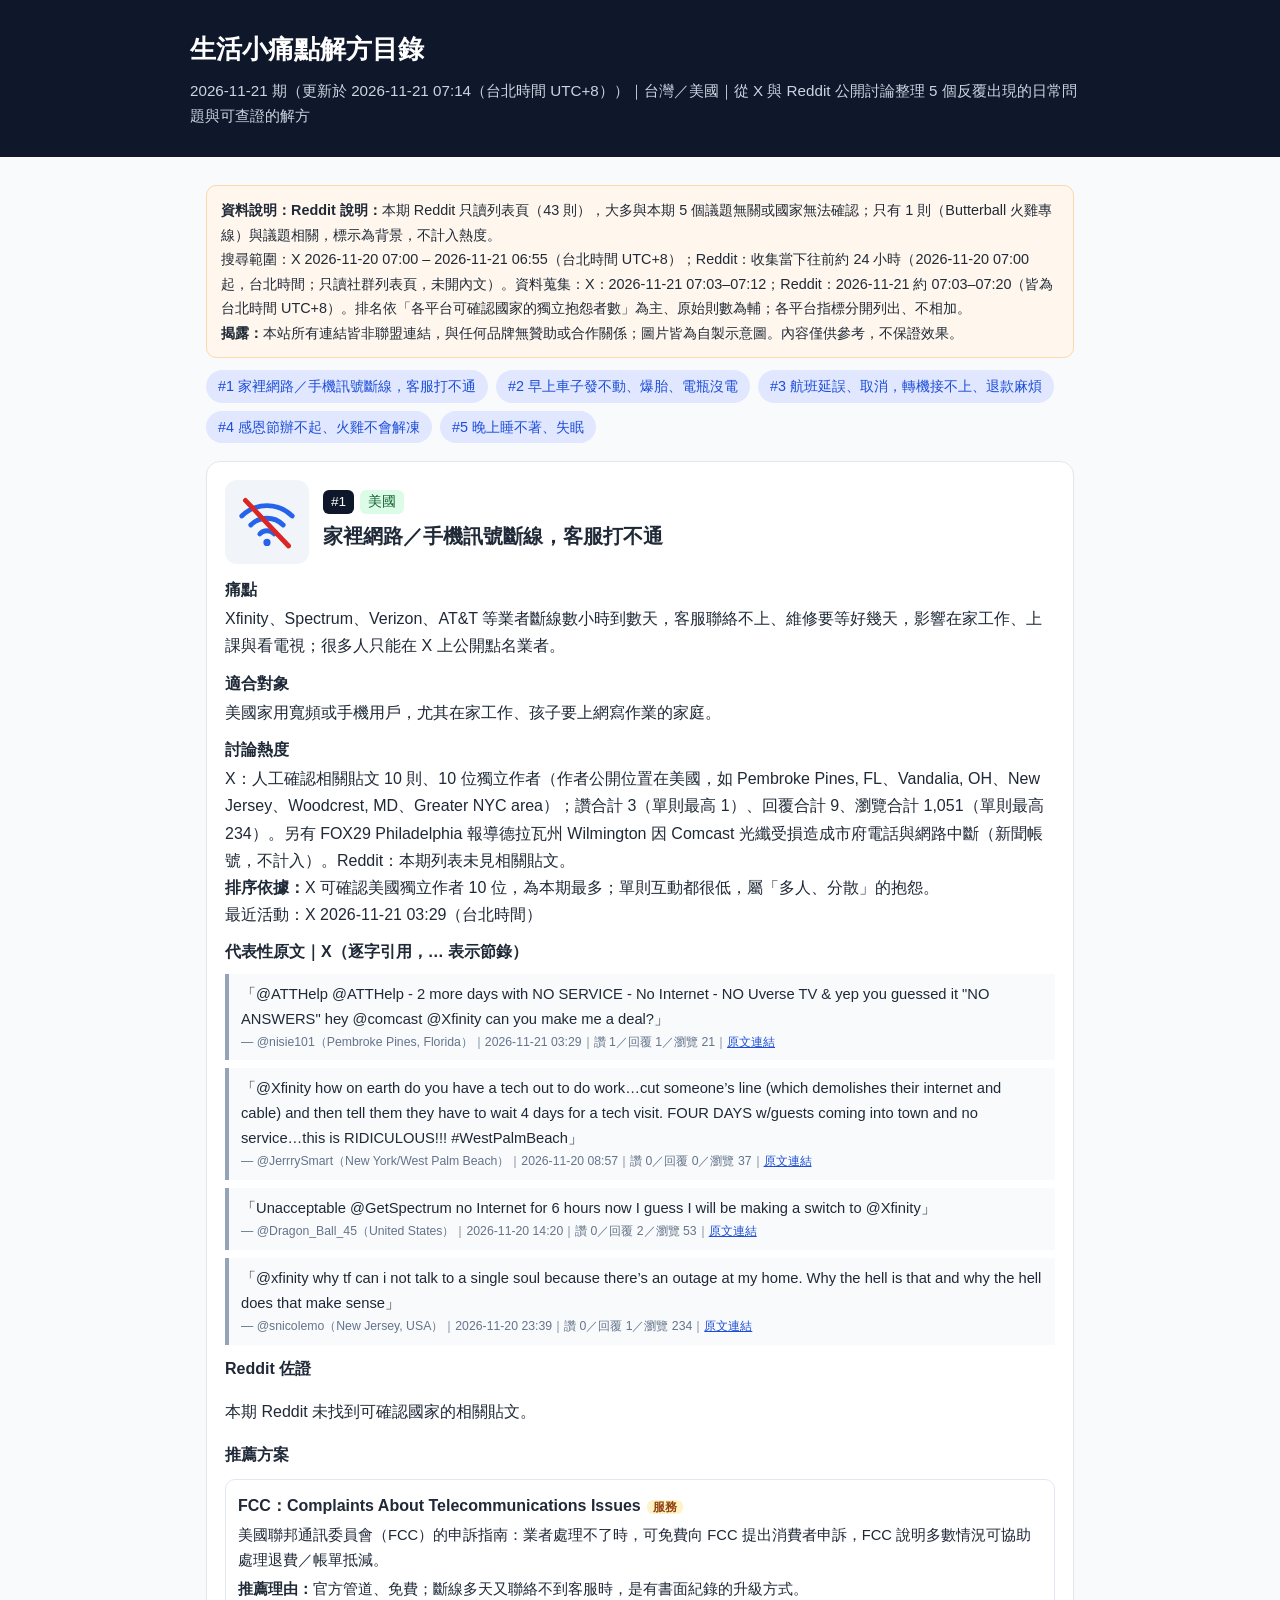
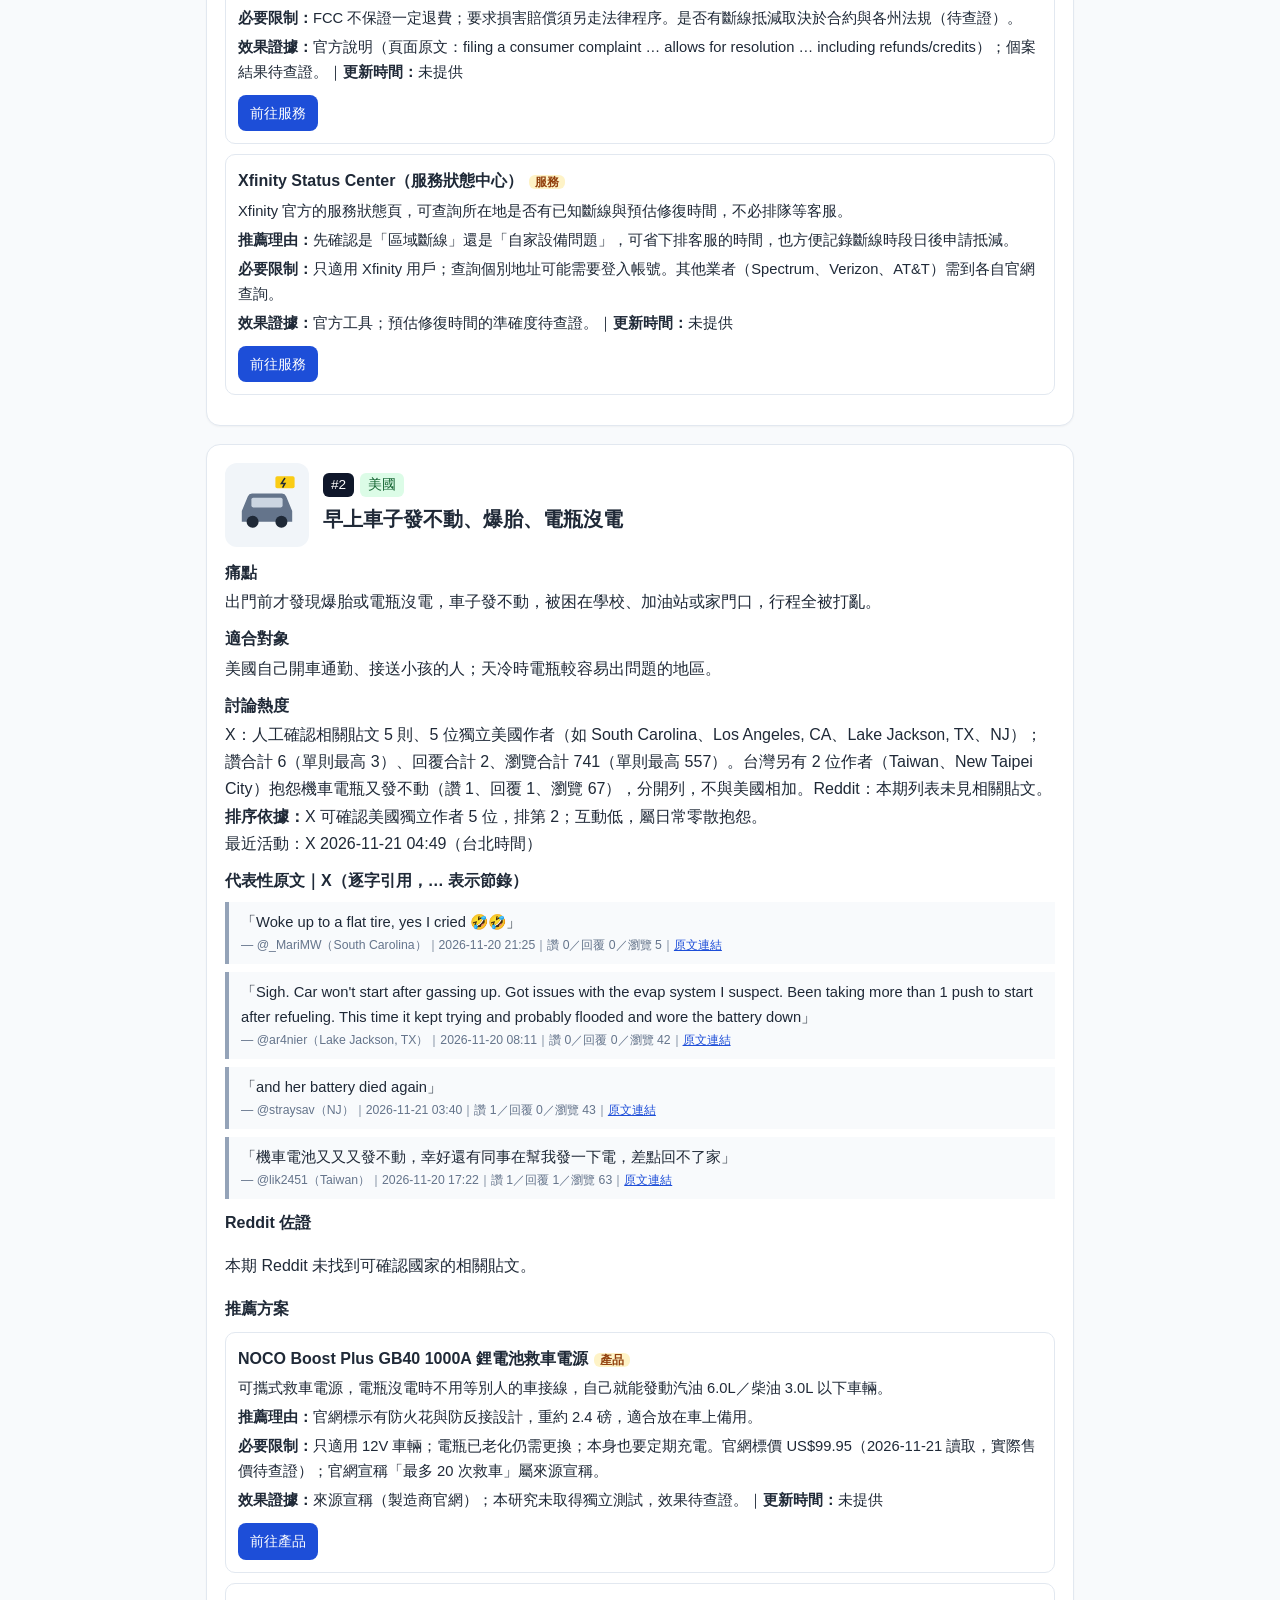
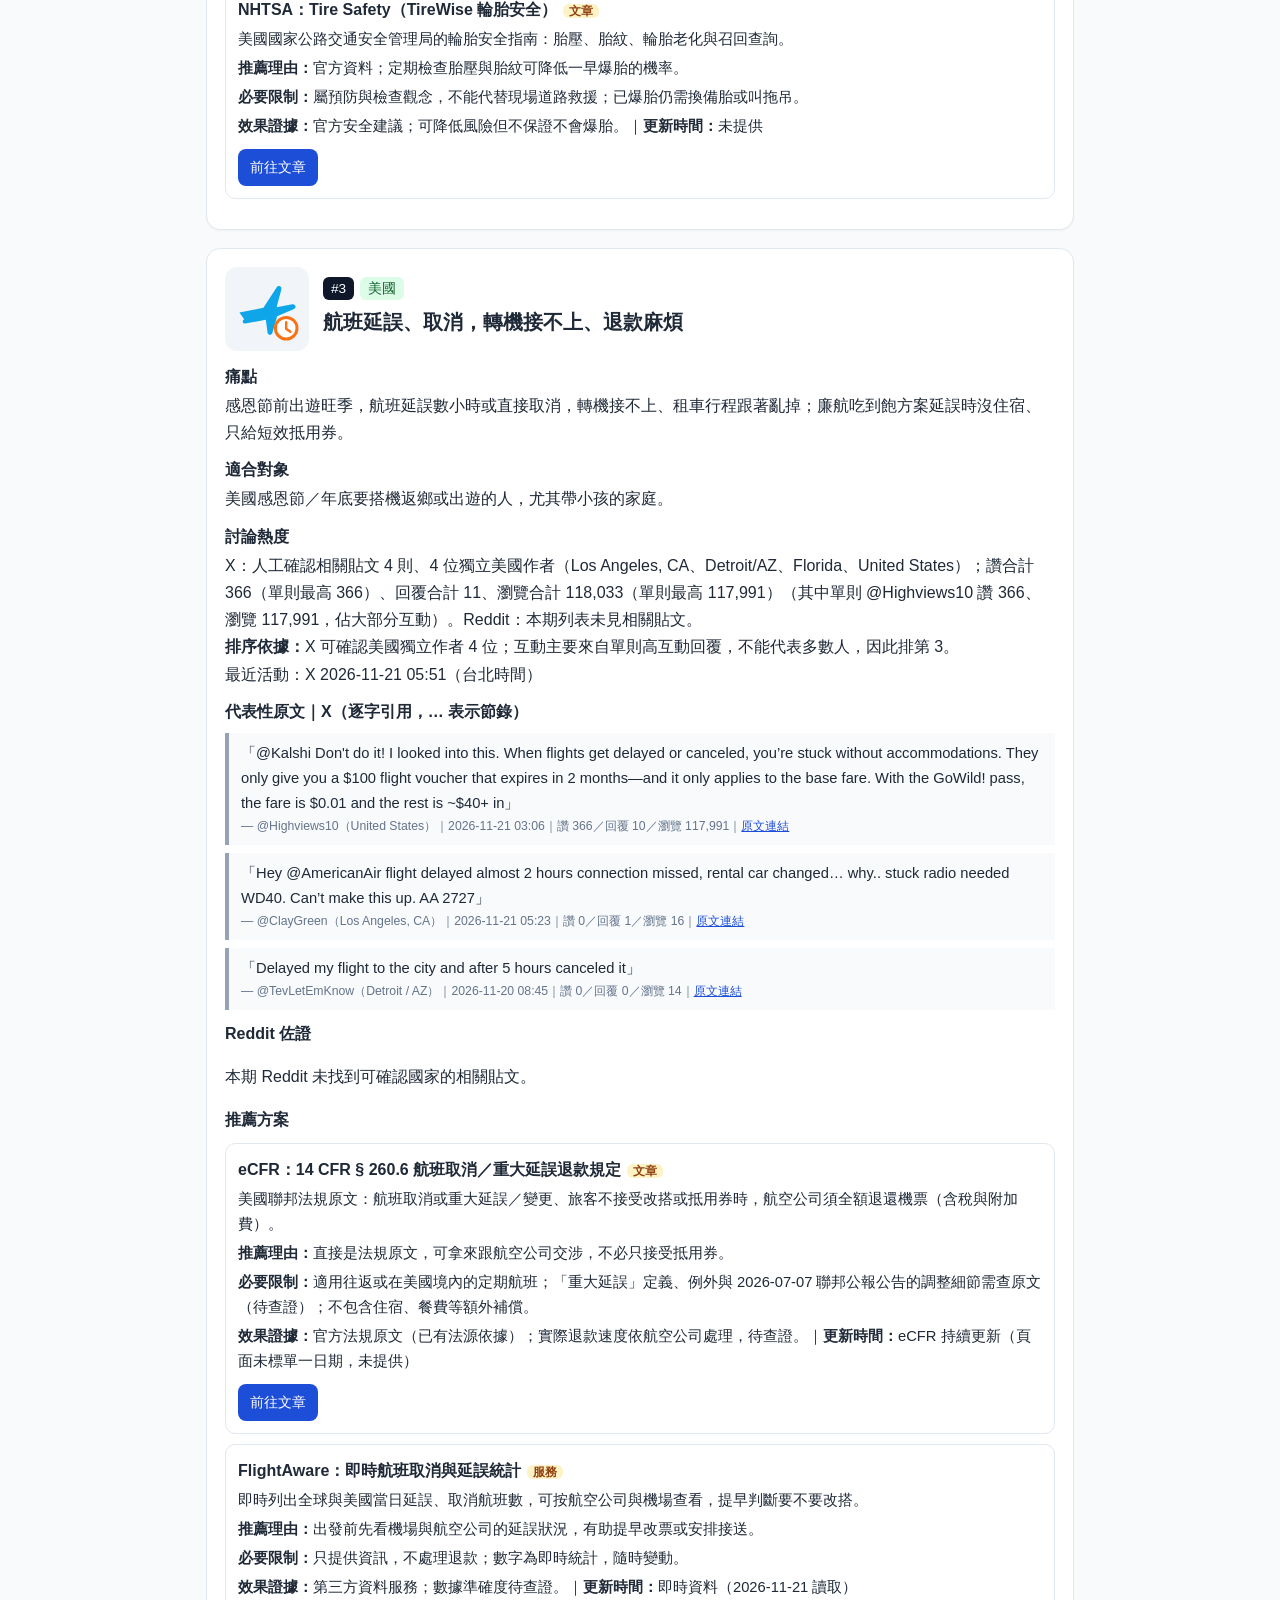
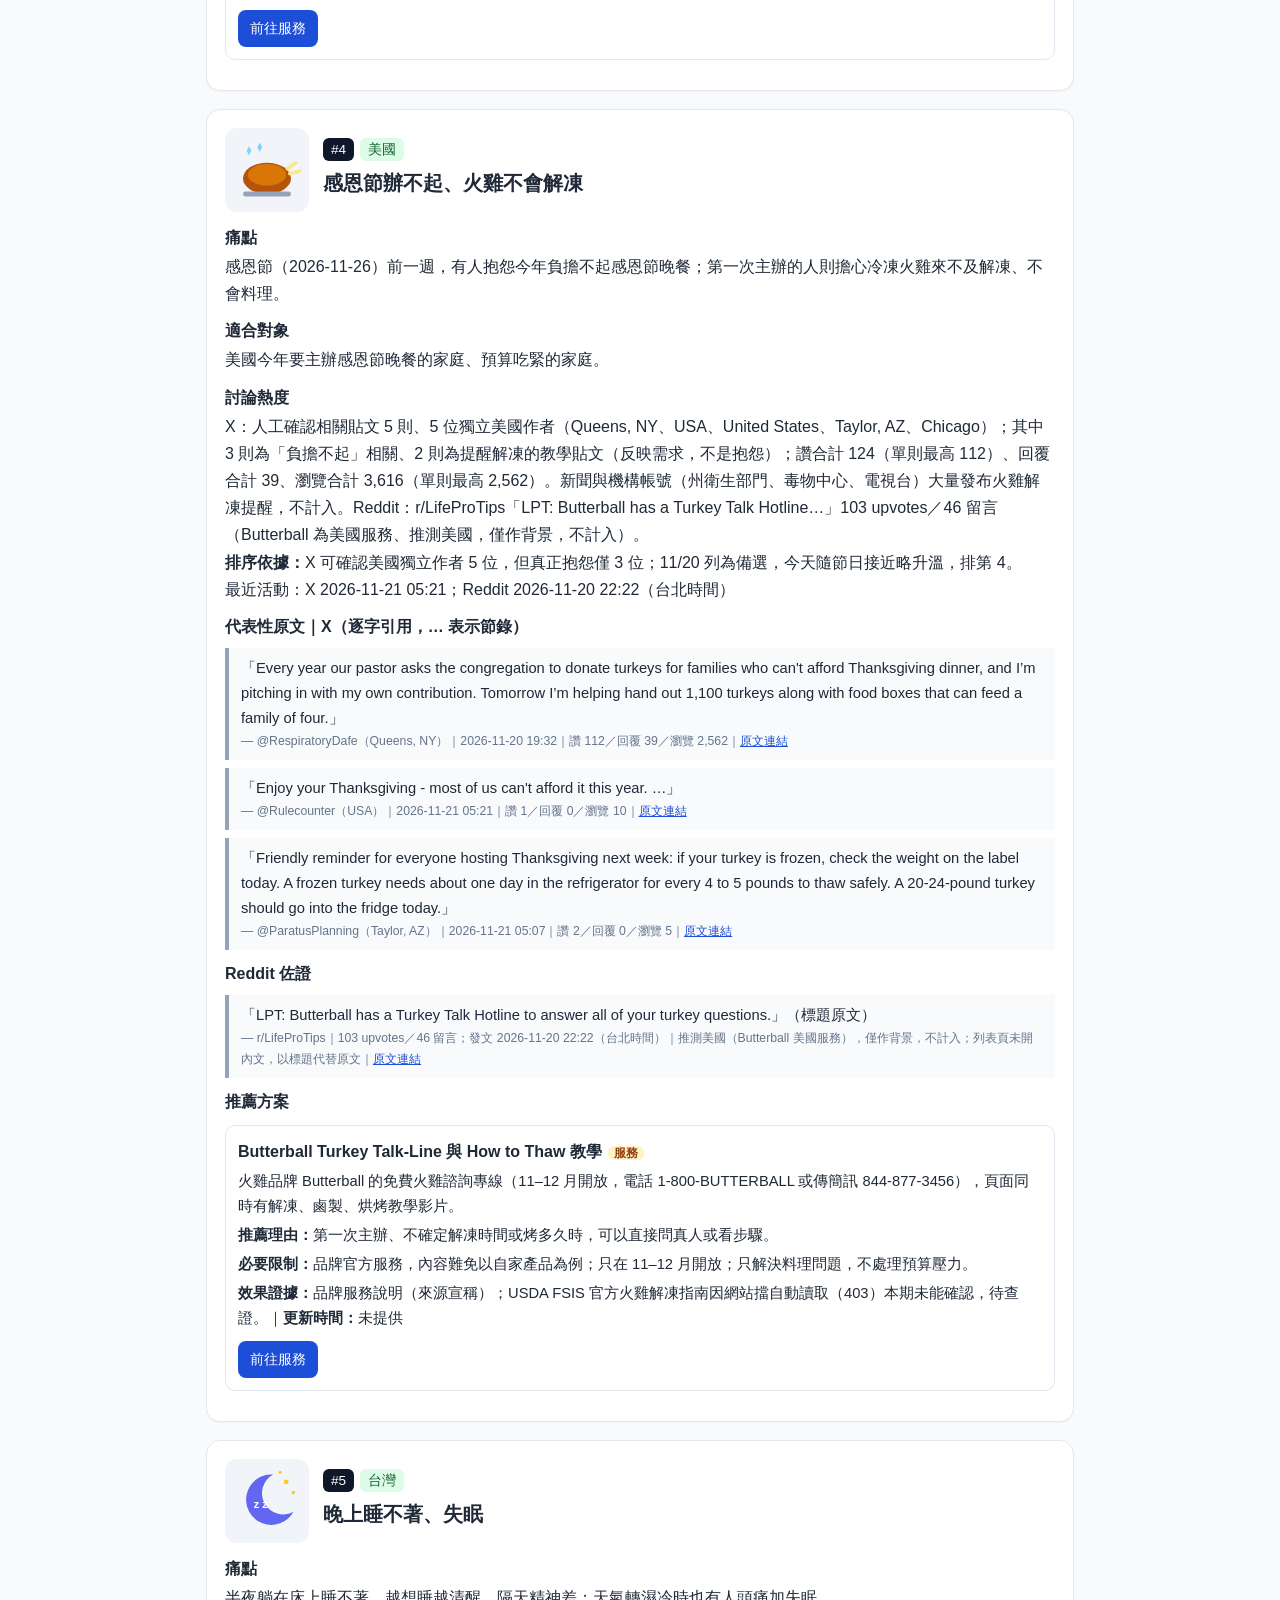
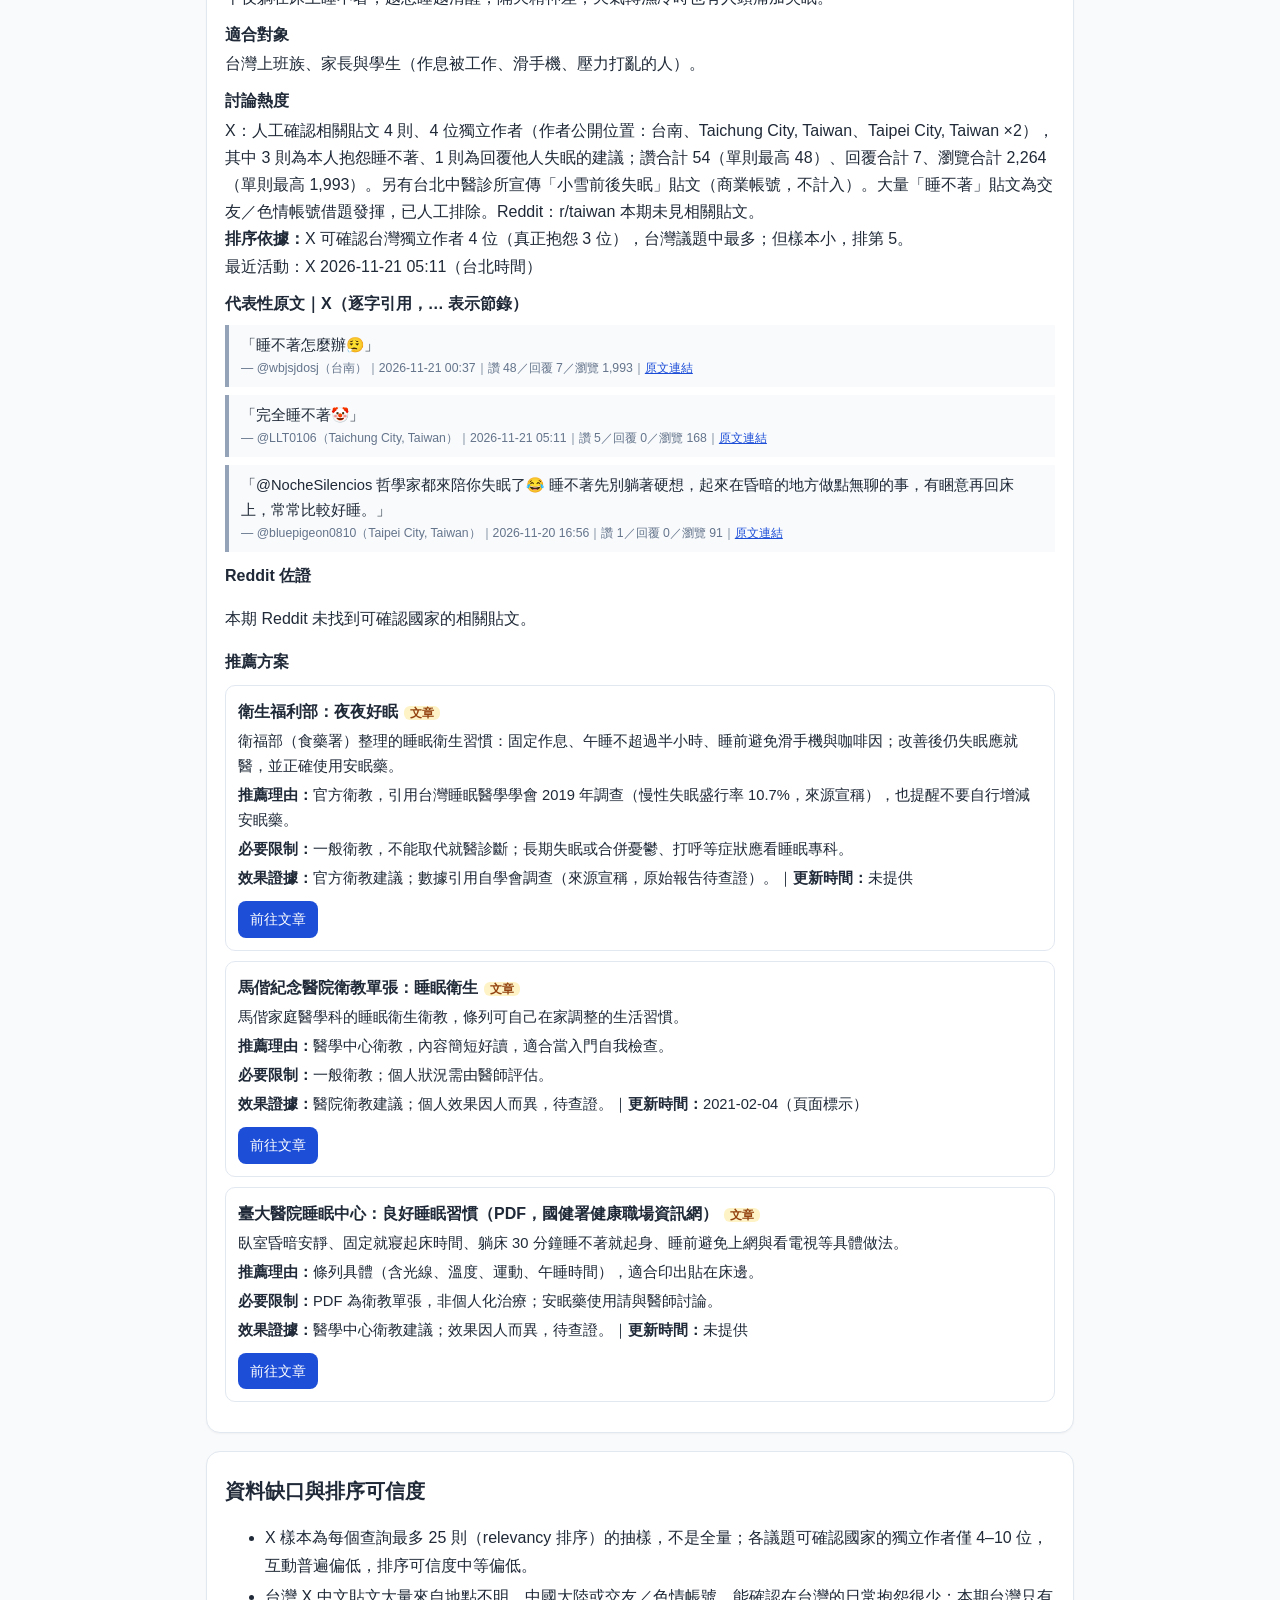
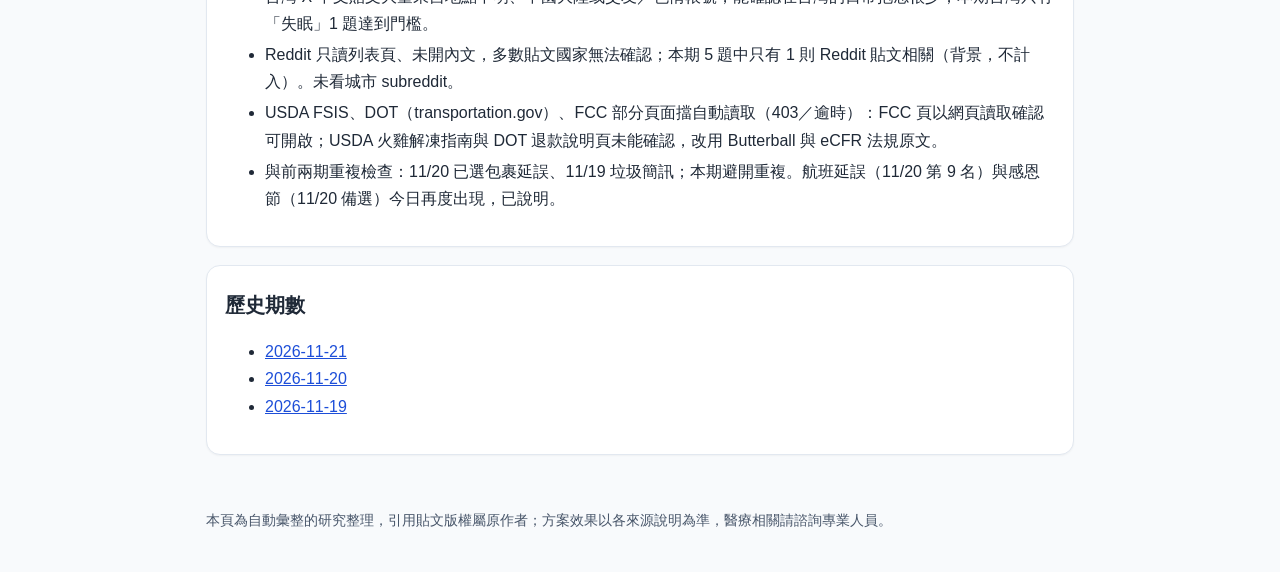
<file: issues/2026-11-21.html>
<!doctype html><html lang="zh-Hant-TW"><head><meta charset="utf-8"><meta name="viewport" content="width=device-width,initial-scale=1"><title>生活小痛點解方目錄｜2026-11-21</title><meta name="description" content="從 X 討論整理台灣、美國使用者反覆抱怨的生活問題與可查證的解決方案。"><link rel="stylesheet" href="../assets/style.css"></head><body>
<header><div class="w"><h1>生活小痛點解方目錄</h1><p>2026-11-21 期（更新於 2026-11-21 07:14（台北時間 UTC+8））｜台灣／美國｜從 X 與 Reddit 公開討論整理 5 個反覆出現的日常問題與可查證的解方</p></div></header><main>
<div class="note"><b>資料說明：</b><b>Reddit 說明：</b>本期 Reddit 只讀列表頁（43 則），大多與本期 5 個議題無關或國家無法確認；只有 1 則（Butterball 火雞專線）與議題相關，標示為背景，不計入熱度。<br>搜尋範圍：X 2026-11-20 07:00 – 2026-11-21 06:55（台北時間 UTC+8）；Reddit：收集當下往前約 24 小時（2026-11-20 07:00 起，台北時間；只讀社群列表頁，未開內文）。資料蒐集：X：2026-11-21 07:03–07:12；Reddit：2026-11-21 約 07:03–07:20（皆為台北時間 UTC+8）。排名依「各平台可確認國家的獨立抱怨者數」為主、原始則數為輔；各平台指標分開列出、不相加。<br><b>揭露：</b>本站所有連結皆非聯盟連結，與任何品牌無贊助或合作關係；圖片皆為自製示意圖。內容僅供參考，不保證效果。</div>
<nav class="toc"><a href="#isp-outage">#1 家裡網路／手機訊號斷線，客服打不通</a><a href="#car-wont-start">#2 早上車子發不動、爆胎、電瓶沒電</a><a href="#flight-delay">#3 航班延誤、取消，轉機接不上、退款麻煩</a><a href="#thanksgiving-turkey">#4 感恩節辦不起、火雞不會解凍</a><a href="#insomnia-tw">#5 晚上睡不著、失眠</a></nav>
<section class="card" id="isp-outage"><div class="head"><svg viewBox="0 0 120 120" role="img" aria-label="網路斷線示意圖"><g fill="none" stroke="#2563eb" stroke-width="8" stroke-linecap="round"><path d="M18 50a60 60 0 0 1 84 0"/><path d="M33 65a38 38 0 0 1 54 0"/><path d="M48 80a16 16 0 0 1 24 0"/></g><circle cx="60" cy="94" r="6" fill="#2563eb"/><line x1="24" y1="24" x2="96" y2="100" stroke="#dc2626" stroke-width="8" stroke-linecap="round"/></svg><div><span class="rank">#1</span><span class="tag">美國</span><h2>家裡網路／手機訊號斷線，客服打不通</h2></div></div><dl>
<dt>痛點</dt><dd>Xfinity、Spectrum、Verizon、AT&amp;T 等業者斷線數小時到數天，客服聯絡不上、維修要等好幾天，影響在家工作、上課與看電視；很多人只能在 X 上公開點名業者。</dd><dt>適合對象</dt><dd>美國家用寬頻或手機用戶，尤其在家工作、孩子要上網寫作業的家庭。</dd><dt>討論熱度</dt><dd>X：人工確認相關貼文 10 則、10 位獨立作者（作者公開位置在美國，如 Pembroke Pines, FL、Vandalia, OH、New Jersey、Woodcrest, MD、Greater NYC area）；讚合計 3（單則最高 1）、回覆合計 9、瀏覽合計 1,051（單則最高 234）。另有 FOX29 Philadelphia 報導德拉瓦州 Wilmington 因 Comcast 光纖受損造成市府電話與網路中斷（新聞帳號，不計入）。Reddit：本期列表未見相關貼文。<br><b>排序依據：</b>X 可確認美國獨立作者 10 位，為本期最多；單則互動都很低，屬「多人、分散」的抱怨。<br>最近活動：X 2026-11-21 03:29（台北時間）</dd><dt>代表性原文｜X（逐字引用，… 表示節錄）</dt><dd>
<blockquote>「@ATTHelp @ATTHelp  - 2 more days with NO SERVICE - No Internet - NO Uverse TV &amp; yep you guessed it &quot;NO ANSWERS&quot; hey @comcast @Xfinity  can you make me a deal?」<small>— @nisie101（Pembroke Pines, Florida）｜2026-11-21 03:29｜讚 1／回覆 1／瀏覽 21｜<a href="https://x.com/nisie101/status/2123861427295305741" target="_blank" rel="noopener">原文連結</a></small></blockquote>
<blockquote>「@Xfinity how on earth do you have a tech out to do work…cut someone’s line (which demolishes their internet and cable) and then tell them they have to wait 4 days for a tech visit.  FOUR DAYS w/guests coming into town and no service…this is RIDICULOUS!!! #WestPalmBeach」<small>— @JerrrySmart（New York/West Palm Beach）｜2026-11-20 08:57｜讚 0／回覆 0／瀏覽 37｜<a href="https://x.com/JerrrySmart/status/2123581357246795895" target="_blank" rel="noopener">原文連結</a></small></blockquote>
<blockquote>「Unacceptable @GetSpectrum no Internet for 6 hours now I guess I will be making  a switch to @Xfinity」<small>— @Dragon_Ball_45（United States）｜2026-11-20 14:20｜讚 0／回覆 2／瀏覽 53｜<a href="https://x.com/Dragon_Ball_45/status/2123662632192241810" target="_blank" rel="noopener">原文連結</a></small></blockquote>
<blockquote>「@xfinity why tf can i not talk to a single soul because there’s an outage at my home. 

Why the hell is that and why the hell does that make sense」<small>— @snicolemo（New Jersey, USA）｜2026-11-20 23:39｜讚 0／回覆 1／瀏覽 234｜<a href="https://x.com/snicolemo/status/2123803445505196128" target="_blank" rel="noopener">原文連結</a></small></blockquote>
</dd><dt>Reddit 佐證</dt><dd>
<p>本期 Reddit 未找到可確認國家的相關貼文。</p>
</dd><dt>推薦方案</dt><dd>
<div class="sol"><h4>FCC：Complaints About Telecommunications Issues<span class="cat">服務</span></h4><p>美國聯邦通訊委員會（FCC）的申訴指南：業者處理不了時，可免費向 FCC 提出消費者申訴，FCC 說明多數情況可協助處理退費／帳單抵減。</p><p><b>推薦理由：</b>官方管道、免費；斷線多天又聯絡不到客服時，是有書面紀錄的升級方式。</p><p><b>必要限制：</b>FCC 不保證一定退費；要求損害賠償須另走法律程序。是否有斷線抵減取決於合約與各州法規（待查證）。</p><p><b>效果證據：</b>官方說明（頁面原文：filing a consumer complaint … allows for resolution … including refunds/credits）；個案結果待查證。｜<b>更新時間：</b>未提供</p><a class="btn" href="https://www.fcc.gov/reports-research/guides/complaints-about-telecommunications-issues" target="_blank" rel="noopener">前往服務</a></div>
<div class="sol"><h4>Xfinity Status Center（服務狀態中心）<span class="cat">服務</span></h4><p>Xfinity 官方的服務狀態頁，可查詢所在地是否有已知斷線與預估修復時間，不必排隊等客服。</p><p><b>推薦理由：</b>先確認是「區域斷線」還是「自家設備問題」，可省下排客服的時間，也方便記錄斷線時段日後申請抵減。</p><p><b>必要限制：</b>只適用 Xfinity 用戶；查詢個別地址可能需要登入帳號。其他業者（Spectrum、Verizon、AT&amp;T）需到各自官網查詢。</p><p><b>效果證據：</b>官方工具；預估修復時間的準確度待查證。｜<b>更新時間：</b>未提供</p><a class="btn" href="https://www.xfinity.com/support/status" target="_blank" rel="noopener">前往服務</a></div>
</dd></dl></section>
<section class="card" id="car-wont-start"><div class="head"><svg viewBox="0 0 120 120" role="img" aria-label="車子發不動示意圖"><path d="M18 70l10-24a8 8 0 0 1 7-5h50a8 8 0 0 1 7 5l10 24v18H18z" fill="#64748b"/><rect x="34" y="48" width="52" height="16" rx="3" fill="#cbd5e1"/><circle cx="36" cy="88" r="10" fill="#1f2937"/><circle cx="84" cy="88" r="10" fill="#1f2937"/><rect x="74" y="12" width="32" height="20" rx="3" fill="#facc15"/><path d="M90 15l-6 9h6l-4 7" fill="none" stroke="#1f2937" stroke-width="2.5"/></svg><div><span class="rank">#2</span><span class="tag">美國</span><h2>早上車子發不動、爆胎、電瓶沒電</h2></div></div><dl>
<dt>痛點</dt><dd>出門前才發現爆胎或電瓶沒電，車子發不動，被困在學校、加油站或家門口，行程全被打亂。</dd><dt>適合對象</dt><dd>美國自己開車通勤、接送小孩的人；天冷時電瓶較容易出問題的地區。</dd><dt>討論熱度</dt><dd>X：人工確認相關貼文 5 則、5 位獨立美國作者（如 South Carolina、Los Angeles, CA、Lake Jackson, TX、NJ）；讚合計 6（單則最高 3）、回覆合計 2、瀏覽合計 741（單則最高 557）。台灣另有 2 位作者（Taiwan、New Taipei City）抱怨機車電瓶又發不動（讚 1、回覆 1、瀏覽 67），分開列，不與美國相加。Reddit：本期列表未見相關貼文。<br><b>排序依據：</b>X 可確認美國獨立作者 5 位，排第 2；互動低，屬日常零散抱怨。<br>最近活動：X 2026-11-21 04:49（台北時間）</dd><dt>代表性原文｜X（逐字引用，… 表示節錄）</dt><dd>
<blockquote>「Woke up to a flat tire, yes I cried 🤣🤣」<small>— @_MariMW（South Carolina）｜2026-11-20 21:25｜讚 0／回覆 0／瀏覽 5｜<a href="https://x.com/_MariMW/status/2123769802720202763" target="_blank" rel="noopener">原文連結</a></small></blockquote>
<blockquote>「Sigh. Car won&#x27;t start after gassing up. Got issues with the evap system I suspect. Been taking more than 1 push to start after refueling. This time it kept trying and probably flooded and wore the battery down」<small>— @ar4nier（Lake Jackson, TX）｜2026-11-20 08:11｜讚 0／回覆 0／瀏覽 42｜<a href="https://x.com/ar4nier/status/2123569862991643129" target="_blank" rel="noopener">原文連結</a></small></blockquote>
<blockquote>「and her battery died again」<small>— @straysav（NJ）｜2026-11-21 03:40｜讚 1／回覆 0／瀏覽 43｜<a href="https://x.com/straysav/status/2123864156852113475" target="_blank" rel="noopener">原文連結</a></small></blockquote>
<blockquote>「機車電池又又又發不動，幸好還有同事在幫我發一下電，差點回不了家」<small>— @lik2451（Taiwan）｜2026-11-20 17:22｜讚 1／回覆 1／瀏覽 63｜<a href="https://x.com/lik2451/status/2123708458499449037" target="_blank" rel="noopener">原文連結</a></small></blockquote>
</dd><dt>Reddit 佐證</dt><dd>
<p>本期 Reddit 未找到可確認國家的相關貼文。</p>
</dd><dt>推薦方案</dt><dd>
<div class="sol"><h4>NOCO Boost Plus GB40 1000A 鋰電池救車電源<span class="cat">產品</span></h4><p>可攜式救車電源，電瓶沒電時不用等別人的車接線，自己就能發動汽油 6.0L／柴油 3.0L 以下車輛。</p><p><b>推薦理由：</b>官網標示有防火花與防反接設計，重約 2.4 磅，適合放在車上備用。</p><p><b>必要限制：</b>只適用 12V 車輛；電瓶已老化仍需更換；本身也要定期充電。官網標價 US$99.95（2026-11-21 讀取，實際售價待查證）；官網宣稱「最多 20 次救車」屬來源宣稱。</p><p><b>效果證據：</b>來源宣稱（製造商官網）；本研究未取得獨立測試，效果待查證。｜<b>更新時間：</b>未提供</p><a class="btn" href="https://no.co/gb40" target="_blank" rel="noopener">前往產品</a></div>
<div class="sol"><h4>NHTSA：Tire Safety（TireWise 輪胎安全）<span class="cat">文章</span></h4><p>美國國家公路交通安全管理局的輪胎安全指南：胎壓、胎紋、輪胎老化與召回查詢。</p><p><b>推薦理由：</b>官方資料；定期檢查胎壓與胎紋可降低一早爆胎的機率。</p><p><b>必要限制：</b>屬預防與檢查觀念，不能代替現場道路救援；已爆胎仍需換備胎或叫拖吊。</p><p><b>效果證據：</b>官方安全建議；可降低風險但不保證不會爆胎。｜<b>更新時間：</b>未提供</p><a class="btn" href="https://www.nhtsa.gov/equipment/tires" target="_blank" rel="noopener">前往文章</a></div>
</dd></dl></section>
<section class="card" id="flight-delay"><div class="head"><svg viewBox="0 0 120 120" role="img" aria-label="航班延誤示意圖"><path d="M14 66l40-8 22-34c3-4 9-2 8 3l-8 30 26-5c5-1 8 5 3 8l-28 12-8 28c-1 4-7 4-8 0l-3-22-34 6c-5 1-6-5-2-7z" fill="#0ea5e9"/><circle cx="92" cy="92" r="18" fill="#fff" stroke="#f97316" stroke-width="5"/><path d="M92 82v11l7 5" fill="none" stroke="#f97316" stroke-width="4" stroke-linecap="round"/></svg><div><span class="rank">#3</span><span class="tag">美國</span><h2>航班延誤、取消，轉機接不上、退款麻煩</h2></div></div><dl>
<dt>痛點</dt><dd>感恩節前出遊旺季，航班延誤數小時或直接取消，轉機接不上、租車行程跟著亂掉；廉航吃到飽方案延誤時沒住宿、只給短效抵用券。</dd><dt>適合對象</dt><dd>美國感恩節／年底要搭機返鄉或出遊的人，尤其帶小孩的家庭。</dd><dt>討論熱度</dt><dd>X：人工確認相關貼文 4 則、4 位獨立美國作者（Los Angeles, CA、Detroit/AZ、Florida、United States）；讚合計 366（單則最高 366）、回覆合計 11、瀏覽合計 118,033（單則最高 117,991）（其中單則 @Highviews10 讚 366、瀏覽 117,991，佔大部分互動）。Reddit：本期列表未見相關貼文。<br><b>排序依據：</b>X 可確認美國獨立作者 4 位；互動主要來自單則高互動回覆，不能代表多數人，因此排第 3。<br>最近活動：X 2026-11-21 05:51（台北時間）</dd><dt>代表性原文｜X（逐字引用，… 表示節錄）</dt><dd>
<blockquote>「@Kalshi Don&#x27;t do it! I looked into this. When flights get delayed or canceled, you’re stuck without accommodations. They only give you a $100 flight voucher that expires in 2 months—and it only applies to the base fare. With the GoWild! pass, the fare is $0.01 and the rest is ~$40+ in」<small>— @Highviews10（United States）｜2026-11-21 03:06｜讚 366／回覆 10／瀏覽 117,991｜<a href="https://x.com/Highviews10/status/2123855643366818243" target="_blank" rel="noopener">原文連結</a></small></blockquote>
<blockquote>「Hey @AmericanAir flight delayed almost 2 hours connection missed, rental car changed… why.. stuck radio needed WD40. Can’t make this up. AA 2727」<small>— @ClayGreen（Los Angeles, CA）｜2026-11-21 05:23｜讚 0／回覆 1／瀏覽 16｜<a href="https://x.com/ClayGreen/status/2123890077462102249" target="_blank" rel="noopener">原文連結</a></small></blockquote>
<blockquote>「Delayed my flight to the city and after 5 hours canceled it」<small>— @TevLetEmKnow（Detroit / AZ）｜2026-11-20 08:45｜讚 0／回覆 0／瀏覽 14｜<a href="https://x.com/TevLetEmKnow/status/2123578491866415604" target="_blank" rel="noopener">原文連結</a></small></blockquote>
</dd><dt>Reddit 佐證</dt><dd>
<p>本期 Reddit 未找到可確認國家的相關貼文。</p>
</dd><dt>推薦方案</dt><dd>
<div class="sol"><h4>eCFR：14 CFR § 260.6 航班取消／重大延誤退款規定<span class="cat">文章</span></h4><p>美國聯邦法規原文：航班取消或重大延誤／變更、旅客不接受改搭或抵用券時，航空公司須全額退還機票（含稅與附加費）。</p><p><b>推薦理由：</b>直接是法規原文，可拿來跟航空公司交涉，不必只接受抵用券。</p><p><b>必要限制：</b>適用往返或在美國境內的定期航班；「重大延誤」定義、例外與 2026-07-07 聯邦公報公告的調整細節需查原文（待查證）；不包含住宿、餐費等額外補償。</p><p><b>效果證據：</b>官方法規原文（已有法源依據）；實際退款速度依航空公司處理，待查證。｜<b>更新時間：</b>eCFR 持續更新（頁面未標單一日期，未提供）</p><a class="btn" href="https://www.ecfr.gov/current/title-14/chapter-II/subchapter-A/part-260/section-260.6" target="_blank" rel="noopener">前往文章</a></div>
<div class="sol"><h4>FlightAware：即時航班取消與延誤統計<span class="cat">服務</span></h4><p>即時列出全球與美國當日延誤、取消航班數，可按航空公司與機場查看，提早判斷要不要改搭。</p><p><b>推薦理由：</b>出發前先看機場與航空公司的延誤狀況，有助提早改票或安排接送。</p><p><b>必要限制：</b>只提供資訊，不處理退款；數字為即時統計，隨時變動。</p><p><b>效果證據：</b>第三方資料服務；數據準確度待查證。｜<b>更新時間：</b>即時資料（2026-11-21 讀取）</p><a class="btn" href="https://www.flightaware.com/live/cancelled" target="_blank" rel="noopener">前往服務</a></div>
</dd></dl></section>
<section class="card" id="thanksgiving-turkey"><div class="head"><svg viewBox="0 0 120 120" role="img" aria-label="感恩節火雞示意圖"><ellipse cx="60" cy="74" rx="40" ry="26" fill="#b45309"/><ellipse cx="60" cy="68" rx="32" ry="18" fill="#d97706"/><rect x="20" y="96" width="80" height="8" rx="4" fill="#94a3b8"/><path d="M94 58l14-10M98 66l16-4" stroke="#fde68a" stroke-width="6" stroke-linecap="round"/><g fill="#7dd3fc"><path d="M30 20l4 8-4 8-4-8z"/><path d="M48 14l4 8-4 8-4-8z"/></g></svg><div><span class="rank">#4</span><span class="tag">美國</span><h2>感恩節辦不起、火雞不會解凍</h2></div></div><dl>
<dt>痛點</dt><dd>感恩節（2026-11-26）前一週，有人抱怨今年負擔不起感恩節晚餐；第一次主辦的人則擔心冷凍火雞來不及解凍、不會料理。</dd><dt>適合對象</dt><dd>美國今年要主辦感恩節晚餐的家庭、預算吃緊的家庭。</dd><dt>討論熱度</dt><dd>X：人工確認相關貼文 5 則、5 位獨立美國作者（Queens, NY、USA、United States、Taylor, AZ、Chicago）；其中 3 則為「負擔不起」相關、2 則為提醒解凍的教學貼文（反映需求，不是抱怨）；讚合計 124（單則最高 112）、回覆合計 39、瀏覽合計 3,616（單則最高 2,562）。新聞與機構帳號（州衛生部門、毒物中心、電視台）大量發布火雞解凍提醒，不計入。Reddit：r/LifeProTips「LPT: Butterball has a Turkey Talk Hotline…」103 upvotes／46 留言（Butterball 為美國服務、推測美國，僅作背景，不計入）。<br><b>排序依據：</b>X 可確認美國獨立作者 5 位，但真正抱怨僅 3 位；11/20 列為備選，今天隨節日接近略升溫，排第 4。<br>最近活動：X 2026-11-21 05:21；Reddit 2026-11-20 22:22（台北時間）</dd><dt>代表性原文｜X（逐字引用，… 表示節錄）</dt><dd>
<blockquote>「Every year our pastor asks the congregation to donate turkeys for families who can&#x27;t afford Thanksgiving dinner, and I’m pitching in with my own contribution. Tomorrow I’m helping hand out 1,100 turkeys along with food boxes that can feed a family of four.」<small>— @RespiratoryDafe（Queens, NY）｜2026-11-20 19:32｜讚 112／回覆 39／瀏覽 2,562｜<a href="https://x.com/RespiratoryDafe/status/2123741252545900858" target="_blank" rel="noopener">原文連結</a></small></blockquote>
<blockquote>「Enjoy your Thanksgiving - most of us can&#x27;t afford it this year. …」<small>— @Rulecounter（USA）｜2026-11-21 05:21｜讚 1／回覆 0／瀏覽 10｜<a href="https://x.com/Rulecounter/status/2123889449721626772" target="_blank" rel="noopener">原文連結</a></small></blockquote>
<blockquote>「Friendly reminder for everyone hosting Thanksgiving next week: if your turkey is frozen, check the weight on the label today.

A frozen turkey needs about one day in the refrigerator for every 4 to 5 pounds to thaw safely. A 20-24-pound turkey should go into the fridge today.」<small>— @ParatusPlanning（Taylor, AZ）｜2026-11-21 05:07｜讚 2／回覆 0／瀏覽 5｜<a href="https://x.com/ParatusPlanning/status/2123885937788965010" target="_blank" rel="noopener">原文連結</a></small></blockquote>
</dd><dt>Reddit 佐證</dt><dd>
<blockquote>「LPT: Butterball has a Turkey Talk Hotline to answer all of your turkey questions.」（標題原文）<small>— r/LifeProTips｜103 upvotes／46 留言；發文 2026-11-20 22:22（台北時間）｜推測美國（Butterball 美國服務），僅作背景，不計入；列表頁未開內文，以標題代替原文｜<a href="https://www.reddit.com/r/LifeProTips/comments/1y14pq9/" target="_blank" rel="noopener">原文連結</a></small></blockquote>
</dd><dt>推薦方案</dt><dd>
<div class="sol"><h4>Butterball Turkey Talk-Line 與 How to Thaw 教學<span class="cat">服務</span></h4><p>火雞品牌 Butterball 的免費火雞諮詢專線（11–12 月開放，電話 1-800-BUTTERBALL 或傳簡訊 844-877-3456），頁面同時有解凍、鹵製、烘烤教學影片。</p><p><b>推薦理由：</b>第一次主辦、不確定解凍時間或烤多久時，可以直接問真人或看步驟。</p><p><b>必要限制：</b>品牌官方服務，內容難免以自家產品為例；只在 11–12 月開放；只解決料理問題，不處理預算壓力。</p><p><b>效果證據：</b>品牌服務說明（來源宣稱）；USDA FSIS 官方火雞解凍指南因網站擋自動讀取（403）本期未能確認，待查證。｜<b>更新時間：</b>未提供</p><a class="btn" href="https://www.butterball.com/turkey-talk-line" target="_blank" rel="noopener">前往服務</a></div>
</dd></dl></section>
<section class="card" id="insomnia-tw"><div class="head"><svg viewBox="0 0 120 120" role="img" aria-label="失眠睡不著示意圖"><path d="M70 16a42 42 0 1 0 34 62A34 34 0 0 1 70 16z" fill="#6366f1"/><g fill="#facc15"><circle cx="92" cy="28" r="4"/><circle cx="104" cy="46" r="3"/><circle cx="82" cy="12" r="2.5"/></g><text x="38" y="72" font-size="18" fill="#fff" font-family="sans-serif" font-weight="700">z z</text></svg><div><span class="rank">#5</span><span class="tag">台灣</span><h2>晚上睡不著、失眠</h2></div></div><dl>
<dt>痛點</dt><dd>半夜躺在床上睡不著，越想睡越清醒，隔天精神差；天氣轉濕冷時也有人頭痛加失眠。</dd><dt>適合對象</dt><dd>台灣上班族、家長與學生（作息被工作、滑手機、壓力打亂的人）。</dd><dt>討論熱度</dt><dd>X：人工確認相關貼文 4 則、4 位獨立作者（作者公開位置：台南、Taichung City, Taiwan、Taipei City, Taiwan ×2），其中 3 則為本人抱怨睡不著、1 則為回覆他人失眠的建議；讚合計 54（單則最高 48）、回覆合計 7、瀏覽合計 2,264（單則最高 1,993）。另有台北中醫診所宣傳「小雪前後失眠」貼文（商業帳號，不計入）。大量「睡不著」貼文為交友／色情帳號借題發揮，已人工排除。Reddit：r/taiwan 本期未見相關貼文。<br><b>排序依據：</b>X 可確認台灣獨立作者 4 位（真正抱怨 3 位），台灣議題中最多；但樣本小，排第 5。<br>最近活動：X 2026-11-21 05:11（台北時間）</dd><dt>代表性原文｜X（逐字引用，… 表示節錄）</dt><dd>
<blockquote>「睡不著怎麼辦😮‍💨」<small>— @wbjsjdosj（台南）｜2026-11-21 00:37｜讚 48／回覆 7／瀏覽 1,993｜<a href="https://x.com/wbjsjdosj/status/2123817907402703086" target="_blank" rel="noopener">原文連結</a></small></blockquote>
<blockquote>「完全睡不著🤡」<small>— @LLT0106（Taichung City, Taiwan）｜2026-11-21 05:11｜讚 5／回覆 0／瀏覽 168｜<a href="https://x.com/LLT0106/status/2123886942878339184" target="_blank" rel="noopener">原文連結</a></small></blockquote>
<blockquote>「@NocheSilencios 哲學家都來陪你失眠了😂 睡不著先別躺著硬想，起來在昏暗的地方做點無聊的事，有睏意再回床上，常常比較好睡。」<small>— @bluepigeon0810（Taipei City, Taiwan）｜2026-11-20 16:56｜讚 1／回覆 0／瀏覽 91｜<a href="https://x.com/bluepigeon0810/status/2123701933986996310" target="_blank" rel="noopener">原文連結</a></small></blockquote>
</dd><dt>Reddit 佐證</dt><dd>
<p>本期 Reddit 未找到可確認國家的相關貼文。</p>
</dd><dt>推薦方案</dt><dd>
<div class="sol"><h4>衛生福利部：夜夜好眠<span class="cat">文章</span></h4><p>衛福部（食藥署）整理的睡眠衛生習慣：固定作息、午睡不超過半小時、睡前避免滑手機與咖啡因；改善後仍失眠應就醫，並正確使用安眠藥。</p><p><b>推薦理由：</b>官方衛教，引用台灣睡眠醫學學會 2019 年調查（慢性失眠盛行率 10.7%，來源宣稱），也提醒不要自行增減安眠藥。</p><p><b>必要限制：</b>一般衛教，不能取代就醫診斷；長期失眠或合併憂鬱、打呼等症狀應看睡眠專科。</p><p><b>效果證據：</b>官方衛教建議；數據引用自學會調查（來源宣稱，原始報告待查證）。｜<b>更新時間：</b>未提供</p><a class="btn" href="https://www.mohw.gov.tw/cp-2704-55275-1.html" target="_blank" rel="noopener">前往文章</a></div>
<div class="sol"><h4>馬偕紀念醫院衛教單張：睡眠衛生<span class="cat">文章</span></h4><p>馬偕家庭醫學科的睡眠衛生衛教，條列可自己在家調整的生活習慣。</p><p><b>推薦理由：</b>醫學中心衛教，內容簡短好讀，適合當入門自我檢查。</p><p><b>必要限制：</b>一般衛教；個人狀況需由醫師評估。</p><p><b>效果證據：</b>醫院衛教建議；個人效果因人而異，待查證。｜<b>更新時間：</b>2021-02-04（頁面標示）</p><a class="btn" href="https://www.mmh.org.tw/know_health_view.php?docid=925" target="_blank" rel="noopener">前往文章</a></div>
<div class="sol"><h4>臺大醫院睡眠中心：良好睡眠習慣（PDF，國健署健康職場資訊網）<span class="cat">文章</span></h4><p>臥室昏暗安靜、固定就寢起床時間、躺床 30 分鐘睡不著就起身、睡前避免上網與看電視等具體做法。</p><p><b>推薦理由：</b>條列具體（含光線、溫度、運動、午睡時間），適合印出貼在床邊。</p><p><b>必要限制：</b>PDF 為衛教單張，非個人化治療；安眠藥使用請與醫師討論。</p><p><b>效果證據：</b>醫學中心衛教建議；效果因人而異，待查證。｜<b>更新時間：</b>未提供</p><a class="btn" href="https://health.hpa.gov.tw/common/Download.ashx?f=b3cc6a06-bd4c-4350-8a86-873b928d28ba.pdf&o=%E8%87%BA%E5%A4%A7%E9%86%AB%E9%99%A2+%E7%9D%A1%E7%9C%A0%E4%B8%AD%E5%BF%83_%E8%89%AF%E5%A5%BD%E7%9D%A1%E7%9C%A0%E7%BF%92%E6%85%A3.pdf" target="_blank" rel="noopener">前往文章</a></div>
</dd></dl></section>
<section class="card"><h2>資料缺口與排序可信度</h2><ul class="gaps"><li>X 樣本為每個查詢最多 25 則（relevancy 排序）的抽樣，不是全量；各議題可確認國家的獨立作者僅 4–10 位，互動普遍偏低，排序可信度中等偏低。</li><li>台灣 X 中文貼文大量來自地點不明、中國大陸或交友／色情帳號，能確認在台灣的日常抱怨很少；本期台灣只有「失眠」1 題達到門檻。</li><li>Reddit 只讀列表頁、未開內文，多數貼文國家無法確認；本期 5 題中只有 1 則 Reddit 貼文相關（背景，不計入）。未看城市 subreddit。</li><li>USDA FSIS、DOT（transportation.gov）、FCC 部分頁面擋自動讀取（403／逾時）：FCC 頁以網頁讀取確認可開啟；USDA 火雞解凍指南與 DOT 退款說明頁未能確認，改用 Butterball 與 eCFR 法規原文。</li><li>與前兩期重複檢查：11/20 已選包裹延誤、11/19 垃圾簡訊；本期避開重複。航班延誤（11/20 第 9 名）與感恩節（11/20 備選）今日再度出現，已說明。</li></ul></section>
<section class="card"><h2>歷史期數</h2><ul><li><a href="../issues/2026-11-21.html">2026-11-21</a></li><li><a href="../issues/2026-11-20.html">2026-11-20</a></li><li><a href="../issues/2026-11-19.html">2026-11-19</a></li></ul></section>
</main><footer>本頁為自動彙整的研究整理，引用貼文版權屬原作者；方案效果以各來源說明為準，醫療相關請諮詢專業人員。</footer></body></html>
</file>
<file: assets/style.css>
*{box-sizing:border-box}body{margin:0;font-family:-apple-system,"Noto Sans TC","PingFang TC","Microsoft JhengHei",sans-serif;color:#1f2937;background:#f8fafc;line-height:1.7}
a{color:#1d4ed8;word-break:break-word}header{background:#0f172a;color:#fff;padding:28px 16px}header .w,main,footer{max-width:900px;margin:0 auto}
header h1{margin:0 0 6px;font-size:1.6rem}header p{margin:0;color:#cbd5e1;font-size:.95rem}main{padding:16px}
.note{background:#fff7ed;border:1px solid #fed7aa;border-radius:10px;padding:12px 14px;font-size:.9rem;margin:12px 0}
.toc{display:flex;flex-wrap:wrap;gap:8px;margin:12px 0}.toc a{background:#e0e7ff;border-radius:999px;padding:4px 12px;text-decoration:none;font-size:.9rem}
.card{background:#fff;border:1px solid #e2e8f0;border-radius:14px;padding:18px;margin:18px 0;box-shadow:0 1px 2px rgba(0,0,0,.04)}
.head{display:flex;gap:14px;align-items:center}.head svg{width:84px;height:84px;flex:none;background:#f1f5f9;border-radius:12px;padding:6px}
.rank{display:inline-block;background:#0f172a;color:#fff;border-radius:6px;padding:0 8px;font-size:.85rem;margin-right:6px}.tag{display:inline-block;background:#dcfce7;color:#166534;border-radius:6px;padding:0 8px;font-size:.85rem}
.card h2{margin:4px 0;font-size:1.25rem}dl{margin:12px 0}dt{font-weight:700;margin-top:10px}dd{margin:2px 0 0}
blockquote{margin:8px 0;padding:8px 12px;border-left:4px solid #94a3b8;background:#f8fafc;font-size:.92rem}blockquote small{display:block;color:#64748b}
.sol{border:1px solid #e2e8f0;border-radius:10px;padding:12px;margin:10px 0}.sol h4{margin:0 0 4px;font-size:1rem}.cat{font-size:.78rem;background:#fef3c7;color:#92400e;border-radius:6px;padding:0 6px;margin-left:6px}
.sol p{margin:4px 0;font-size:.92rem}.btn{display:inline-block;margin-top:6px;background:#1d4ed8;color:#fff;text-decoration:none;border-radius:8px;padding:6px 12px;font-size:.9rem}
footer{padding:20px 16px 40px;font-size:.85rem;color:#475569}ul.gaps li{margin:4px 0}
@media(max-width:560px){header h1{font-size:1.3rem}.head svg{width:64px;height:64px}.card{padding:14px}}
</file>
